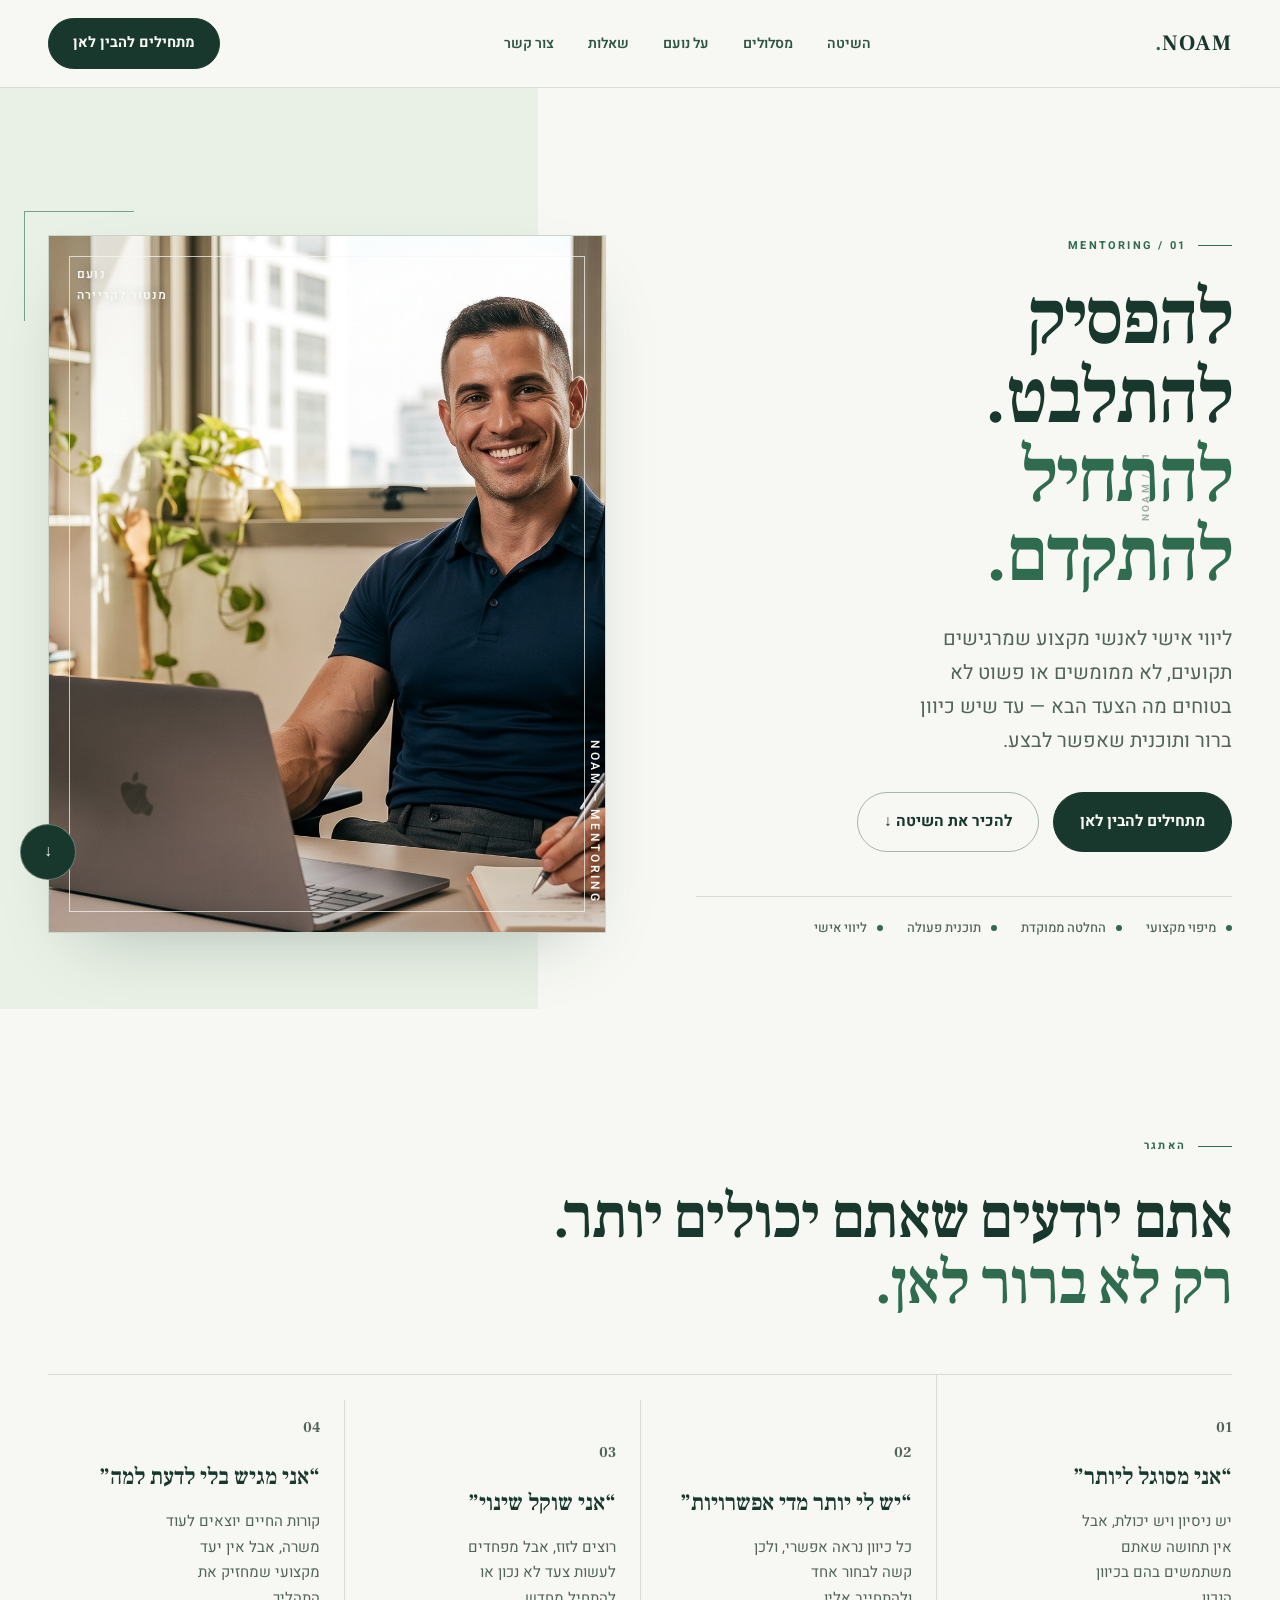
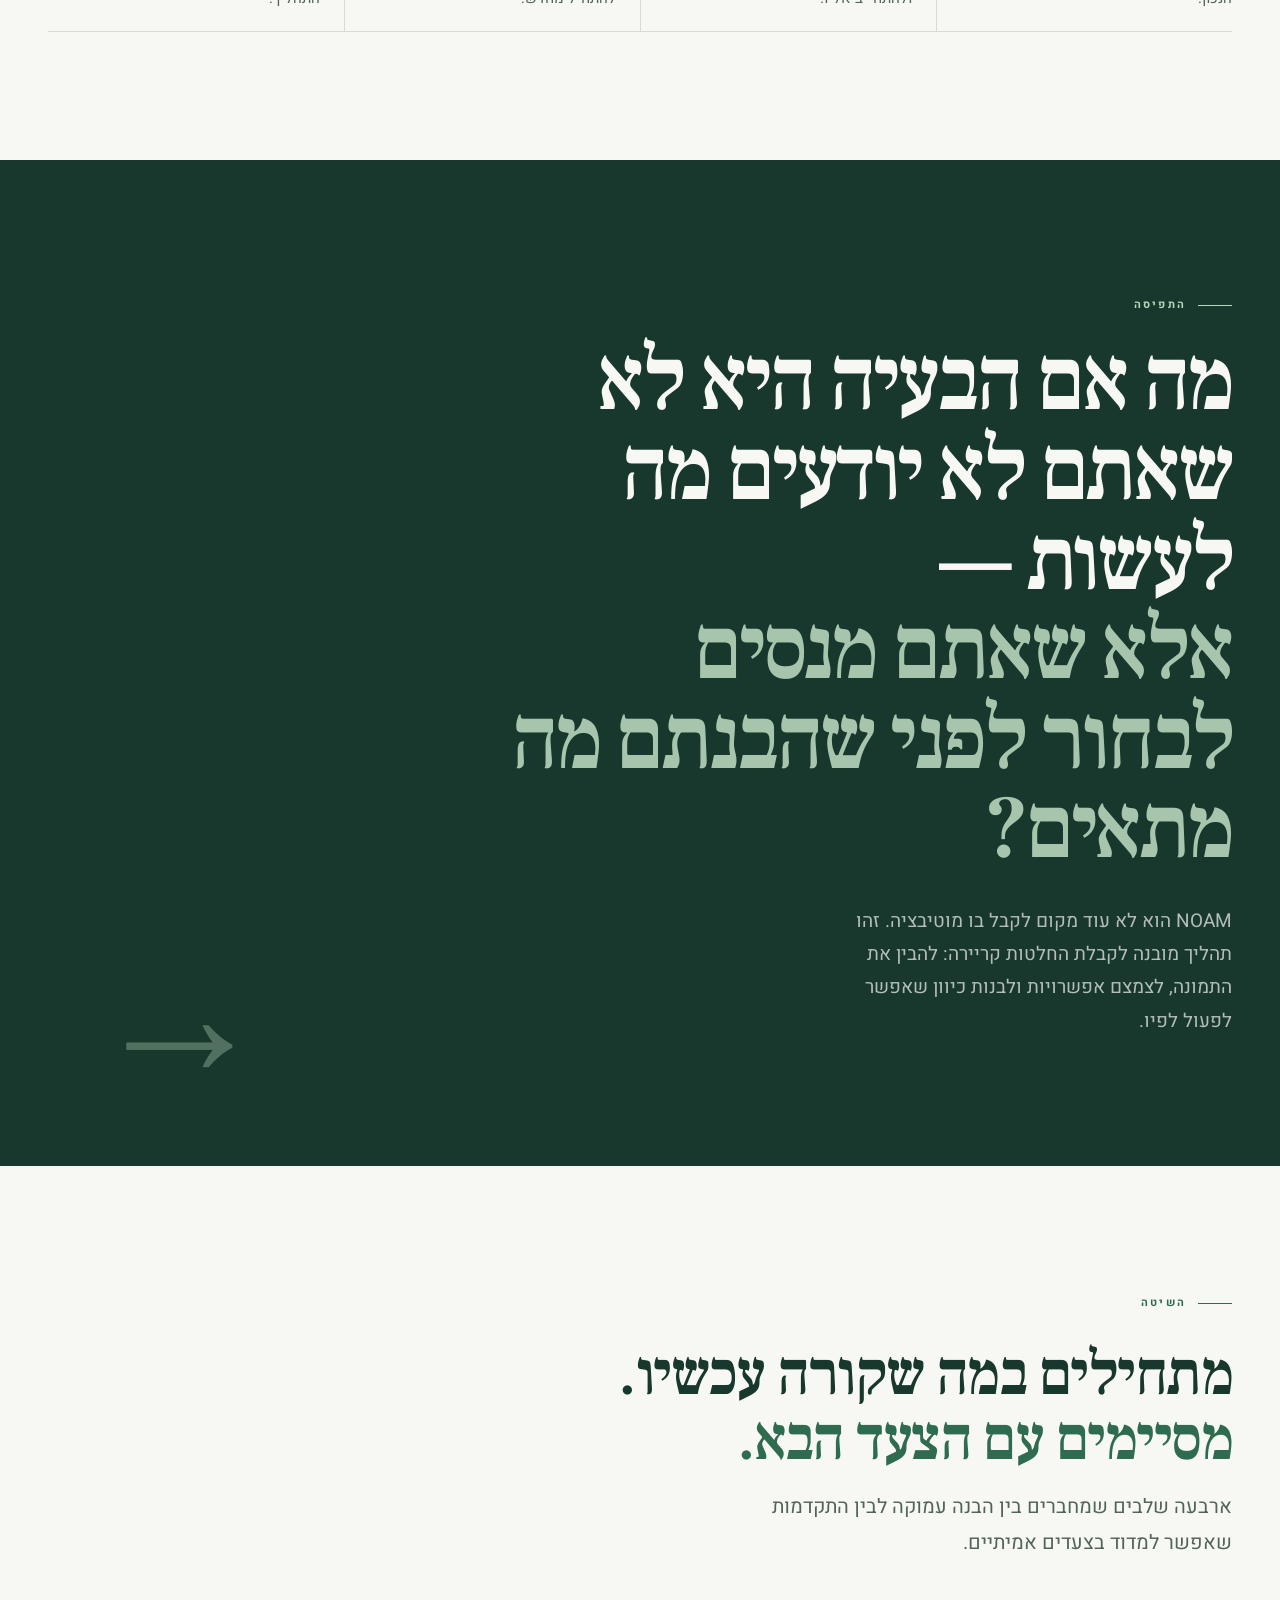
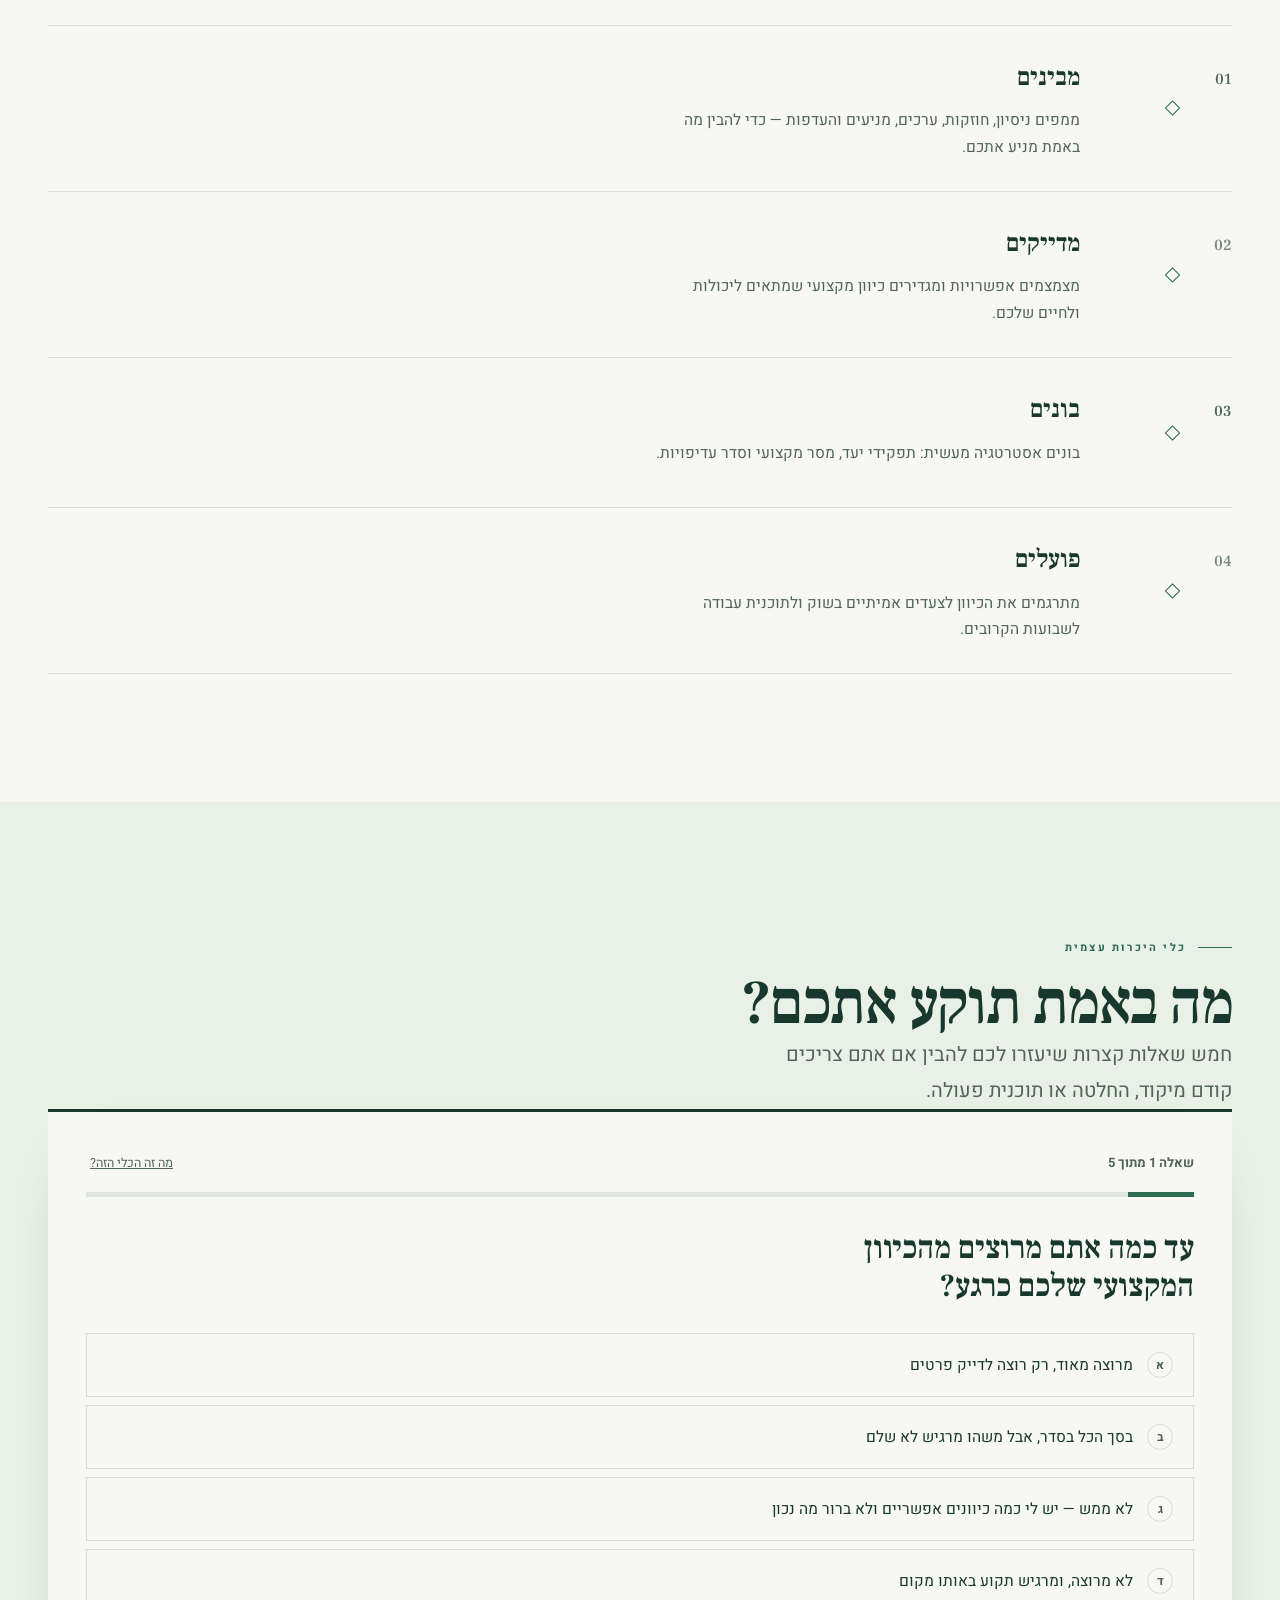
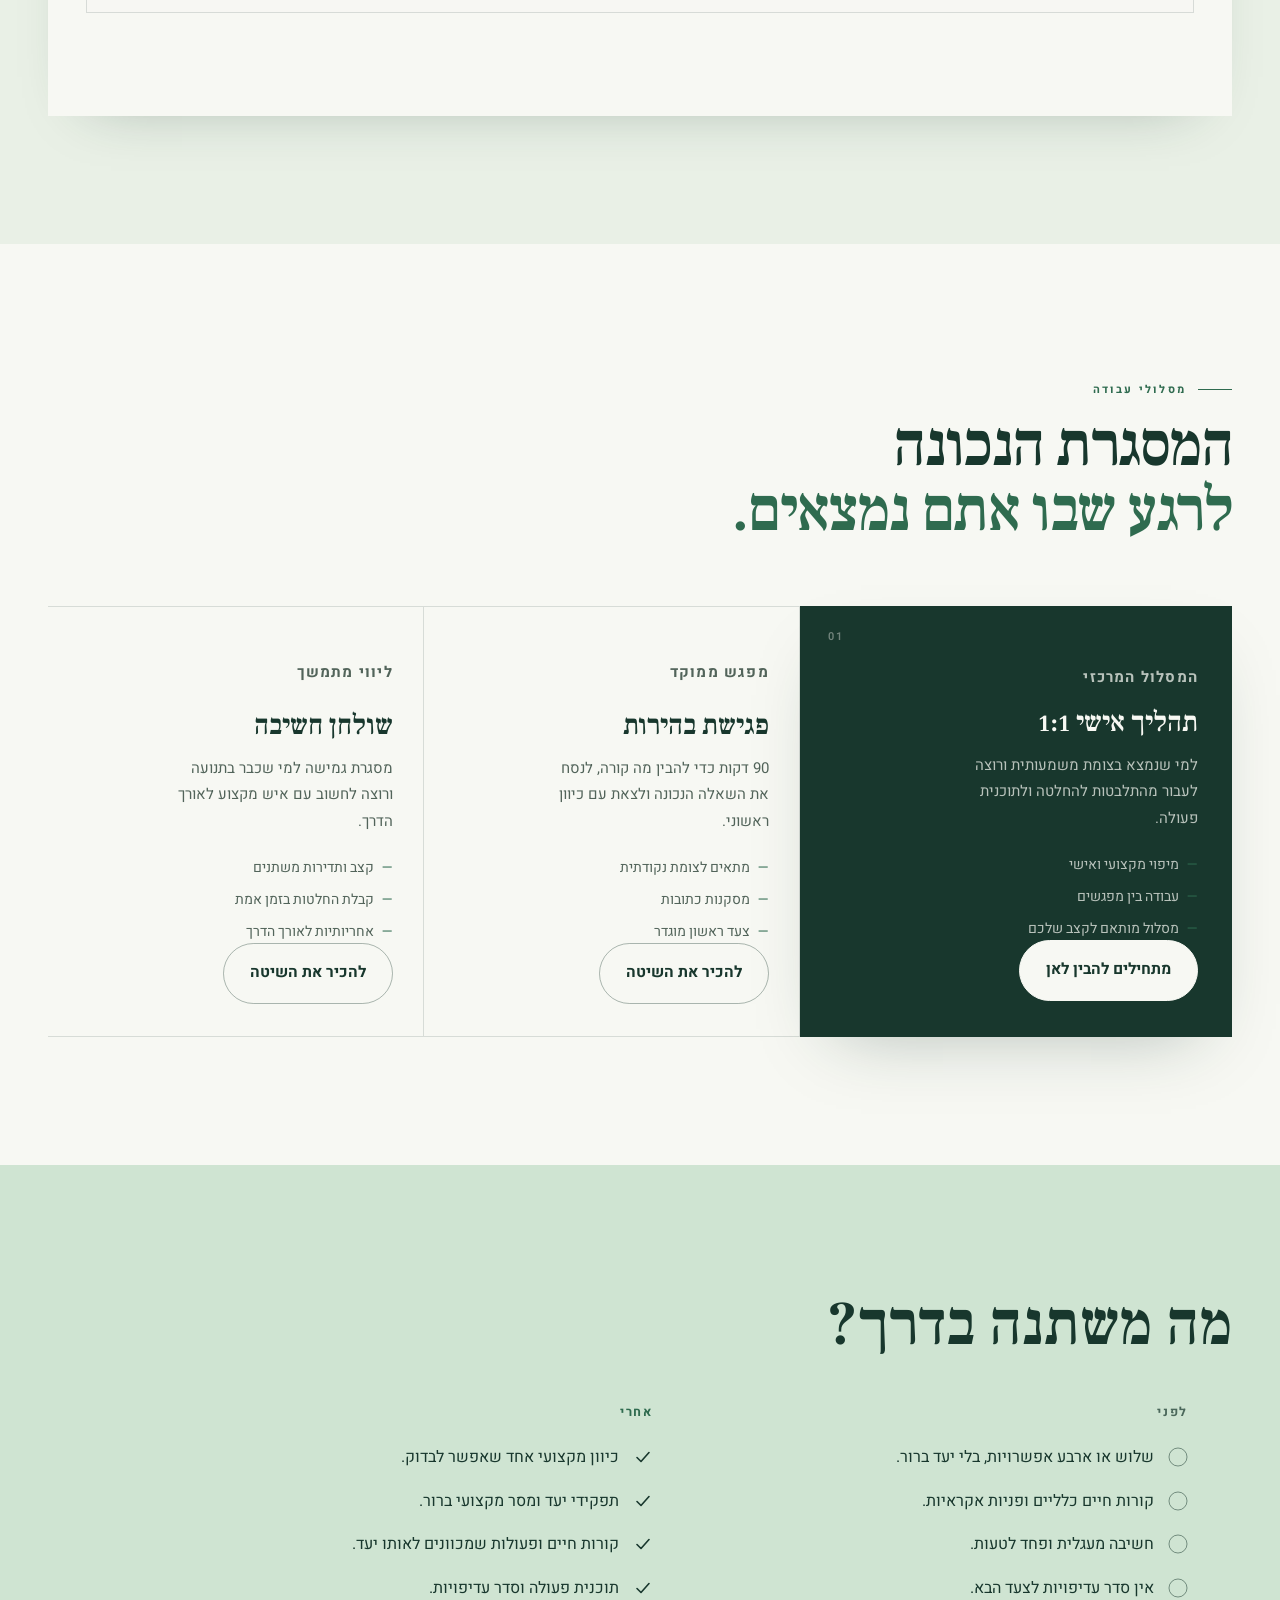
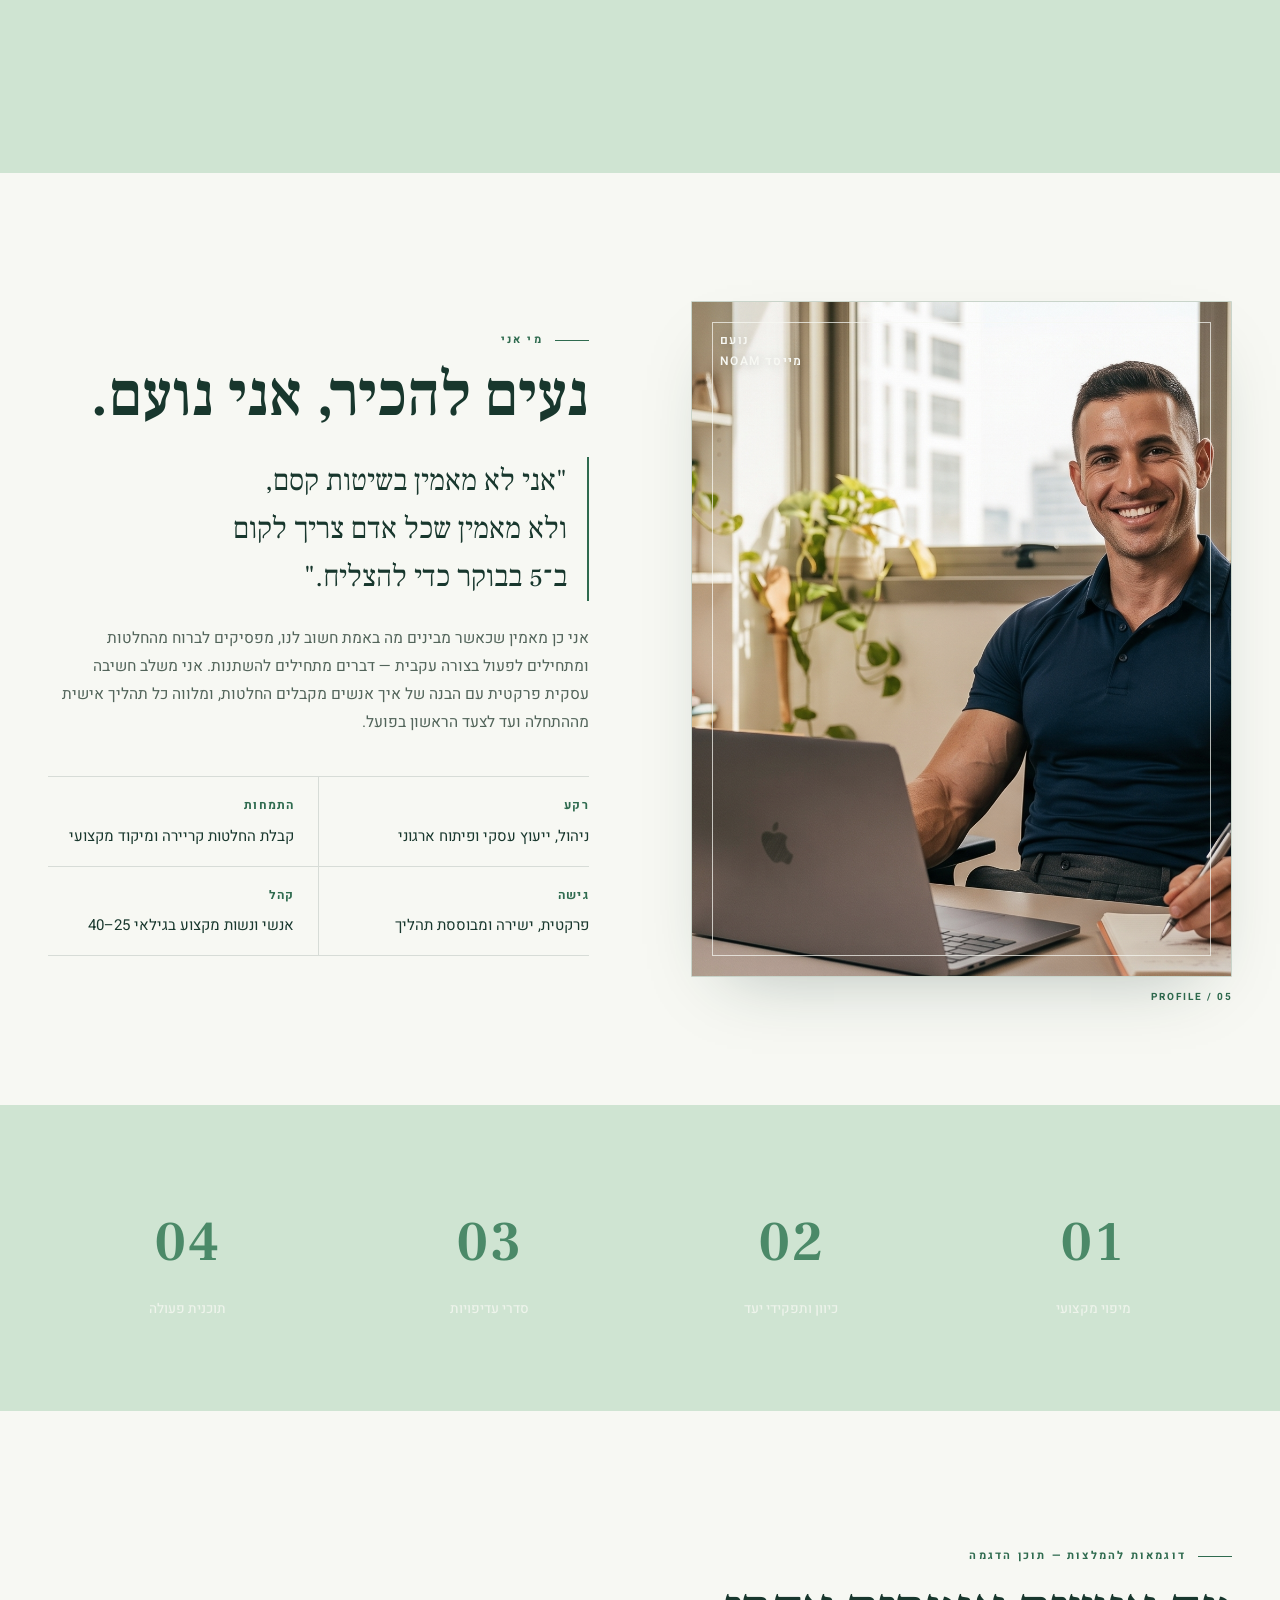
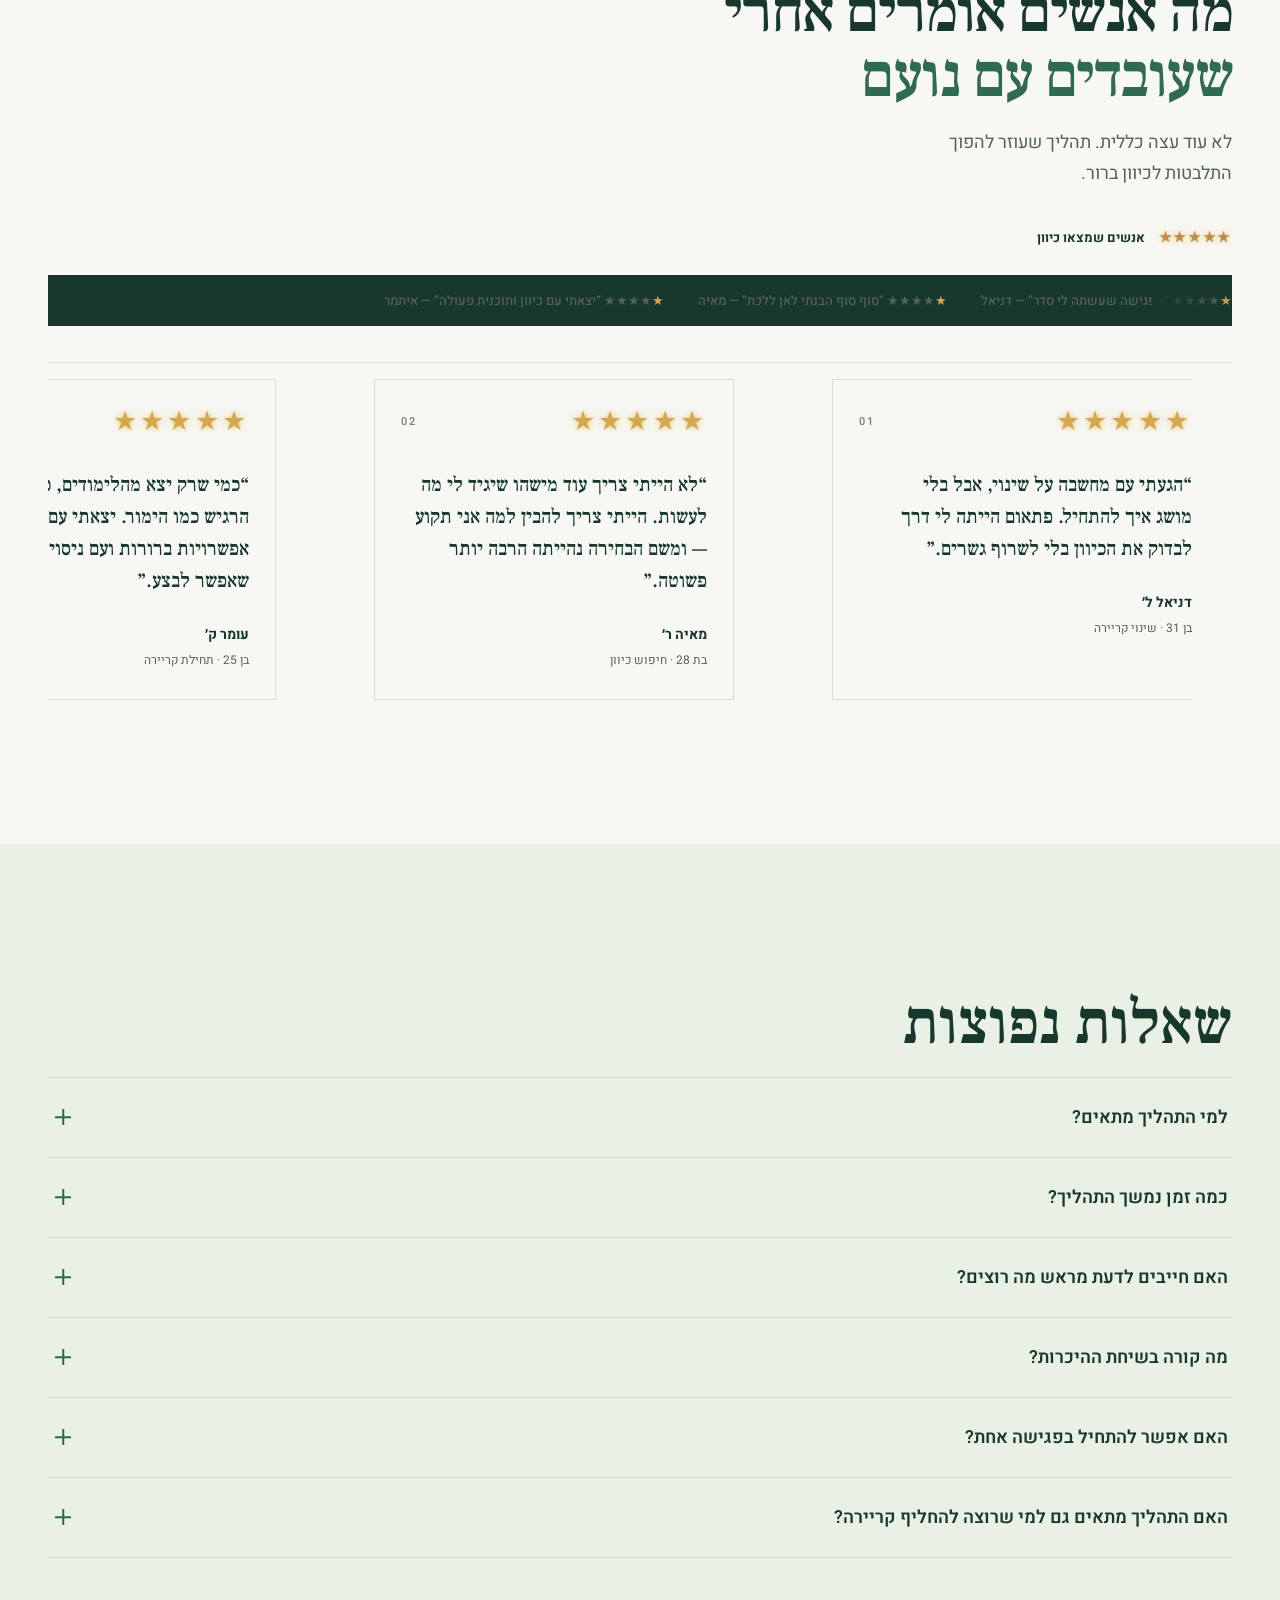
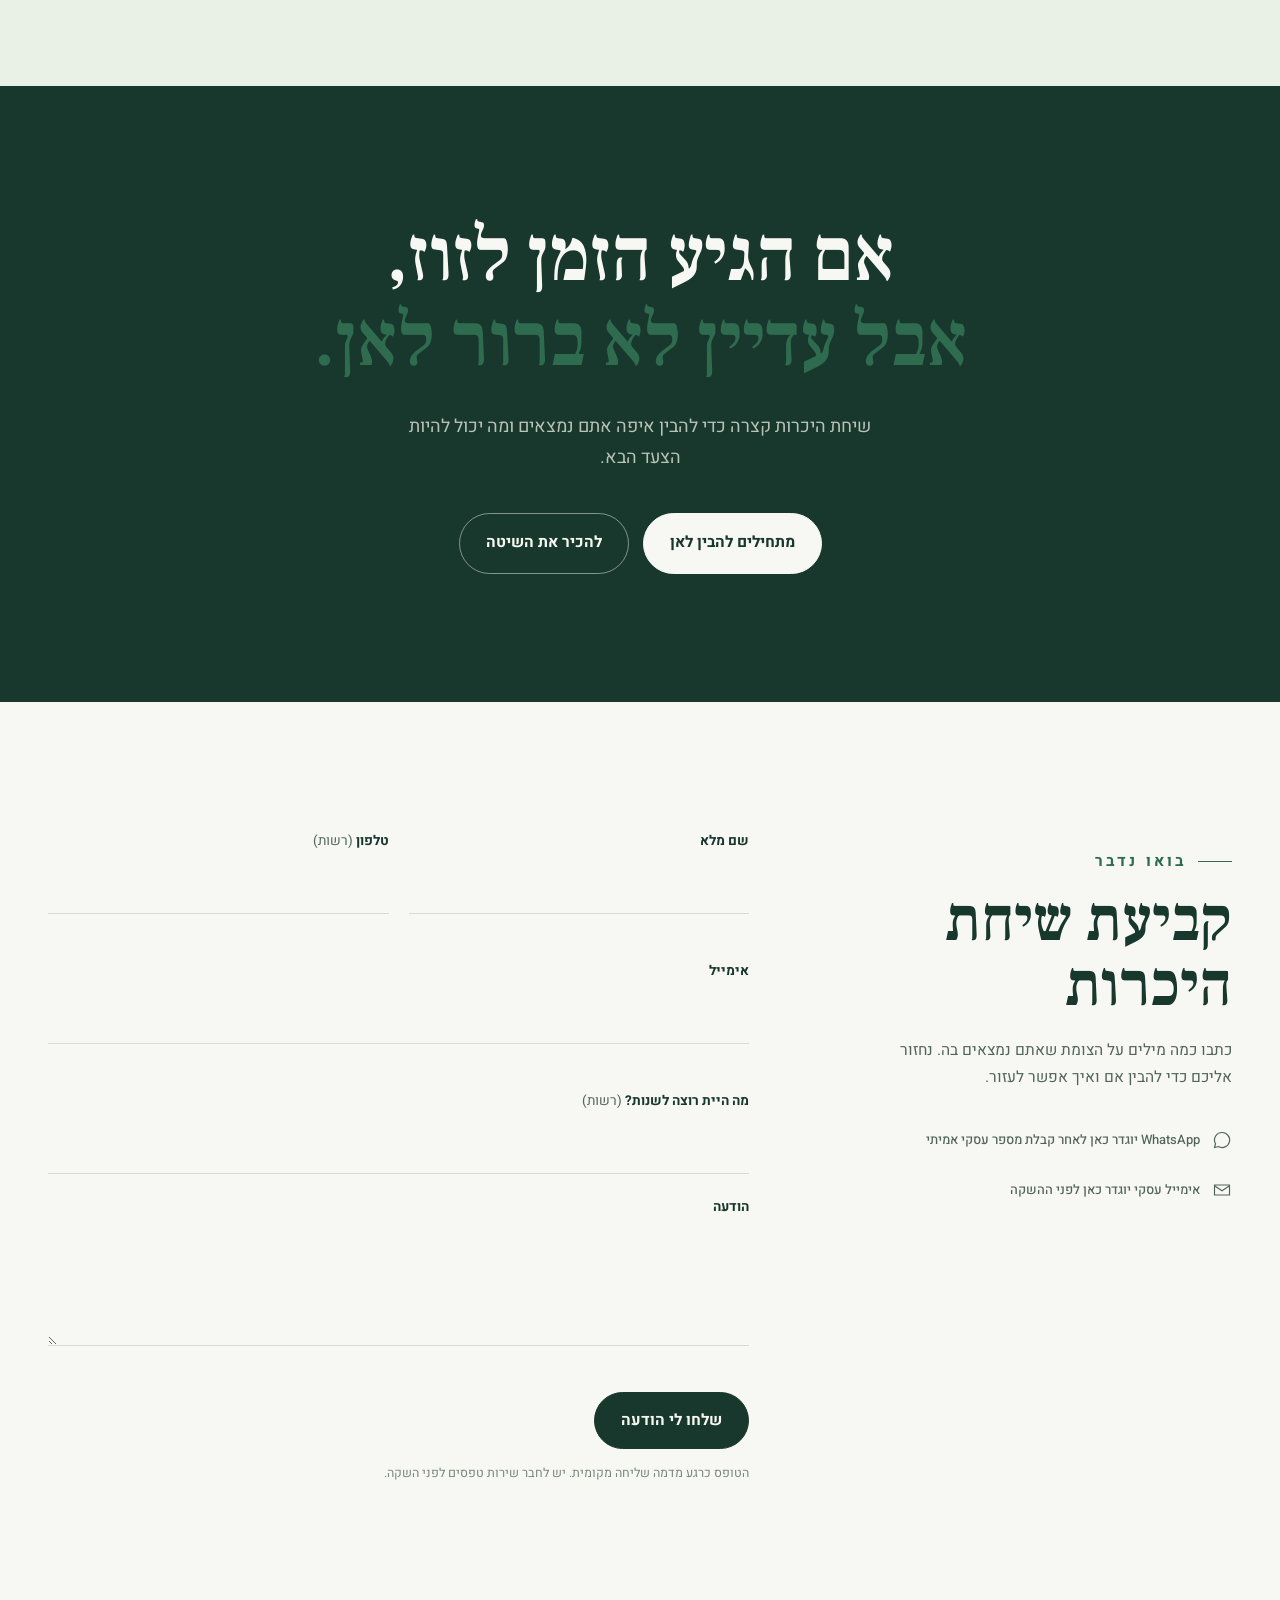
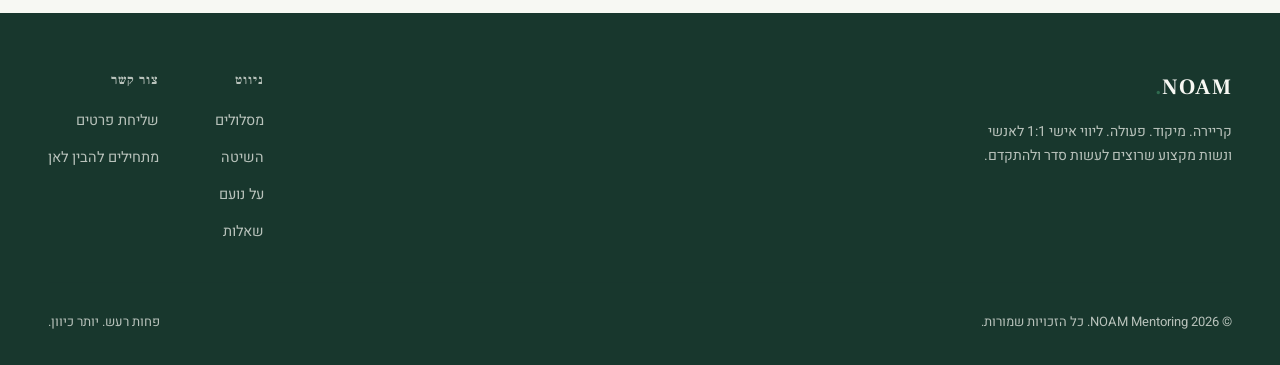
<file: index.html>
<!DOCTYPE html>
<html lang="he" dir="rtl">
<head>
<meta charset="UTF-8">
<meta name="viewport" content="width=device-width, initial-scale=1.0">
<title>NOAM | מנטורינג לקריירה עם כיוון</title>
<meta name="description" content="ליווי אישי ומעשי לאנשים שנמצאים בצומת מקצועית ורוצים להבין מה נכון להם, לקבל החלטה ולהתחיל לפעול.">
<meta property="og:title" content="NOAM | מנטורינג לקריירה עם כיוון">
<meta property="og:description" content="ליווי אישי ומעשי לקבלת החלטות קריירה, מיקוד ותוכנית פעולה.">
<meta property="og:type" content="website">
<meta property="og:locale" content="he_IL">
<link rel="canonical" href="https://noam-mentor.vercel.app/">
<link rel="preconnect" href="https://fonts.googleapis.com">
<link rel="preconnect" href="https://fonts.gstatic.com" crossorigin>
<link rel="stylesheet" href="https://fonts.googleapis.com/css2?family=Frank+Ruhl+Libre:wght@400;500;600;700;900&family=Heebo:wght@300;400;500;600;700;800&display=swap">
<script type="application/ld+json">
{"@context":"https://schema.org","@type":"ProfessionalService","name":"NOAM — מנטורינג לקריירה","description":"ליווי אישי ומעשי לקבלת החלטות קריירה, מיקוד ותוכנית פעולה.","url":"https://noam-mentor.vercel.app/","areaServed":"IL","serviceType":"Career mentoring"}
</script>
<link rel="stylesheet" href="css/styles.css">
</head>
<body>
<a class="skip-link" href="#main">דלגו לתוכן הראשי</a>

<header class="site-header" id="site-header">
  <div class="container site-header__inner">
    <a href="#top" class="logo">NOAM<span>.</span></a>
    <nav class="main-nav" aria-label="ניווט ראשי">
      <ul class="main-nav__links">
        <li><a href="method.html">השיטה</a></li>
        <li><a href="services.html">מסלולים</a></li>
        <li><a href="about.html">על נועם</a></li>
        <li><a href="faq.html">שאלות</a></li>
        <li><a href="contact.html">צור קשר</a></li>
      </ul>
    </nav>
    <div class="header-actions">
      <a href="contact.html" class="btn btn--primary">מתחילים להבין לאן</a>
      <button class="menu-toggle" id="menu-toggle" aria-expanded="false" aria-controls="mobile-menu" aria-label="פתיחת תפריט">
        <span></span><span></span><span></span>
      </button>
    </div>
  </div>
</header>

<div class="mobile-menu" id="mobile-menu">
  <nav class="mobile-menu__links" aria-label="ניווט בנייד">
    <a href="method.html">השיטה</a>
    <a href="services.html">מסלולים</a>
    <a href="about.html">על נועם</a>
    <a href="faq.html">שאלות</a>
    <a href="contact.html">צור קשר</a>
  </nav>
  <a href="contact.html" class="btn btn--primary btn--block">מתחילים להבין לאן</a>
  <p class="mobile-menu__meta">NOAM / CAREER MENTORING</p>
</div>

<main id="main">

  <!-- HERO -->
  <section class="hero" id="top">
    <div class="container hero__grid">
      <div class="hero__copy">
        <p class="eyebrow hero__eyebrow">MENTORING / 01</p>
          <h1 class="hero__title">להפסיק להתלבט. <em>להתחיל להתקדם.</em></h1>
          <p class="hero__lede">ליווי אישי לאנשי מקצוע שמרגישים תקועים, לא ממומשים או פשוט לא בטוחים מה הצעד הבא — עד שיש כיוון ברור ותוכנית שאפשר לבצע.</p>
        <div class="btn-row hero__ctas">
          <a href="contact.html" class="btn btn--primary">מתחילים להבין לאן</a>
          <a href="method.html" class="btn btn--outline">להכיר את השיטה ↓</a>
        </div>
      </div>
      <div class="hero__portrait">
        <div class="portrait">
          <span class="portrait__tag">נועם<br>מנטור לקריירה</span>
          <img class="portrait__mark" src="assets/noam-mentor.jpg" alt="נועם, מנטור לקריירה, יושב במשרד">
          <svg class="portrait__grain" aria-hidden="true">
            <filter id="grain1"><feTurbulence type="fractalNoise" baseFrequency="0.85" numOctaves="2" stitchTiles="stitch"></feTurbulence><feColorMatrix type="saturate" values="0"></feColorMatrix></filter>
            <rect width="100%" height="100%" filter="url(#grain1)" opacity=".06"></rect>
          </svg>
          <div class="portrait__frame" aria-hidden="true"></div>
          <span class="portrait__caption">NOAM — MENTORING</span>
        </div>
      </div>
      <ul class="hero__trust">
        <li>מיפוי מקצועי</li>
        <li>החלטה ממוקדת</li>
        <li>תוכנית פעולה</li>
        <li>ליווי אישי</li>
      </ul>
    </div>
  </section>

  <!-- PROBLEM -->
  <section class="section paper" aria-labelledby="problem-title">
    <div class="container">
      <div class="reveal problem__head">
        <p class="eyebrow">האתגר</p>
        <h2 class="problem__title" id="problem-title">אתם יודעים שאתם יכולים יותר.<br><em>רק לא ברור לאן.</em></h2>
        <p class="lede">הבעיה היא לא חוסר יכולת. היא ניסיון לבחור לפני שהבנתם מה באמת מתאים לכם.</p>
      </div>
      <div class="problem__grid">
        <article class="problem__card reveal">
          <p class="problem__num">01</p>
          <h3>“אני מסוגל ליותר”</h3>
          <p>יש ניסיון ויש יכולת, אבל אין תחושה שאתם משתמשים בהם בכיוון הנכון.</p>
        </article>
        <article class="problem__card reveal">
          <p class="problem__num">02</p>
          <h3>“יש לי יותר מדי אפשרויות”</h3>
          <p>כל כיוון נראה אפשרי, ולכן קשה לבחור אחד ולהתחייב אליו.</p>
        </article>
        <article class="problem__card reveal">
          <p class="problem__num">03</p>
          <h3>“אני שוקל שינוי”</h3>
          <p>רוצים לזוז, אבל מפחדים לעשות צעד לא נכון או להתחיל מחדש.</p>
        </article>
        <article class="problem__card reveal">
          <p class="problem__num">04</p>
          <h3>“אני מגיש בלי לדעת למה”</h3>
          <p>קורות החיים יוצאים לעוד משרה, אבל אין יעד מקצועי שמחזיק את התהליך.</p>
        </article>
      </div>
    </div>
  </section>

  <!-- BIG IDEA -->
  <section class="section ink big-idea" aria-labelledby="big-idea-title">
    <div class="container">
      <p class="eyebrow reveal big-idea__eyebrow">התפיסה</p>
      <h2 class="big-idea__title reveal" id="big-idea-title">מה אם הבעיה היא לא שאתם לא יודעים מה לעשות —<br><span class="dim">אלא שאתם מנסים לבחור לפני שהבנתם מה מתאים?</span></h2>
      <p class="big-idea__body reveal">NOAM הוא לא עוד מקום לקבל בו מוטיבציה. זהו תהליך מובנה לקבלת החלטות קריירה: להבין את התמונה, לצמצם אפשרויות ולבנות כיוון שאפשר לפעול לפיו.</p>
    </div>
  </section>

  <!-- METHOD -->
  <section class="section paper" id="method" aria-labelledby="method-title">
    <div class="container">
      <div class="reveal method__head">
        <p class="eyebrow">השיטה</p>
        <h2 class="method__title" id="method-title">מתחילים במה שקורה עכשיו.<br><em>מסיימים עם הצעד הבא.</em></h2>
        <p class="lede">ארבעה שלבים שמחברים בין הבנה עמוקה לבין התקדמות שאפשר למדוד בצעדים אמיתיים.</p>
      </div>
      <div class="method__list">
        <div class="method__item reveal">
          <p class="method__num">01</p>
          <div><h3>מבינים</h3><p>ממפים ניסיון, חוזקות, ערכים, מניעים והעדפות — כדי להבין מה באמת מניע אתכם.</p></div>
        </div>
        <div class="method__item reveal">
          <p class="method__num">02</p>
          <div><h3>מדייקים</h3><p>מצמצמים אפשרויות ומגדירים כיוון מקצועי שמתאים ליכולות ולחיים שלכם.</p></div>
        </div>
        <div class="method__item reveal">
          <p class="method__num">03</p>
          <div><h3>בונים</h3><p>בונים אסטרטגיה מעשית: תפקידי יעד, מסר מקצועי וסדר עדיפויות.</p></div>
        </div>
        <div class="method__item reveal">
          <p class="method__num">04</p>
          <div><h3>פועלים</h3><p>מתרגמים את הכיוון לצעדים אמיתיים בשוק ולתוכנית עבודה לשבועות הקרובים.</p></div>
        </div>
      </div>
    </div>
  </section>

  <!-- DIAGNOSTIC -->
  <section class="section paper-dim diagnostic" aria-labelledby="diag-title">
    <div class="container">
      <div class="reveal">
        <p class="eyebrow">כלי היכרות עצמית</p>
        <h2 class="method__title method__title--offset" id="diag-title">מה באמת תוקע אתכם?</h2>
        <p class="lede">חמש שאלות קצרות שיעזרו לכם להבין אם אתם צריכים קודם מיקוד, החלטה או תוכנית פעולה.</p>
      </div>

      <div class="diagnostic__panel reveal" id="diag-panel">
        <div id="diag-quiz">
          <div class="diagnostic__top">
            <span class="diagnostic__step-label" id="diag-step-label">שאלה 1 מתוך 5</span>
            <button type="button" class="diagnostic__disclaimer-btn" id="diag-info-btn" aria-expanded="false" aria-controls="diag-info">מה זה הכלי הזה?</button>
          </div>
          <p id="diag-info" class="diagnostic__result-note diagnostic__info">זהו כלי קליל להתבוננות עצמית שנועד לעורר מחשבה — לא אבחון פסיכולוגי מדעי ולא תחליף לשיחה אישית.</p>
          <div class="diagnostic__track" role="progressbar" aria-label="התקדמות בשאלון" aria-valuemin="0" aria-valuemax="100" aria-valuenow="20" id="diag-progress-wrap">
            <div class="diagnostic__progress" id="diag-progress"></div>
          </div>

          <div aria-live="polite">
            <p class="diagnostic__question" id="diag-question">עד כמה אתם מרוצים מהכיוון המקצועי שלכם כרגע?</p>
          </div>
          <div class="diagnostic__options" id="diag-options" role="group" aria-labelledby="diag-question"></div>

          <div class="diagnostic__nav">
            <button type="button" class="diagnostic__back" id="diag-back">→ שאלה קודמת</button>
            <span></span>
          </div>
        </div>

        <div class="diagnostic__result" id="diag-result">
          <p class="eyebrow diagnostic__result-eyebrow">התוצאה שלכם</p>
          <h3 class="diagnostic__result-title" id="diag-result-title">האתגר המרכזי שלכם: חוסר מיקוד</h3>
          <p class="diagnostic__result-body" id="diag-result-body">מהתשובות שלכם נראה שהבעיה אינה חוסר מוטיבציה, אלא קושי להפוך רצונות לכיוון ברור.</p>
          <p class="diagnostic__result-note">זהו כלי קליל להתבוננות עצמית ולא אבחון פסיכולוגי מדעי. לתמונה מדויקת יותר — שיחת היכרות אישית תמיד עוזרת יותר מכל שאלון.</p>
          <p class="diagnostic__result-prompt">רוצים להבין מה הצעד הבא?</p>
          <div class="diagnostic__result-actions">
            <a href="contact.html" class="btn btn--primary">מתחילים להבין לאן</a>
            <button type="button" class="diagnostic__restart" id="diag-restart">להתחיל את השאלון מחדש</button>
          </div>
        </div>
      </div>
    </div>
  </section>

  <!-- SERVICES -->
  <section class="section paper" id="services" aria-labelledby="services-title">
    <div class="container">
      <div class="reveal">
        <p class="eyebrow">מסלולי עבודה</p>
        <h2 class="method__title" id="services-title">המסגרת הנכונה<br><em>לרגע שבו אתם נמצאים.</em></h2>
      </div>
      <div class="services__grid reveal">
        <div class="service-card service-card--featured">
          <p class="service-card__duration">המסלול המרכזי</p>
          <h3>תהליך אישי 1:1</h3>
          <p>למי שנמצא בצומת משמעותית ורוצה לעבור מהתלבטות להחלטה ולתוכנית פעולה.</p>
          <ul><li>מיפוי מקצועי ואישי</li><li>עבודה בין מפגשים</li><li>מסלול מותאם לקצב שלכם</li></ul>
          <a href="contact.html" class="btn btn--primary">מתחילים להבין לאן</a>
        </div>
        <div class="service-card">
          <p class="service-card__duration">מפגש ממוקד</p>
          <h3>פגישת בהירות</h3>
          <p>90 דקות כדי להבין מה קורה, לנסח את השאלה הנכונה ולצאת עם כיוון ראשוני.</p>
          <ul><li>מתאים לצומת נקודתית</li><li>מסקנות כתובות</li><li>צעד ראשון מוגדר</li></ul>
          <a href="method.html" class="btn btn--outline">להכיר את השיטה</a>
        </div>
        <div class="service-card">
          <p class="service-card__duration">ליווי מתמשך</p>
          <h3>שולחן חשיבה</h3>
          <p>מסגרת גמישה למי שכבר בתנועה ורוצה לחשוב עם איש מקצוע לאורך הדרך.</p>
          <ul><li>קצב ותדירות משתנים</li><li>קבלת החלטות בזמן אמת</li><li>אחריותיות לאורך הדרך</li></ul>
          <a href="method.html" class="btn btn--outline">להכיר את השיטה</a>
        </div>
      </div>
    </div>
  </section>

  <!-- BEFORE / AFTER -->
  <section class="section ink" aria-labelledby="compare-title">
    <div class="container">
      <h2 class="compare__title reveal" id="compare-title">מה משתנה בדרך?</h2>
      <div class="compare__grid reveal">
        <div class="compare__col compare__col--before">
          <p class="compare__label">לפני</p>
          <ul class="compare__list">
            <li><svg class="compare__icon" viewBox="0 0 20 20" aria-hidden="true"><circle cx="10" cy="10" r="9" stroke="currentColor" stroke-opacity=".5" fill="none"></circle></svg>שלוש או ארבע אפשרויות, בלי יעד ברור.</li>
            <li><svg class="compare__icon" viewBox="0 0 20 20" aria-hidden="true"><circle cx="10" cy="10" r="9" stroke="currentColor" stroke-opacity=".5" fill="none"></circle></svg>קורות חיים כלליים ופניות אקראיות.</li>
            <li><svg class="compare__icon" viewBox="0 0 20 20" aria-hidden="true"><circle cx="10" cy="10" r="9" stroke="currentColor" stroke-opacity=".5" fill="none"></circle></svg>חשיבה מעגלית ופחד לטעות.</li>
            <li><svg class="compare__icon" viewBox="0 0 20 20" aria-hidden="true"><circle cx="10" cy="10" r="9" stroke="currentColor" stroke-opacity=".5" fill="none"></circle></svg>אין סדר עדיפויות לצעד הבא.</li>
          </ul>
        </div>
        <div class="compare__col compare__col--after">
          <p class="compare__label">אחרי</p>
          <ul class="compare__list">
            <li><svg class="compare__icon" viewBox="0 0 20 20" aria-hidden="true"><path d="M4 10.5l4 4 8-9" stroke="currentColor" stroke-width="1.6" fill="none" stroke-linecap="round" stroke-linejoin="round"></path></svg>כיוון מקצועי אחד שאפשר לבדוק.</li>
            <li><svg class="compare__icon" viewBox="0 0 20 20" aria-hidden="true"><path d="M4 10.5l4 4 8-9" stroke="currentColor" stroke-width="1.6" fill="none" stroke-linecap="round" stroke-linejoin="round"></path></svg>תפקידי יעד ומסר מקצועי ברור.</li>
            <li><svg class="compare__icon" viewBox="0 0 20 20" aria-hidden="true"><path d="M4 10.5l4 4 8-9" stroke="currentColor" stroke-width="1.6" fill="none" stroke-linecap="round" stroke-linejoin="round"></path></svg>קורות חיים ופעולות שמכוונים לאותו יעד.</li>
            <li><svg class="compare__icon" viewBox="0 0 20 20" aria-hidden="true"><path d="M4 10.5l4 4 8-9" stroke="currentColor" stroke-width="1.6" fill="none" stroke-linecap="round" stroke-linejoin="round"></path></svg>תוכנית פעולה וסדר עדיפויות.</li>
          </ul>
        </div>
      </div>
    </div>
  </section>

  <!-- ABOUT -->
  <section class="section paper" id="about" aria-labelledby="about-title">
    <div class="container about__grid">
      <div class="about__portrait reveal">
        <div class="portrait">
          <span class="portrait__tag">נועם<br>מייסד NOAM</span>
          <img class="portrait__mark" src="assets/noam-mentor.jpg" alt="נועם, מנטור לקריירה, יושב במשרד">
          <svg class="portrait__grain" aria-hidden="true">
            <filter id="grain2"><feTurbulence type="fractalNoise" baseFrequency="0.85" numOctaves="2" stitchTiles="stitch"></feTurbulence><feColorMatrix type="saturate" values="0"></feColorMatrix></filter>
            <rect width="100%" height="100%" filter="url(#grain2)" opacity=".06"></rect>
          </svg>
          <div class="portrait__frame" aria-hidden="true"></div>
        </div>
      </div>
      <div class="about__content reveal">
        <p class="eyebrow">מי אני</p>
        <h2 class="about__title" id="about-title">נעים להכיר, אני נועם.</h2>
        <p class="about__quote">"אני לא מאמין בשיטות קסם, ולא מאמין שכל אדם צריך לקום ב־5 בבוקר כדי להצליח."</p>
        <p class="about__text">אני כן מאמין שכאשר מבינים מה באמת חשוב לנו, מפסיקים לברוח מהחלטות ומתחילים לפעול בצורה עקבית — דברים מתחילים להשתנות. אני משלב חשיבה עסקית פרקטית עם הבנה של איך אנשים מקבלים החלטות, ומלווה כל תהליך אישית מההתחלה ועד לצעד הראשון בפועל.</p>
        <div class="about__facts">
          <div class="about__fact"><p class="about__fact-label">רקע</p><p class="about__fact-value">ניהול, ייעוץ עסקי ופיתוח ארגוני</p></div>
          <div class="about__fact"><p class="about__fact-label">התמחות</p><p class="about__fact-value">קבלת החלטות קריירה ומיקוד מקצועי</p></div>
          <div class="about__fact"><p class="about__fact-label">גישה</p><p class="about__fact-value">פרקטית, ישירה ומבוססת תהליך</p></div>
          <div class="about__fact"><p class="about__fact-label">קהל</p><p class="about__fact-value">אנשי ונשות מקצוע בגילאי 25–40</p></div>
        </div>
      </div>
    </div>
  </section>

  <!-- TRUST -->
  <section class="section ink section--tight" aria-label="נתוני אמון">
    <div class="container">
      <div class="trust__grid reveal">
        <div><p class="trust__num">01</p><p class="trust__label">מיפוי מקצועי</p></div>
        <div><p class="trust__num">02</p><p class="trust__label">כיוון ותפקידי יעד</p></div>
        <div><p class="trust__num">03</p><p class="trust__label">סדרי עדיפויות</p></div>
        <div><p class="trust__num">04</p><p class="trust__label">תוכנית פעולה</p></div>
      </div>
    </div>
  </section>

  <!-- TESTIMONIALS -->
  <section class="section paper" aria-labelledby="testi-title">
    <div class="container">
      <div class="reveal">
        <p class="eyebrow">דוגמאות להמלצות — תוכן הדגמה</p>
        <h2 class="method__title" id="testi-title">מה אנשים אומרים אחרי<br><em>שעובדים עם נועם</em></h2>
        <p class="testimonials__subtitle">לא עוד עצה כללית. תהליך שעוזר להפוך התלבטות לכיוון ברור.</p>
      </div>
      <div class="testimonials__trust reveal" aria-label="דירוג הדגמה">
        <span class="testimonials__stars" aria-hidden="true">★★★★★</span>
        <span>אנשים שמצאו כיוון</span>
      </div>
      <div class="testimonials__ticker" aria-label="דוגמאות קצרות לתוצאות התהליך">
        <span>★★★★★ “הפגישה שעשתה לי סדר” — דניאל</span>
        <span>★★★★★ “סוף סוף הבנתי לאן ללכת” — מאיה</span>
        <span>★★★★★ “יצאתי עם כיוון ותוכנית פעולה” — איתמר</span>
      </div>
      <div class="testimonials__grid testimonials__grid--full reveal">
        <div class="testimonials__track">
        <figure class="testimonial"><div class="testimonial__top"><span class="testimonial__stars" aria-label="חמישה כוכבים">★★★★★</span><span class="testimonial__number">01</span></div><blockquote>“הגעתי עם מחשבה על שינוי, אבל בלי מושג איך להתחיל. פתאום הייתה לי דרך לבדוק את הכיוון בלי לשרוף גשרים.”</blockquote><figcaption><strong>דניאל ל׳</strong><span>בן 31 · שינוי קריירה</span></figcaption></figure>
        <figure class="testimonial"><div class="testimonial__top"><span class="testimonial__stars" aria-label="חמישה כוכבים">★★★★★</span><span class="testimonial__number">02</span></div><blockquote>“לא הייתי צריך עוד מישהו שיגיד לי מה לעשות. הייתי צריך להבין למה אני תקוע — ומשם הבחירה נהייתה הרבה יותר פשוטה.”</blockquote><figcaption><strong>מאיה ר׳</strong><span>בת 28 · חיפוש כיוון</span></figcaption></figure>
        <figure class="testimonial"><div class="testimonial__top"><span class="testimonial__stars" aria-label="חמישה כוכבים">★★★★★</span><span class="testimonial__number">03</span></div><blockquote>“כמי שרק יצא מהלימודים, כל תפקיד הרגיש כמו הימור. יצאתי עם שתי אפשרויות ברורות ועם ניסוי ראשון שאפשר לבצע.”</blockquote><figcaption><strong>עומר ק׳</strong><span>בן 25 · תחילת קריירה</span></figcaption></figure>
        <figure class="testimonial"><div class="testimonial__top"><span class="testimonial__stars" aria-label="חמישה כוכבים">★★★★★</span><span class="testimonial__number">04</span></div><blockquote>“המעבר לניהול הלחיץ אותי. התהליך עזר לי להבין איזה מנהל אני רוצה להיות ואיזה צעדים יעזרו לי להיכנס לתפקיד נכון.”</blockquote><figcaption><strong>רוני ש׳</strong><span>בת 36 · מעבר לתפקיד ניהולי</span></figcaption></figure>
        <figure class="testimonial"><div class="testimonial__top"><span class="testimonial__stars" aria-label="חמישה כוכבים">★★★★★</span><span class="testimonial__number">05</span></div><blockquote>“אחרי הפסקה ארוכה הרגשתי שקורות החיים שלי לא מספרים את הסיפור. קודם החזרנו לי את הביטחון, אחר כך בנינו את הצעד הבא.”</blockquote><figcaption><strong>יעל מ׳</strong><span>בת 40 · כניסה מחדש לשוק העבודה</span></figcaption></figure>
        <figure class="testimonial"><div class="testimonial__top"><span class="testimonial__stars" aria-label="חמישה כוכבים">★★★★★</span><span class="testimonial__number">06</span></div><blockquote>“הייתי בין שני מסלולים טובים ולא הצלחתי לבחור. בנינו קריטריונים אמיתיים, וההחלטה הפסיקה להיות עניין של תחושת בטן.”</blockquote><figcaption><strong>איתי פ׳</strong><span>בן 34 · בחירה בין שני כיוונים</span></figcaption></figure>
        <figure class="testimonial"><div class="testimonial__top"><span class="testimonial__stars" aria-label="חמישה כוכבים">★★★★★</span><span class="testimonial__number">07</span></div><blockquote>“הבנתי שאני לא צריך להחליף הכול. הייתי צריך להגדיר טוב יותר מה אני מחפש ומה אני כבר מביא איתי.”</blockquote><figcaption><strong>נועה ג׳</strong><span>בת 30 · דיוק מקצועי</span></figcaption></figure>
        <figure class="testimonial"><div class="testimonial__top"><span class="testimonial__stars" aria-label="חמישה כוכבים">★★★★★</span><span class="testimonial__number">08</span></div><blockquote>“הדבר הכי משמעותי היה לצאת מכל מפגש עם פעולה ברורה. פחות דיבורים, יותר צעדים שאפשר לסמן.”</blockquote><figcaption><strong>אלון ב׳</strong><span>בן 38 · בניית תוכנית פעולה</span></figcaption></figure>
        <figure class="testimonial"><div class="testimonial__top"><span class="testimonial__stars" aria-label="חמישה כוכבים">★★★★★</span><span class="testimonial__number">09</span></div><blockquote>“היו לי ספקות לגבי הכיוון שלי, אבל לא רציתי לקבל החלטה מתוך לחץ. התהליך נתן לי ביטחון לבדוק לפני שאני קופץ.”</blockquote><figcaption><strong>שירה נ׳</strong><span>בת 27 · ביטחון בהחלטה</span></figcaption></figure>
        <figure class="testimonial"><div class="testimonial__top"><span class="testimonial__stars" aria-label="חמישה כוכבים">★★★★★</span><span class="testimonial__number">10</span></div><blockquote>“קיבלתי מסגרת לחשוב על מהלך משמעותי בצורה מחושבת: מה הסיכון, מה אפשר לבדוק עכשיו ומה לא חייבים להחליט היום.”</blockquote><figcaption><strong>גיל ע׳</strong><span>בן 42 · מהלך קריירה מחושב</span></figcaption></figure>
        </div>
      </div>
    </div>
  </section>

  <!-- FAQ -->
  <section class="section paper-dim" id="faq" aria-labelledby="faq-title">
    <div class="container">
      <h2 class="faq__title reveal" id="faq-title">שאלות נפוצות</h2>
      <div class="faq__list reveal" id="faq-list">
        <div class="faq__item">
          <h3><button class="faq__q" id="faq-q1" aria-expanded="false" aria-controls="faq-a1">למי התהליך מתאים?<span class="faq__plus" aria-hidden="true"></span></button></h3>
          <div class="faq__a" id="faq-a1" role="region" aria-labelledby="faq-q1"><div class="faq__a-inner"><p>לאנשי ונשות מקצוע בגילאי 25–40 בערך, שמרגישים תקועים או מתלבטים לגבי הכיוון המקצועי שלהם ורוצים תהליך מעשי — לא רק שיחה נעימה.</p></div></div>
        </div>
        <div class="faq__item">
          <h3><button class="faq__q" id="faq-q2" aria-expanded="false" aria-controls="faq-a2">כמה זמן נמשך התהליך?<span class="faq__plus" aria-hidden="true"></span></button></h3>
          <div class="faq__a" id="faq-a2" role="region" aria-labelledby="faq-q2"><div class="faq__a-inner"><p>תלוי במטרה. אפשר להתחיל בפגישת מיקוד אחת, ואפשר לעבור לתהליך מלא של 8–12 מפגשים. נגדיר יחד את המסגרת שמתאימה לכם בשיחת ההיכרות.</p></div></div>
        </div>
        <div class="faq__item">
          <h3><button class="faq__q" id="faq-q3" aria-expanded="false" aria-controls="faq-a3">האם חייבים לדעת מראש מה רוצים?<span class="faq__plus" aria-hidden="true"></span></button></h3>
          <div class="faq__a" id="faq-a3" role="region" aria-labelledby="faq-q3"><div class="faq__a-inner"><p>לא. הרבה אנשים מגיעים בדיוק כי הם לא יודעים. חלק מרכזי מהתהליך הוא להבהיר את זה יחד, בצורה מובנית.</p></div></div>
        </div>
        <div class="faq__item">
          <h3><button class="faq__q" id="faq-q4" aria-expanded="false" aria-controls="faq-a4">מה קורה בשיחת ההיכרות?<span class="faq__plus" aria-hidden="true"></span></button></h3>
          <div class="faq__a" id="faq-a4" role="region" aria-labelledby="faq-q4"><div class="faq__a-inner"><p>שיחה קצרה וממוקדת שבה נבין יחד מה המצב שלכם כרגע, מה אתם מחפשים, ואם וכיצד אפשר לעזור. בלי מכירה ובלי התחייבות.</p></div></div>
        </div>
        <div class="faq__item">
          <h3><button class="faq__q" id="faq-q5" aria-expanded="false" aria-controls="faq-a5">האם אפשר להתחיל בפגישה אחת?<span class="faq__plus" aria-hidden="true"></span></button></h3>
          <div class="faq__a" id="faq-a5" role="region" aria-labelledby="faq-q5"><div class="faq__a-inner"><p>בהחלט. פגישת המיקוד של 90 דקות בנויה כך שתצאו ממנה עם ערך ברור, גם אם תבחרו לעצור שם.</p></div></div>
        </div>
        <div class="faq__item">
          <h3><button class="faq__q" id="faq-q6" aria-expanded="false" aria-controls="faq-a6">האם התהליך מתאים גם למי שרוצה להחליף קריירה?<span class="faq__plus" aria-hidden="true"></span></button></h3>
          <div class="faq__a" id="faq-a6" role="region" aria-labelledby="faq-q6"><div class="faq__a-inner"><p>כן. חלק גדול מהתהליכים שאני מלווה עוסקים בדיוק בשאלה הזו — מה נכון לעזוב, מה נכון לבנות, ואיך עושים את זה בצורה אחראית.</p></div></div>
        </div>
      </div>
    </div>
  </section>

  <!-- FINAL CTA -->
  <section class="section ink final-cta" aria-labelledby="final-cta-title">
    <div class="container">
      <h2 class="final-cta__title reveal" id="final-cta-title">אם הגיע הזמן לזוז,<br><em>אבל עדיין לא ברור לאן.</em></h2>
      <p class="final-cta__body reveal">שיחת היכרות קצרה כדי להבין איפה אתם נמצאים ומה יכול להיות הצעד הבא.</p>
      <div class="btn-row reveal">
        <a href="contact.html" class="btn btn--primary">מתחילים להבין לאן</a>
        <a href="method.html" class="btn btn--outline">להכיר את השיטה</a>
      </div>
    </div>
  </section>

  <!-- CONTACT -->
  <section class="section paper" id="contact" aria-labelledby="contact-title">
    <div class="container contact__grid">
      <div class="contact__info reveal">
        <p class="eyebrow">בואו נדבר</p>
        <h2 class="contact__title" id="contact-title">קביעת שיחת היכרות</h2>
        <p>כתבו כמה מילים על הצומת שאתם נמצאים בה. נחזור אליכם כדי להבין אם ואיך אפשר לעזור.</p>
        <div class="contact__channels">
          <span class="contact__channel contact__channel--placeholder">
            <svg width="20" height="20" viewBox="0 0 24 24" aria-hidden="true" fill="none"><path d="M12 3a9 9 0 00-7.8 13.5L3 21l4.7-1.2A9 9 0 1012 3z" stroke="currentColor" stroke-width="1.4"></path></svg>
            WhatsApp יוגדר כאן לאחר קבלת מספר עסקי אמיתי
          </span>
          <span class="contact__channel contact__channel--placeholder">
            <svg width="20" height="20" viewBox="0 0 24 24" aria-hidden="true" fill="none"><path d="M3 6h18v12H3z" stroke="currentColor" stroke-width="1.4"></path><path d="M3 7l9 6 9-6" stroke="currentColor" stroke-width="1.4"></path></svg>
            אימייל עסקי יוגדר כאן לפני ההשקה
          </span>
        </div>
      </div>
      <div class="contact__form reveal" id="contact-form-wrap">
        <form id="contact-form" novalidate>
          <div class="field-row">
            <div class="field">
              <label for="f-name">שם מלא</label>
              <input type="text" id="f-name" name="name" required autocomplete="name">
              <span class="contact__error" id="err-name"></span>
            </div>
            <div class="field">
              <label for="f-phone">טלפון <span class="opt">(רשות)</span></label>
                <input type="tel" id="f-phone" name="phone" autocomplete="tel" inputmode="tel">
              <span class="contact__error" id="err-phone"></span>
            </div>
          </div>
          <div class="field">
            <label for="f-email">אימייל</label>
            <input type="email" id="f-email" name="email" required autocomplete="email">
            <span class="contact__error" id="err-email"></span>
          </div>
          <div class="field">
            <label for="f-change">מה היית רוצה לשנות? <span class="opt">(רשות)</span></label>
            <input type="text" id="f-change" name="change" autocomplete="off">
          </div>
          <div class="field">
            <label for="f-message">הודעה</label>
            <textarea id="f-message" name="message" required></textarea>
            <span class="contact__error" id="err-message"></span>
          </div>
          <button type="submit" class="btn btn--primary btn--block">שלחו לי הודעה</button>
          <p class="contact__note">הטופס כרגע מדמה שליחה מקומית. יש לחבר שירות טפסים לפני השקה.</p>
        </form>
        <div class="contact__success" id="contact-success" role="status" tabindex="-1">
          <h3>קיבלתי. אחזור אליכם בהקדם.</h3>
          <p>תודה שפניתם — בדרך כלל אני חוזר תוך יום עסקים אחד.</p>
        </div>
      </div>
    </div>
  </section>

</main>

<footer class="site-footer ink">
  <div class="container">
    <div class="footer__top">
      <div class="footer__brand">
        <a href="#top" class="logo">NOAM<span>.</span></a>
        <p>קריירה. מיקוד. פעולה. ליווי אישי 1:1 לאנשי ונשות מקצוע שרוצים לעשות סדר ולהתקדם.</p>
      </div>
      <div class="footer__cols">
        <div class="footer__col">
          <h4>ניווט</h4>
          <ul>
            <li><a href="services.html">מסלולים</a></li>
            <li><a href="method.html">השיטה</a></li>
            <li><a href="about.html">על נועם</a></li>
            <li><a href="faq.html">שאלות</a></li>
          </ul>
        </div>
        <div class="footer__col">
          <h4>צור קשר</h4>
          <ul>
            <li><a href="contact.html">שליחת פרטים</a></li>
            <li><a href="contact.html">מתחילים להבין לאן</a></li>
          </ul>
        </div>
      </div>
    </div>
    <div class="footer__bottom">
      <p>© 2026 NOAM Mentoring. כל הזכויות שמורות.</p>
      <p>פחות רעש. יותר כיוון.</p>
    </div>
  </div>
</footer>

<a href="contact.html" class="wa-float" aria-label="מעבר לטופס יצירת קשר">
  <span aria-hidden="true">↓</span>
</a>
<script src="js/script.js" defer></script>
</body>
</html>
</file>
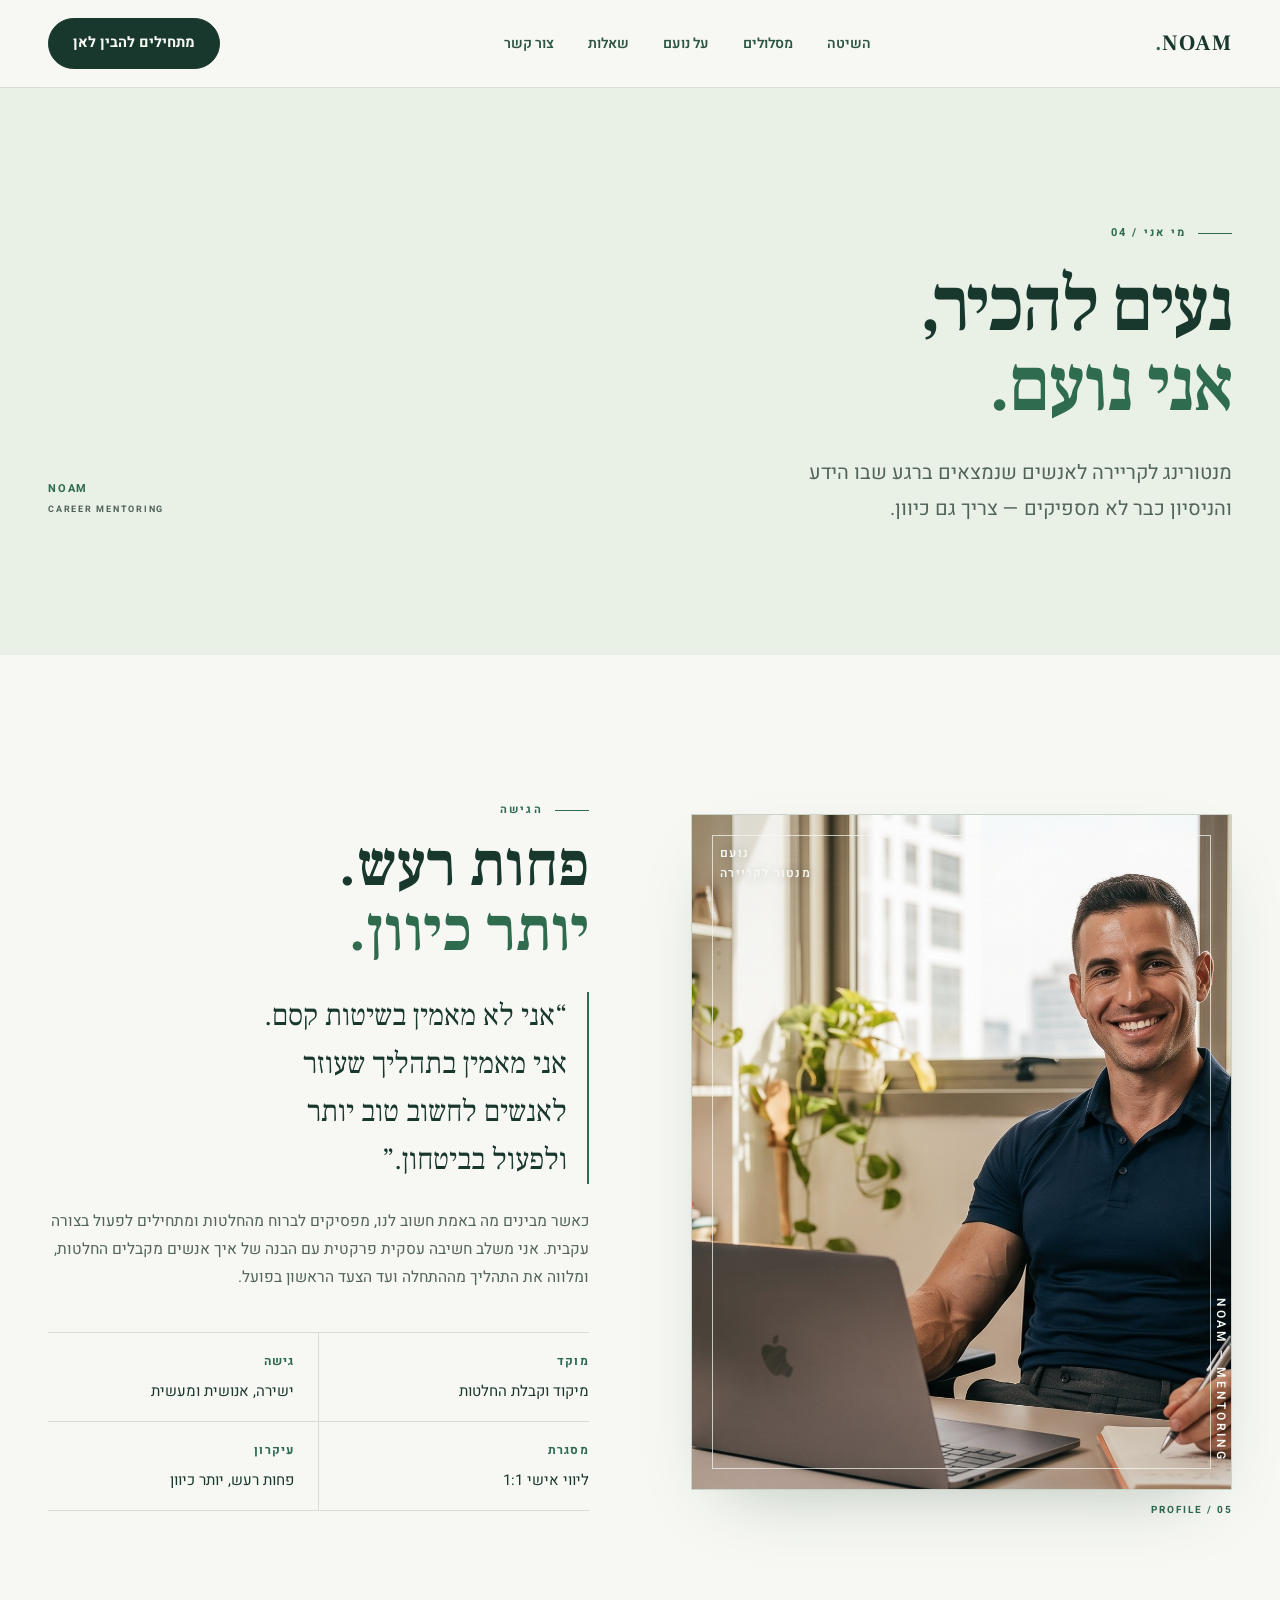
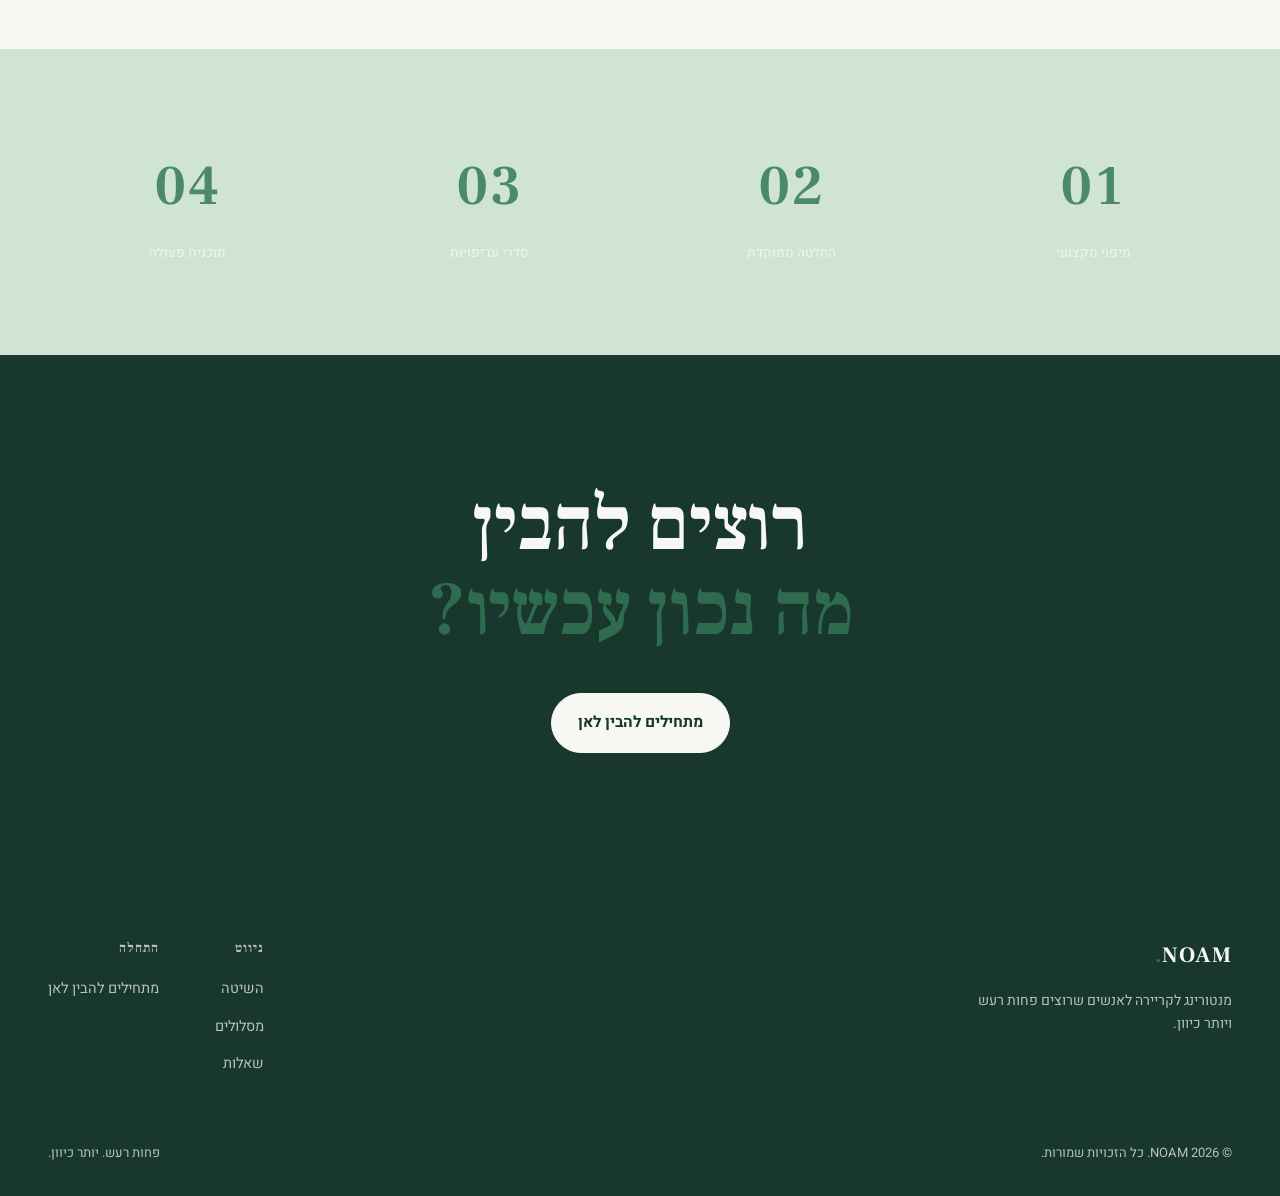
<file: about.html>
<!doctype html>
<html lang="he" dir="rtl">
<head><meta charset="UTF-8"><meta name="viewport" content="width=device-width, initial-scale=1"><title>על נועם | NOAM מנטורינג לקריירה</title><meta name="description" content="הגישה של NOAM למיקוד, קבלת החלטות ותנועה מקצועית."><link rel="canonical" href="https://noam-mentor.vercel.app/about.html"><link rel="preconnect" href="https://fonts.googleapis.com"><link rel="preconnect" href="https://fonts.gstatic.com" crossorigin><link rel="stylesheet" href="https://fonts.googleapis.com/css2?family=Frank+Ruhl+Libre:wght@400;500;600;700;900&family=Heebo:wght@300;400;500;600;700;800&display=swap"><link rel="stylesheet" href="css/styles.css"></head>
<body><a class="skip-link" href="#main">דלגו לתוכן הראשי</a><header class="site-header" id="site-header"><div class="container site-header__inner"><a href="index.html" class="logo">NOAM<span>.</span></a><nav class="main-nav" aria-label="ניווט ראשי"><ul class="main-nav__links"><li><a href="method.html">השיטה</a></li><li><a href="services.html">מסלולים</a></li><li><a href="about.html" aria-current="page">על נועם</a></li><li><a href="faq.html">שאלות</a></li><li><a href="contact.html">צור קשר</a></li></ul></nav><div class="header-actions"><a href="contact.html" class="btn btn--primary">מתחילים להבין לאן</a><button class="menu-toggle" id="menu-toggle" type="button" aria-expanded="false" aria-controls="mobile-menu" aria-label="פתיחת תפריט"><span></span><span></span><span></span></button></div></div></header><div class="mobile-menu" id="mobile-menu" aria-hidden="true"><nav class="mobile-menu__links" aria-label="ניווט בנייד"><a href="method.html">השיטה</a><a href="services.html">מסלולים</a><a href="about.html">על נועם</a><a href="faq.html">שאלות</a><a href="contact.html">צור קשר</a></nav><a href="contact.html" class="btn btn--primary btn--block">מתחילים להבין לאן</a><p class="mobile-menu__meta">NOAM / CAREER MENTORING</p></div>
<main id="main"><section class="page-hero section paper"><div class="container page-hero__grid"><div class="reveal"><p class="eyebrow">מי אני / 04</p><h1>נעים להכיר,<br><em>אני נועם.</em></h1><p class="lede">מנטורינג לקריירה לאנשים שנמצאים ברגע שבו הידע והניסיון כבר לא מספיקים — צריך גם כיוון.</p></div><div class="page-hero__index">NOAM<br><span>CAREER MENTORING</span></div></div></section><section class="section about paper"><div class="container about__grid"><div class="about__portrait reveal"><div class="portrait"><span class="portrait__tag">נועם<br>מנטור לקריירה</span><img class="portrait__mark" src="assets/noam-mentor.jpg" alt="נועם, מנטור לקריירה, יושב במשרד"><div class="portrait__frame" aria-hidden="true"></div><span class="portrait__caption">NOAM — MENTORING</span></div></div><div class="about__content reveal"><p class="eyebrow">הגישה</p><h2 class="about__title">פחות רעש.<br><em>יותר כיוון.</em></h2><p class="about__quote">“אני לא מאמין בשיטות קסם. אני מאמין בתהליך שעוזר לאנשים לחשוב טוב יותר ולפעול בביטחון.”</p><p class="about__text">כאשר מבינים מה באמת חשוב לנו, מפסיקים לברוח מהחלטות ומתחילים לפעול בצורה עקבית. אני משלב חשיבה עסקית פרקטית עם הבנה של איך אנשים מקבלים החלטות, ומלווה את התהליך מההתחלה ועד הצעד הראשון בפועל.</p><div class="about__facts"><div class="about__fact"><p class="about__fact-label">מוקד</p><p class="about__fact-value">מיקוד וקבלת החלטות</p></div><div class="about__fact"><p class="about__fact-label">גישה</p><p class="about__fact-value">ישירה, אנושית ומעשית</p></div><div class="about__fact"><p class="about__fact-label">מסגרת</p><p class="about__fact-value">ליווי אישי 1:1</p></div><div class="about__fact"><p class="about__fact-label">עיקרון</p><p class="about__fact-value">פחות רעש, יותר כיוון</p></div></div></div></div></section><section class="section ink section--tight"><div class="container"><div class="trust__grid reveal"><div><p class="trust__num">01</p><p class="trust__label">מיפוי מקצועי</p></div><div><p class="trust__num">02</p><p class="trust__label">החלטה ממוקדת</p></div><div><p class="trust__num">03</p><p class="trust__label">סדרי עדיפויות</p></div><div><p class="trust__num">04</p><p class="trust__label">תוכנית פעולה</p></div></div></div></section><section class="section ink final-cta"><div class="container"><h2 class="final-cta__title reveal">רוצים להבין<br><em>מה נכון עכשיו?</em></h2><div class="btn-row reveal"><a href="contact.html" class="btn btn--primary">מתחילים להבין לאן</a></div></div></section></main><footer class="site-footer ink"><div class="container"><div class="footer__top"><div class="footer__brand"><a href="index.html" class="logo">NOAM<span>.</span></a><p>מנטורינג לקריירה לאנשים שרוצים פחות רעש ויותר כיוון.</p></div><div class="footer__cols"><div class="footer__col"><h4>ניווט</h4><ul><li><a href="method.html">השיטה</a></li><li><a href="services.html">מסלולים</a></li><li><a href="faq.html">שאלות</a></li></ul></div><div class="footer__col"><h4>התחלה</h4><ul><li><a href="contact.html">מתחילים להבין לאן</a></li></ul></div></div></div><div class="footer__bottom"><p>© 2026 NOAM. כל הזכויות שמורות.</p><p>פחות רעש. יותר כיוון.</p></div></div></footer><script src="js/script.js" defer></script></body></html>
</file>
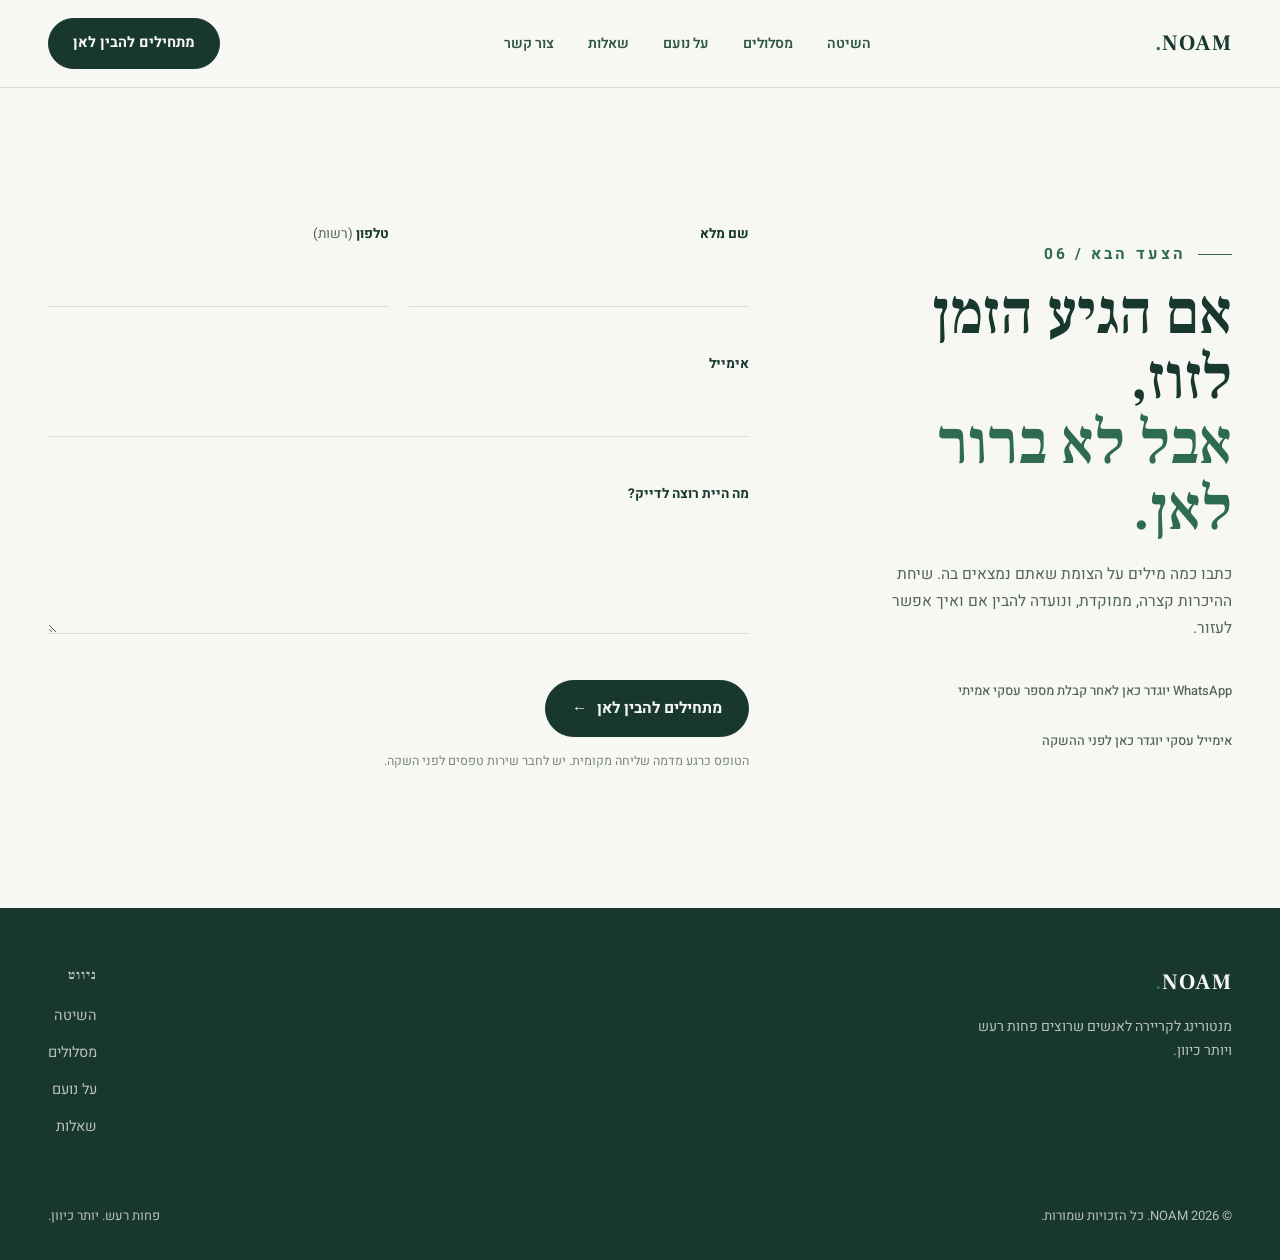
<file: contact.html>
<!doctype html>
<html lang="he" dir="rtl">
<head><meta charset="UTF-8"><meta name="viewport" content="width=device-width, initial-scale=1"><title>מתחילים להבין לאן | NOAM</title><meta name="description" content="השאירו פרטים כדי להתחיל שיחה על הצומת המקצועית שלכם."><link rel="canonical" href="https://noam-mentor.vercel.app/contact.html"><link rel="preconnect" href="https://fonts.googleapis.com"><link rel="preconnect" href="https://fonts.gstatic.com" crossorigin><link rel="stylesheet" href="https://fonts.googleapis.com/css2?family=Frank+Ruhl+Libre:wght@400;500;600;700;900&family=Heebo:wght@300;400;500;600;700;800&display=swap"><link rel="stylesheet" href="css/styles.css"></head>
<body><a class="skip-link" href="#main">דלגו לתוכן הראשי</a><header class="site-header" id="site-header"><div class="container site-header__inner"><a href="index.html" class="logo">NOAM<span>.</span></a><nav class="main-nav" aria-label="ניווט ראשי"><ul class="main-nav__links"><li><a href="method.html">השיטה</a></li><li><a href="services.html">מסלולים</a></li><li><a href="about.html">על נועם</a></li><li><a href="faq.html">שאלות</a></li><li><a href="contact.html" aria-current="page">צור קשר</a></li></ul></nav><div class="header-actions"><a href="contact.html" class="btn btn--primary">מתחילים להבין לאן</a><button class="menu-toggle" id="menu-toggle" type="button" aria-expanded="false" aria-controls="mobile-menu" aria-label="פתיחת תפריט"><span></span><span></span><span></span></button></div></div></header><div class="mobile-menu" id="mobile-menu" aria-hidden="true"><nav class="mobile-menu__links" aria-label="ניווט בנייד"><a href="method.html">השיטה</a><a href="services.html">מסלולים</a><a href="about.html">על נועם</a><a href="faq.html">שאלות</a><a href="contact.html">צור קשר</a></nav><a href="contact.html" class="btn btn--primary btn--block">מתחילים להבין לאן</a><p class="mobile-menu__meta">NOAM / CAREER MENTORING</p></div>
<main id="main"><section class="section contact-page paper"><div class="container contact__grid"><div class="contact__info reveal"><p class="eyebrow">הצעד הבא / 06</p><h1 class="contact__title">אם הגיע הזמן לזוז,<br><em>אבל לא ברור לאן.</em></h1><p>כתבו כמה מילים על הצומת שאתם נמצאים בה. שיחת ההיכרות קצרה, ממוקדת, ונועדה להבין אם ואיך אפשר לעזור.</p><div class="contact__channels"><span class="contact__channel contact__channel--placeholder">WhatsApp יוגדר כאן לאחר קבלת מספר עסקי אמיתי</span><span class="contact__channel contact__channel--placeholder">אימייל עסקי יוגדר כאן לפני ההשקה</span></div></div><div class="contact__form reveal" id="contact-form-wrap"><form id="contact-form" novalidate><div class="field-row"><div class="field"><label for="f-name">שם מלא</label><input type="text" id="f-name" name="name" required autocomplete="name"><span class="contact__error" id="err-name"></span></div><div class="field"><label for="f-phone">טלפון <span class="opt">(רשות)</span></label><input type="tel" id="f-phone" name="phone" autocomplete="tel" inputmode="tel"><span class="contact__error" id="err-phone"></span></div></div><div class="field"><label for="f-email">אימייל</label><input type="email" id="f-email" name="email" required autocomplete="email"><span class="contact__error" id="err-email"></span></div><div class="field"><label for="f-message">מה היית רוצה לדייק?</label><textarea id="f-message" name="message" required></textarea><span class="contact__error" id="err-message"></span></div><button type="submit" class="btn btn--primary btn--block">מתחילים להבין לאן <span aria-hidden="true">←</span></button><p class="contact__note">הטופס כרגע מדמה שליחה מקומית. יש לחבר שירות טפסים לפני השקה.</p></form><div class="contact__success" id="contact-success" role="status" tabindex="-1"><h3>הפרטים התקבלו בטופס המקומי.</h3><p>לחיבור אמיתי נדרש להגדיר שירות שליחת טפסים ופרטי קשר.</p></div></div></div></section></main><footer class="site-footer ink"><div class="container"><div class="footer__top"><div class="footer__brand"><a href="index.html" class="logo">NOAM<span>.</span></a><p>מנטורינג לקריירה לאנשים שרוצים פחות רעש ויותר כיוון.</p></div><div class="footer__cols"><div class="footer__col"><h4>ניווט</h4><ul><li><a href="method.html">השיטה</a></li><li><a href="services.html">מסלולים</a></li><li><a href="about.html">על נועם</a></li><li><a href="faq.html">שאלות</a></li></ul></div></div></div><div class="footer__bottom"><p>© 2026 NOAM. כל הזכויות שמורות.</p><p>פחות רעש. יותר כיוון.</p></div></div></footer><script src="js/script.js" defer></script></body></html>
</file>
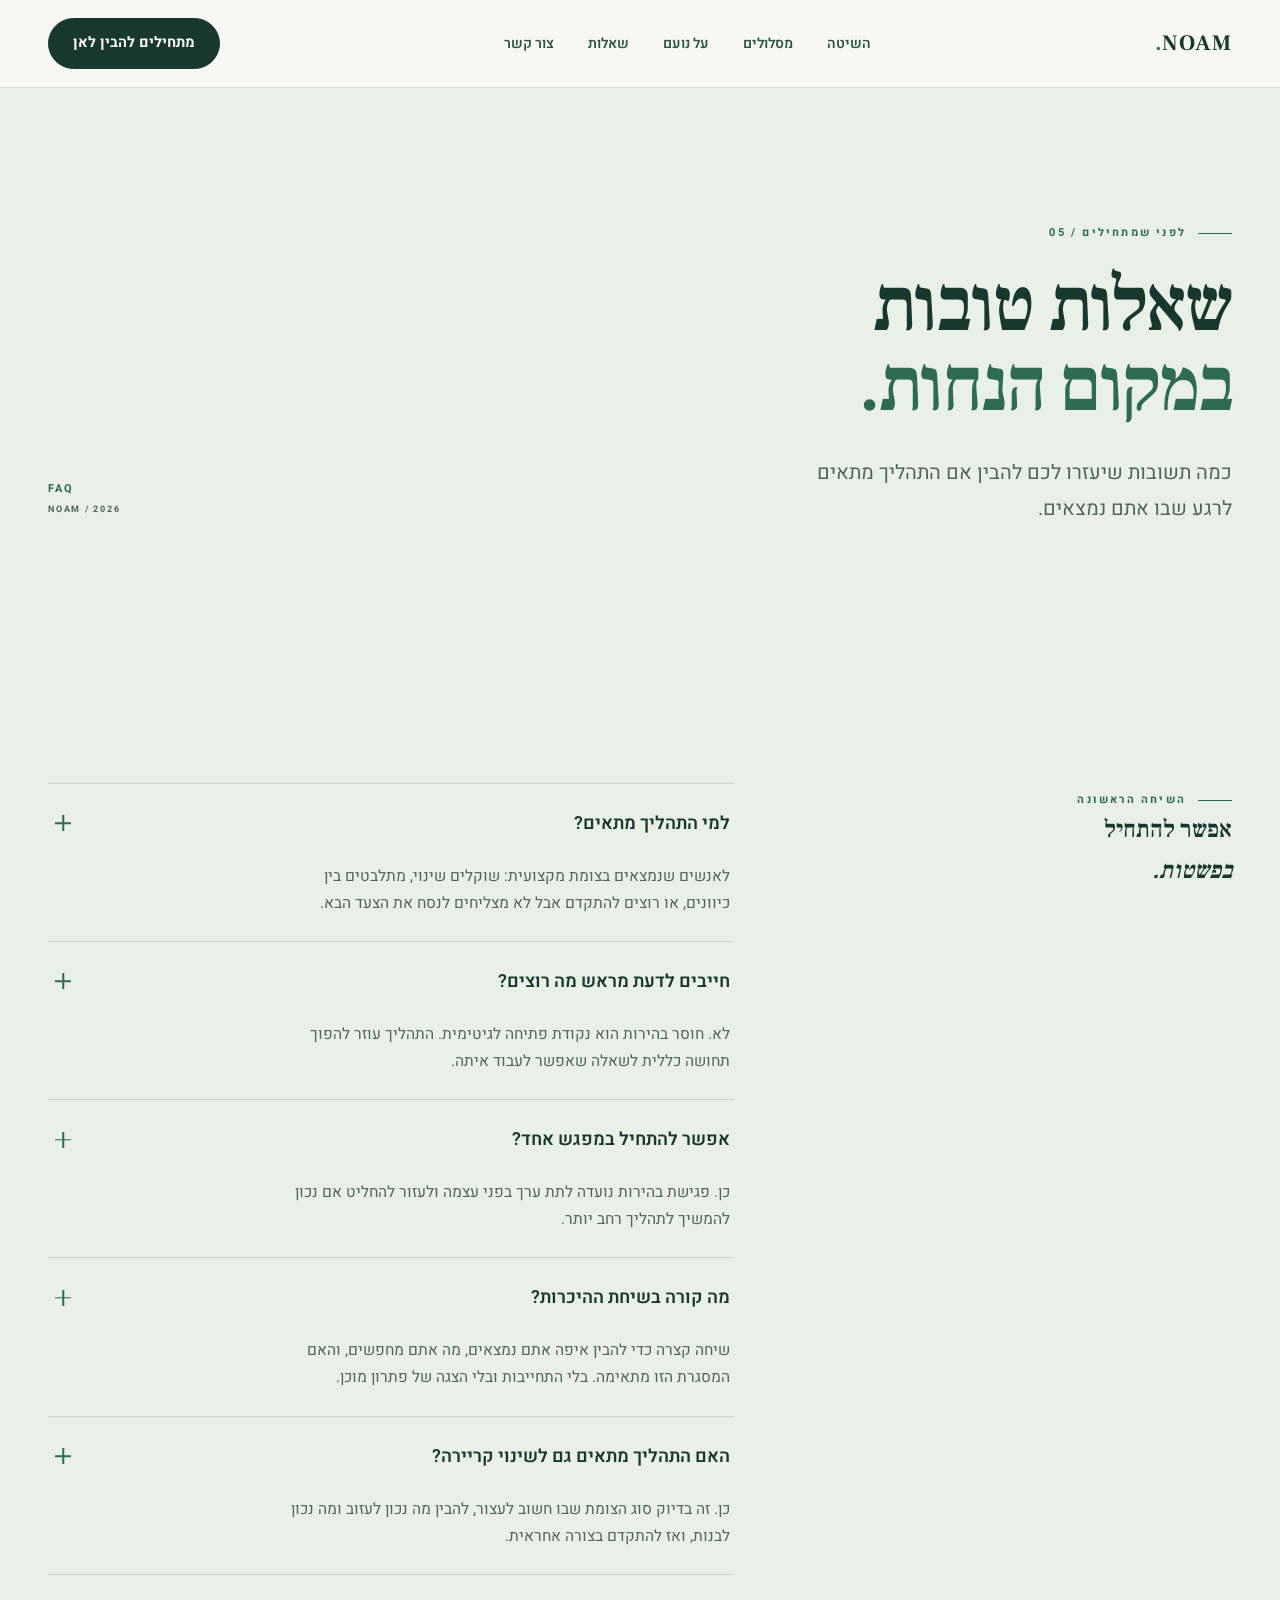
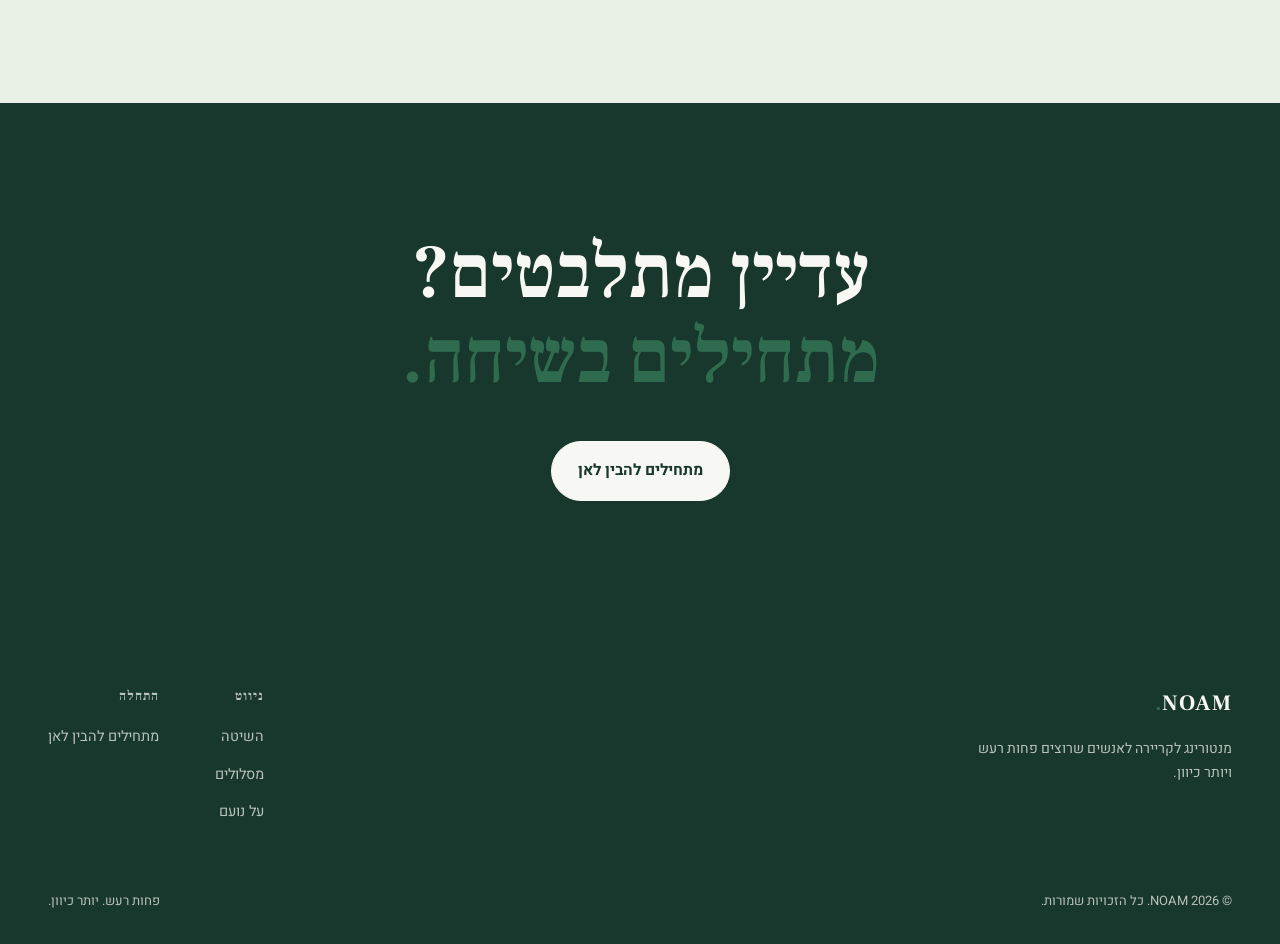
<file: faq.html>
<!doctype html>
<html lang="he" dir="rtl">
<head><meta charset="UTF-8"><meta name="viewport" content="width=device-width, initial-scale=1"><title>שאלות נפוצות | NOAM מנטורינג לקריירה</title><meta name="description" content="תשובות לשאלות נפוצות על תהליך המנטורינג לקריירה של NOAM."><link rel="canonical" href="https://noam-mentor.vercel.app/faq.html"><link rel="preconnect" href="https://fonts.googleapis.com"><link rel="preconnect" href="https://fonts.gstatic.com" crossorigin><link rel="stylesheet" href="https://fonts.googleapis.com/css2?family=Frank+Ruhl+Libre:wght@400;500;600;700;900&family=Heebo:wght@300;400;500;600;700;800&display=swap"><link rel="stylesheet" href="css/styles.css"></head>
<body><a class="skip-link" href="#main">דלגו לתוכן הראשי</a><header class="site-header" id="site-header"><div class="container site-header__inner"><a href="index.html" class="logo">NOAM<span>.</span></a><nav class="main-nav" aria-label="ניווט ראשי"><ul class="main-nav__links"><li><a href="method.html">השיטה</a></li><li><a href="services.html">מסלולים</a></li><li><a href="about.html">על נועם</a></li><li><a href="faq.html" aria-current="page">שאלות</a></li><li><a href="contact.html">צור קשר</a></li></ul></nav><div class="header-actions"><a href="contact.html" class="btn btn--primary">מתחילים להבין לאן</a><button class="menu-toggle" id="menu-toggle" type="button" aria-expanded="false" aria-controls="mobile-menu" aria-label="פתיחת תפריט"><span></span><span></span><span></span></button></div></div></header><div class="mobile-menu" id="mobile-menu" aria-hidden="true"><nav class="mobile-menu__links" aria-label="ניווט בנייד"><a href="method.html">השיטה</a><a href="services.html">מסלולים</a><a href="about.html">על נועם</a><a href="faq.html">שאלות</a><a href="contact.html">צור קשר</a></nav><a href="contact.html" class="btn btn--primary btn--block">מתחילים להבין לאן</a><p class="mobile-menu__meta">NOAM / CAREER MENTORING</p></div>
<main id="main"><section class="page-hero section paper"><div class="container page-hero__grid"><div class="reveal"><p class="eyebrow">לפני שמתחילים / 05</p><h1>שאלות טובות<br><em>במקום הנחות.</em></h1><p class="lede">כמה תשובות שיעזרו לכם להבין אם התהליך מתאים לרגע שבו אתם נמצאים.</p></div><div class="page-hero__index">FAQ<br><span>NOAM / 2026</span></div></div></section><section class="section faq paper-dim"><div class="container faq__grid"><div class="section-intro reveal"><p class="eyebrow">השיחה הראשונה</p><h2>אפשר להתחיל<br><em>בפשטות.</em></h2></div><div class="faq__list reveal" id="faq-list"><div class="faq__item"><h3><button class="faq__q" aria-expanded="false" aria-controls="faq-a1">למי התהליך מתאים?<span class="faq__plus" aria-hidden="true"></span></button></h3><div class="faq__a" id="faq-a1"><p>לאנשים שנמצאים בצומת מקצועית: שוקלים שינוי, מתלבטים בין כיוונים, או רוצים להתקדם אבל לא מצליחים לנסח את הצעד הבא.</p></div></div><div class="faq__item"><h3><button class="faq__q" aria-expanded="false" aria-controls="faq-a2">חייבים לדעת מראש מה רוצים?<span class="faq__plus" aria-hidden="true"></span></button></h3><div class="faq__a" id="faq-a2"><p>לא. חוסר בהירות הוא נקודת פתיחה לגיטימית. התהליך עוזר להפוך תחושה כללית לשאלה שאפשר לעבוד איתה.</p></div></div><div class="faq__item"><h3><button class="faq__q" aria-expanded="false" aria-controls="faq-a3">אפשר להתחיל במפגש אחד?<span class="faq__plus" aria-hidden="true"></span></button></h3><div class="faq__a" id="faq-a3"><p>כן. פגישת בהירות נועדה לתת ערך בפני עצמה ולעזור להחליט אם נכון להמשיך לתהליך רחב יותר.</p></div></div><div class="faq__item"><h3><button class="faq__q" aria-expanded="false" aria-controls="faq-a4">מה קורה בשיחת ההיכרות?<span class="faq__plus" aria-hidden="true"></span></button></h3><div class="faq__a" id="faq-a4"><p>שיחה קצרה כדי להבין איפה אתם נמצאים, מה אתם מחפשים, והאם המסגרת הזו מתאימה. בלי התחייבות ובלי הצגה של פתרון מוכן.</p></div></div><div class="faq__item"><h3><button class="faq__q" aria-expanded="false" aria-controls="faq-a5">האם התהליך מתאים גם לשינוי קריירה?<span class="faq__plus" aria-hidden="true"></span></button></h3><div class="faq__a" id="faq-a5"><p>כן. זה בדיוק סוג הצומת שבו חשוב לעצור, להבין מה נכון לעזוב ומה נכון לבנות, ואז להתקדם בצורה אחראית.</p></div></div></div></div></section><section class="section ink final-cta"><div class="container"><h2 class="final-cta__title reveal">עדיין מתלבטים?<br><em>מתחילים בשיחה.</em></h2><div class="btn-row reveal"><a href="contact.html" class="btn btn--primary">מתחילים להבין לאן</a></div></div></section></main><footer class="site-footer ink"><div class="container"><div class="footer__top"><div class="footer__brand"><a href="index.html" class="logo">NOAM<span>.</span></a><p>מנטורינג לקריירה לאנשים שרוצים פחות רעש ויותר כיוון.</p></div><div class="footer__cols"><div class="footer__col"><h4>ניווט</h4><ul><li><a href="method.html">השיטה</a></li><li><a href="services.html">מסלולים</a></li><li><a href="about.html">על נועם</a></li></ul></div><div class="footer__col"><h4>התחלה</h4><ul><li><a href="contact.html">מתחילים להבין לאן</a></li></ul></div></div></div><div class="footer__bottom"><p>© 2026 NOAM. כל הזכויות שמורות.</p><p>פחות רעש. יותר כיוון.</p></div></div></footer><script src="js/script.js" defer></script></body></html>
</file>
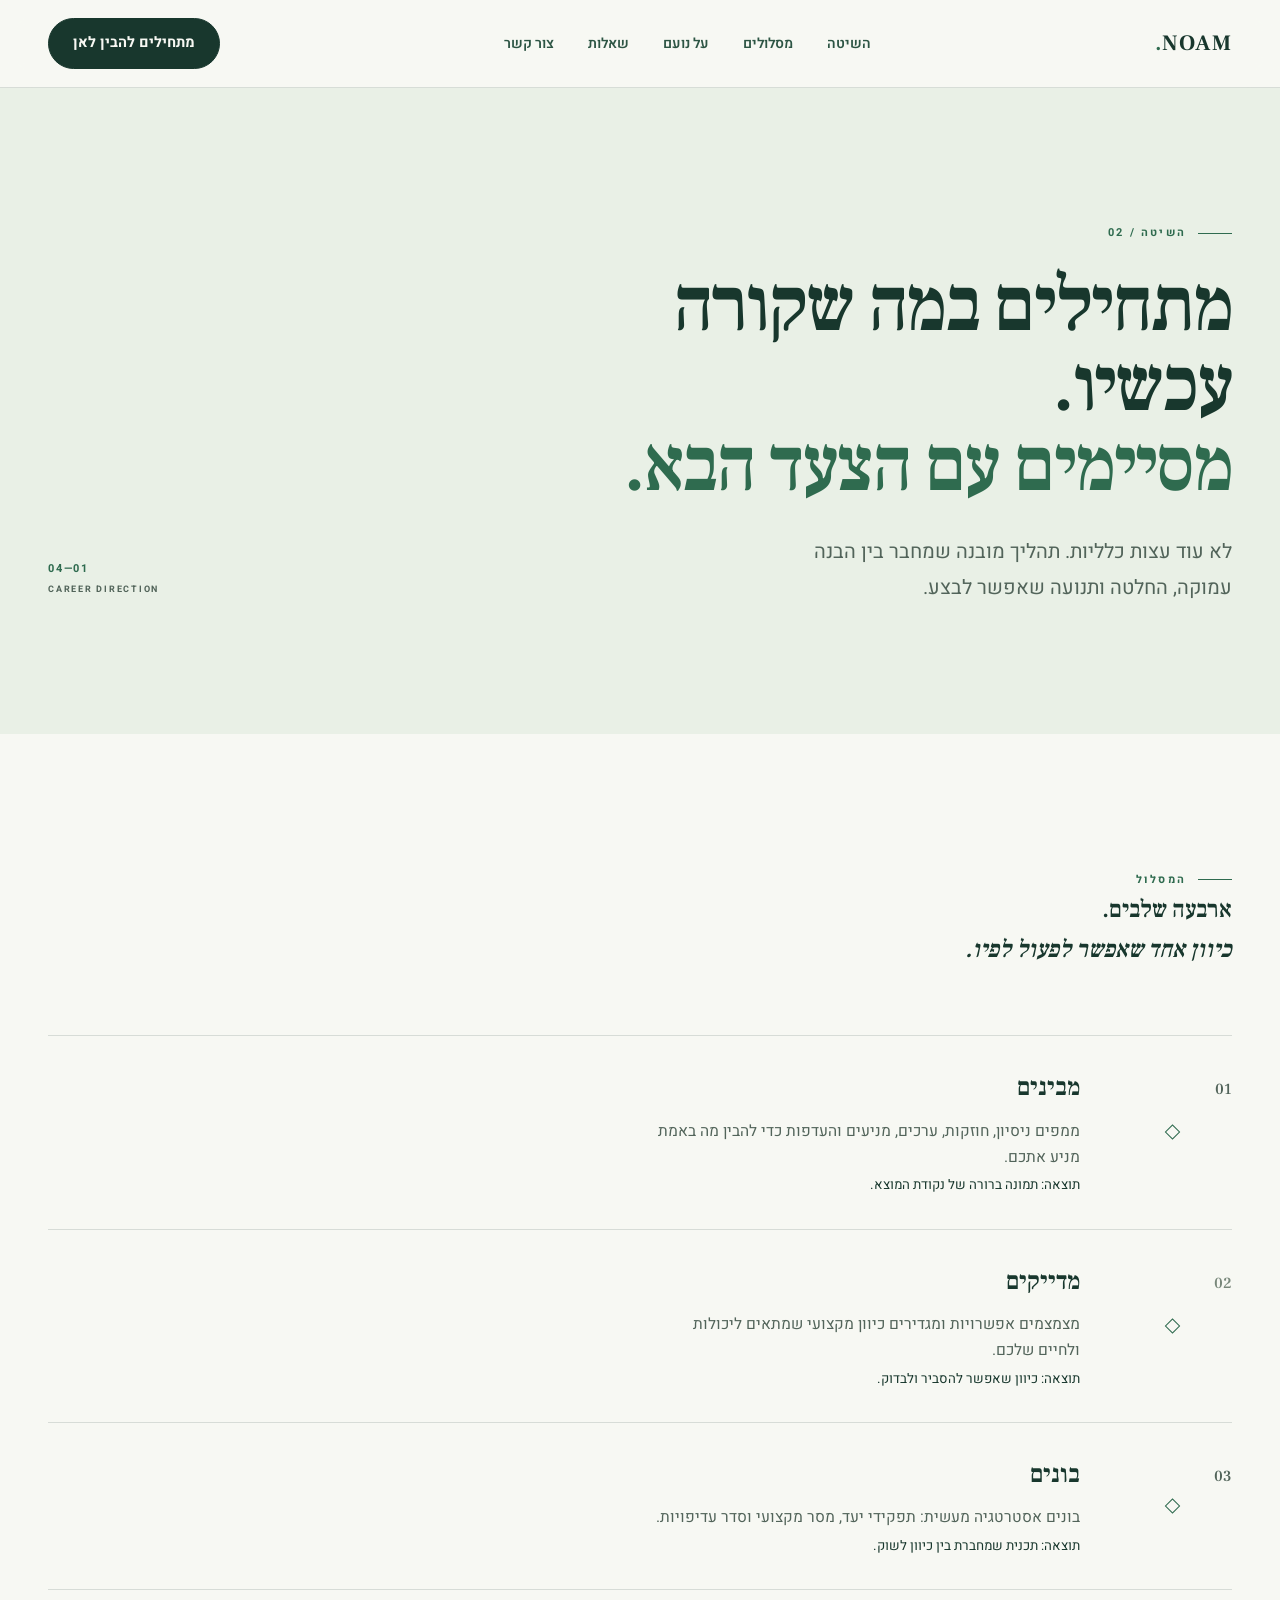
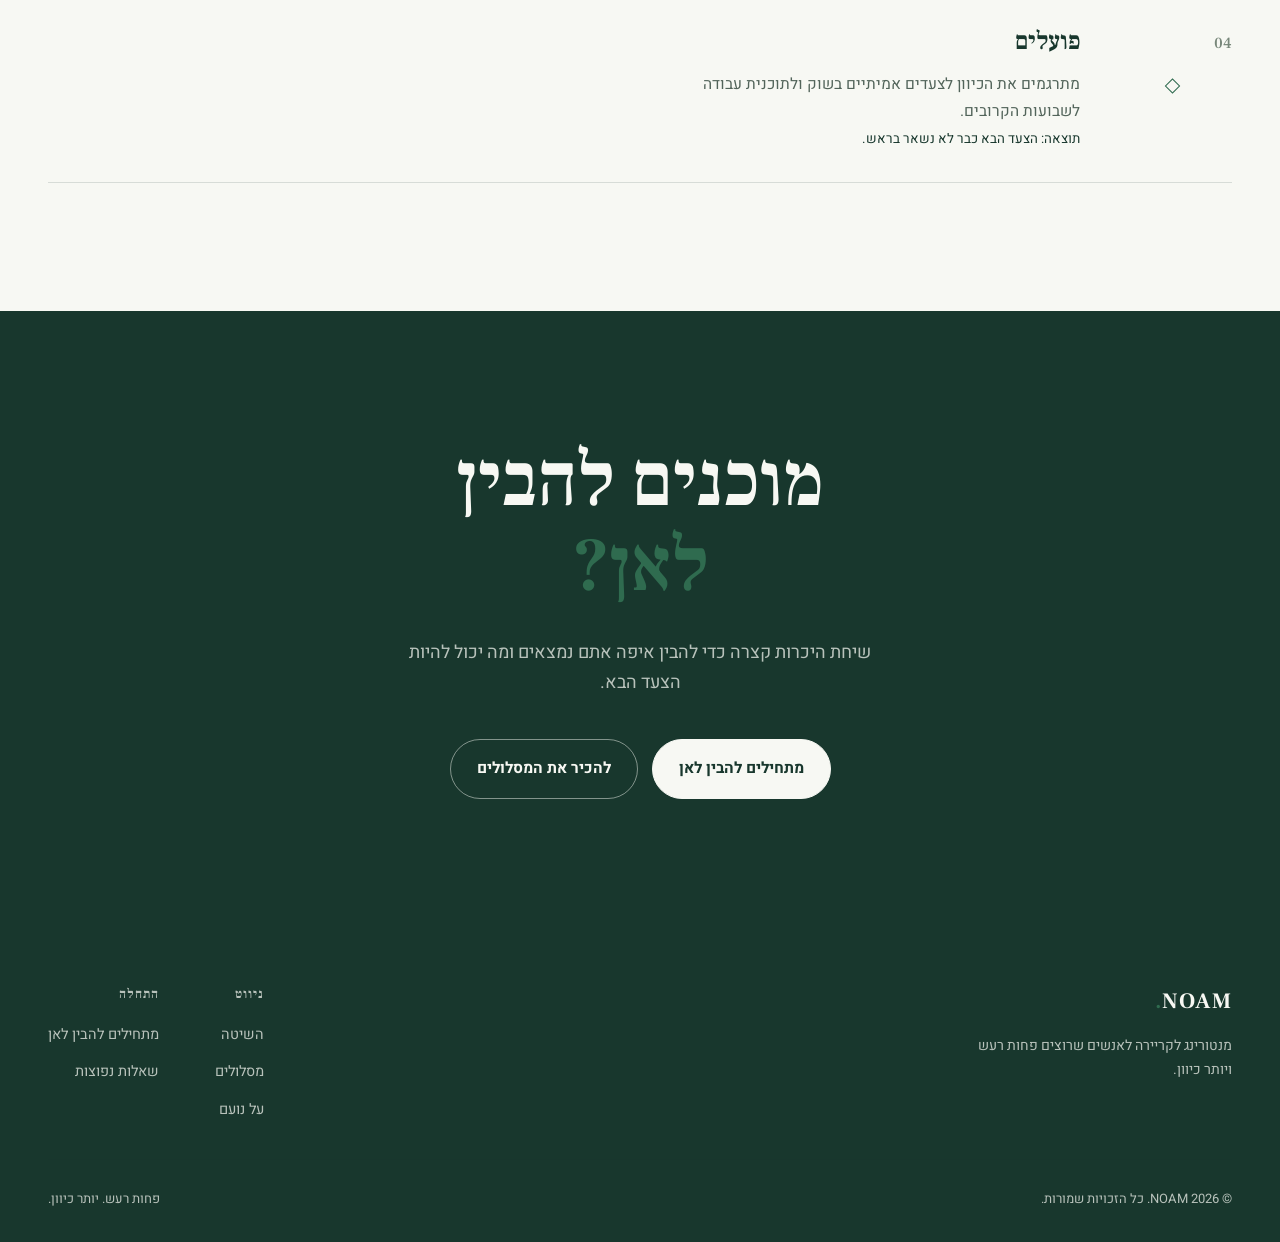
<file: method.html>
<!doctype html>
<html lang="he" dir="rtl">
<head>
<meta charset="UTF-8"><meta name="viewport" content="width=device-width, initial-scale=1">
<title>השיטה | NOAM מנטורינג לקריירה</title>
<meta name="description" content="ארבעה שלבים לקבלת החלטת קריירה: להבין, לדייק, לבנות ולפעול.">
<link rel="canonical" href="https://noam-mentor.vercel.app/method.html">
<link rel="preconnect" href="https://fonts.googleapis.com"><link rel="preconnect" href="https://fonts.gstatic.com" crossorigin>
<link rel="stylesheet" href="https://fonts.googleapis.com/css2?family=Frank+Ruhl+Libre:wght@400;500;600;700;900&family=Heebo:wght@300;400;500;600;700;800&display=swap"><link rel="stylesheet" href="css/styles.css">
</head>
<body><a class="skip-link" href="#main">דלגו לתוכן הראשי</a>
<header class="site-header" id="site-header"><div class="container site-header__inner"><a href="index.html" class="logo">NOAM<span>.</span></a><nav class="main-nav" aria-label="ניווט ראשי"><ul class="main-nav__links"><li><a href="method.html" aria-current="page">השיטה</a></li><li><a href="services.html">מסלולים</a></li><li><a href="about.html">על נועם</a></li><li><a href="faq.html">שאלות</a></li><li><a href="contact.html">צור קשר</a></li></ul></nav><div class="header-actions"><a href="contact.html" class="btn btn--primary">מתחילים להבין לאן</a><button class="menu-toggle" id="menu-toggle" type="button" aria-expanded="false" aria-controls="mobile-menu" aria-label="פתיחת תפריט"><span></span><span></span><span></span></button></div></div></header>
<div class="mobile-menu" id="mobile-menu" aria-hidden="true"><nav class="mobile-menu__links" aria-label="ניווט בנייד"><a href="method.html">השיטה</a><a href="services.html">מסלולים</a><a href="about.html">על נועם</a><a href="faq.html">שאלות</a><a href="contact.html">צור קשר</a></nav><a href="contact.html" class="btn btn--primary btn--block">מתחילים להבין לאן</a><p class="mobile-menu__meta">NOAM / CAREER MENTORING</p></div>
<main id="main"><section class="page-hero section paper"><div class="container page-hero__grid"><div class="reveal"><p class="eyebrow">השיטה / 02</p><h1>מתחילים במה שקורה עכשיו.<br><em>מסיימים עם הצעד הבא.</em></h1><p class="lede">לא עוד עצות כלליות. תהליך מובנה שמחבר בין הבנה עמוקה, החלטה ותנועה שאפשר לבצע.</p></div><div class="page-hero__index">01—04<br><span>CAREER DIRECTION</span></div></div></section>
<section class="section method paper" aria-labelledby="method-title"><div class="container"><div class="section-intro section-intro--wide reveal"><p class="eyebrow">המסלול</p><h2 id="method-title">ארבעה שלבים.<br><em>כיוון אחד שאפשר לפעול לפיו.</em></h2></div><div class="method__list"><div class="method__item reveal"><p class="method__num">01</p><div><h3>מבינים</h3><p>ממפים ניסיון, חוזקות, ערכים, מניעים והעדפות כדי להבין מה באמת מניע אתכם.</p><small>תוצאה: תמונה ברורה של נקודת המוצא.</small></div></div><div class="method__item reveal"><p class="method__num">02</p><div><h3>מדייקים</h3><p>מצמצמים אפשרויות ומגדירים כיוון מקצועי שמתאים ליכולות ולחיים שלכם.</p><small>תוצאה: כיוון שאפשר להסביר ולבדוק.</small></div></div><div class="method__item reveal"><p class="method__num">03</p><div><h3>בונים</h3><p>בונים אסטרטגיה מעשית: תפקידי יעד, מסר מקצועי וסדר עדיפויות.</p><small>תוצאה: תכנית שמחברת בין כיוון לשוק.</small></div></div><div class="method__item reveal"><p class="method__num">04</p><div><h3>פועלים</h3><p>מתרגמים את הכיוון לצעדים אמיתיים בשוק ולתוכנית עבודה לשבועות הקרובים.</p><small>תוצאה: הצעד הבא כבר לא נשאר בראש.</small></div></div></div></div></section>
<section class="section ink final-cta"><div class="container"><h2 class="final-cta__title reveal">מוכנים להבין<br><em>לאן?</em></h2><p class="final-cta__body reveal">שיחת היכרות קצרה כדי להבין איפה אתם נמצאים ומה יכול להיות הצעד הבא.</p><div class="btn-row reveal"><a href="contact.html" class="btn btn--primary">מתחילים להבין לאן</a><a href="services.html" class="btn btn--outline">להכיר את המסלולים</a></div></div></section></main>
<footer class="site-footer ink"><div class="container"><div class="footer__top"><div class="footer__brand"><a href="index.html" class="logo">NOAM<span>.</span></a><p>מנטורינג לקריירה לאנשים שרוצים פחות רעש ויותר כיוון.</p></div><div class="footer__cols"><div class="footer__col"><h4>ניווט</h4><ul><li><a href="method.html">השיטה</a></li><li><a href="services.html">מסלולים</a></li><li><a href="about.html">על נועם</a></li></ul></div><div class="footer__col"><h4>התחלה</h4><ul><li><a href="contact.html">מתחילים להבין לאן</a></li><li><a href="faq.html">שאלות נפוצות</a></li></ul></div></div></div><div class="footer__bottom"><p>© 2026 NOAM. כל הזכויות שמורות.</p><p>פחות רעש. יותר כיוון.</p></div></div></footer><script src="js/script.js" defer></script></body></html>
</file>
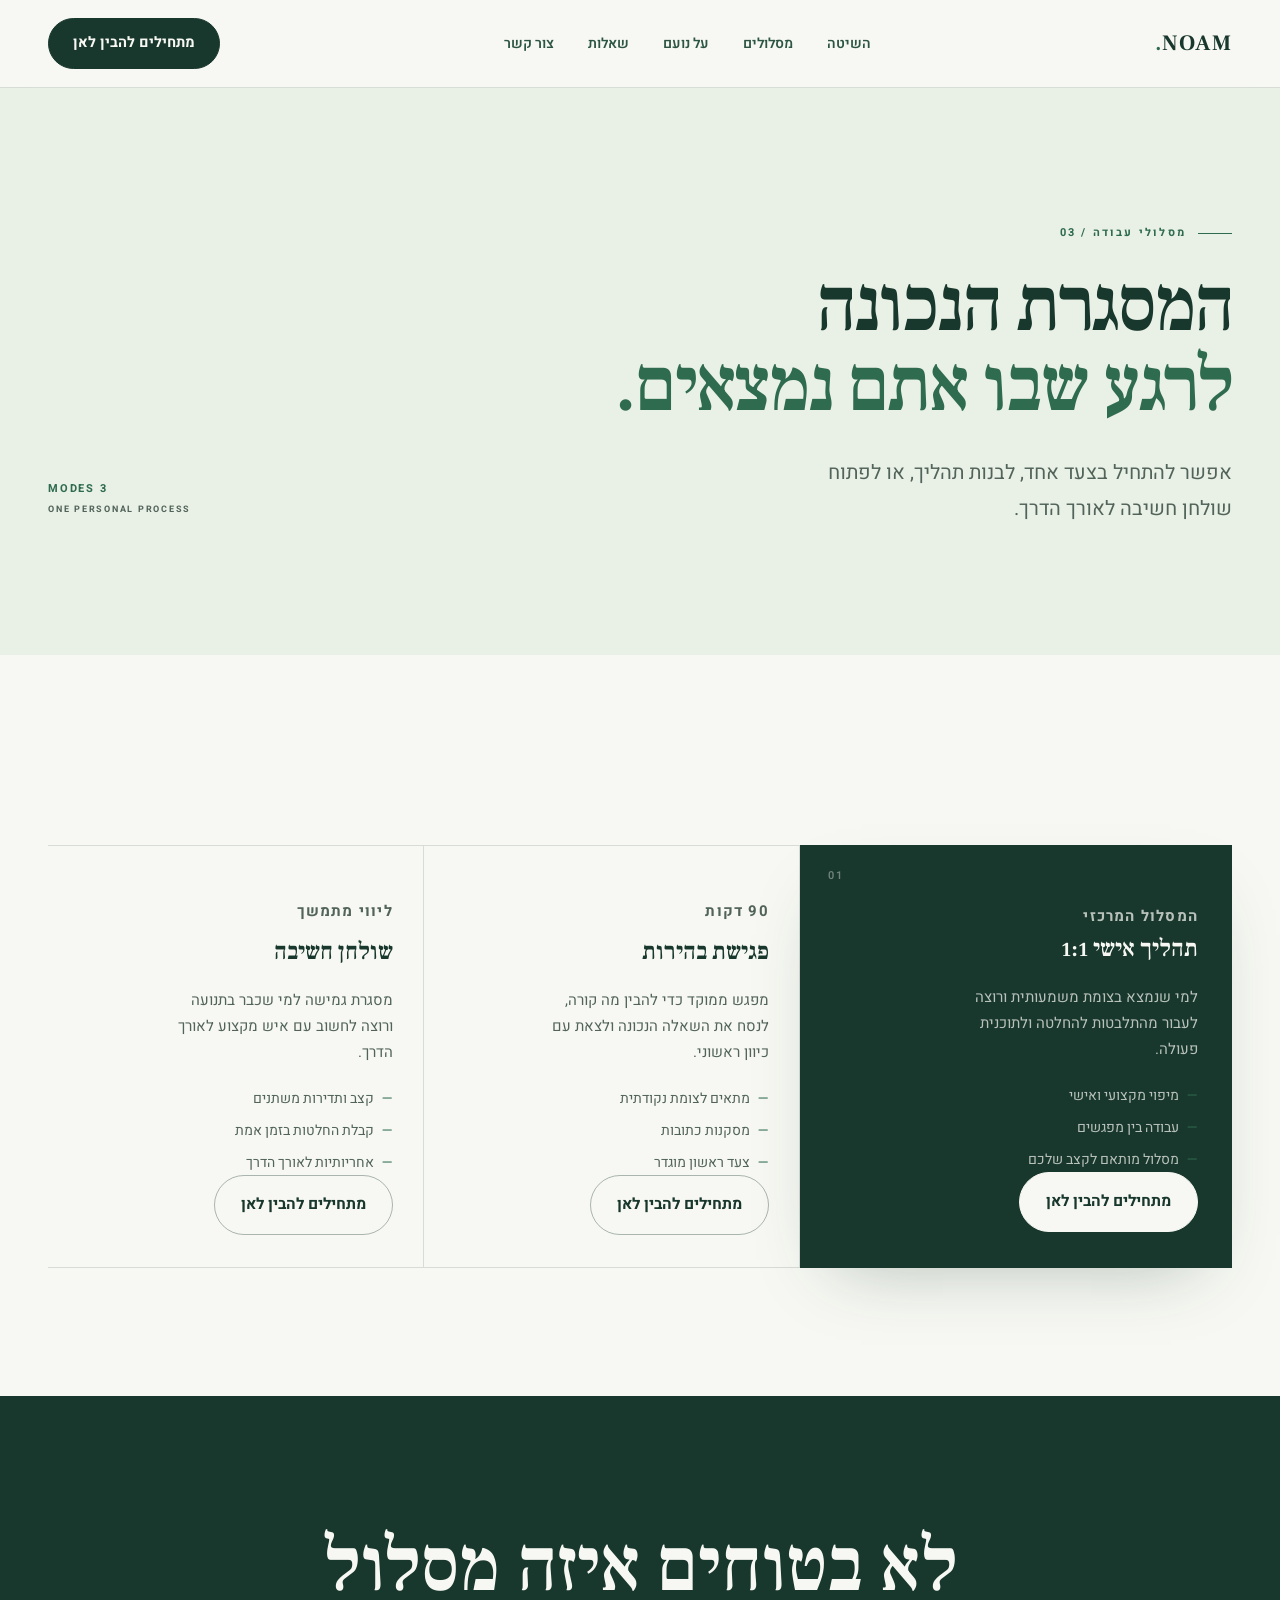
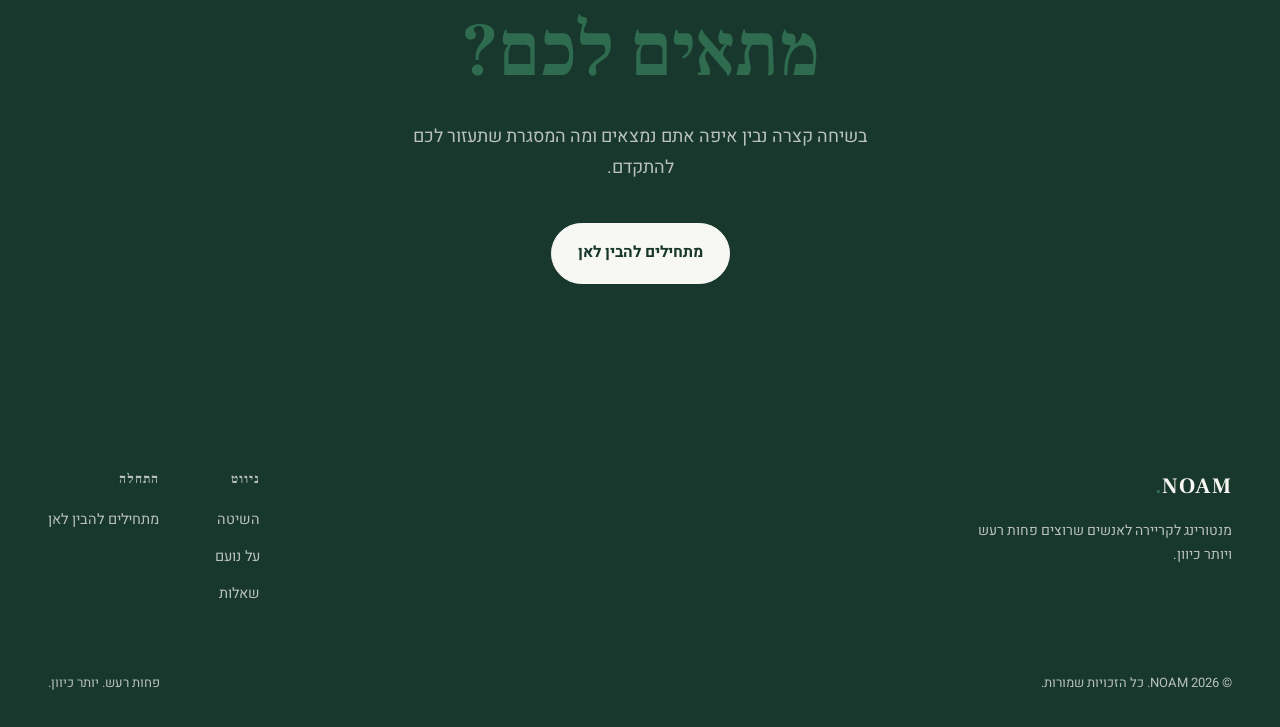
<file: services.html>
<!doctype html>
<html lang="he" dir="rtl">
<head><meta charset="UTF-8"><meta name="viewport" content="width=device-width, initial-scale=1"><title>מסלולים | NOAM מנטורינג לקריירה</title><meta name="description" content="מסלולי עבודה אישיים לקבלת החלטות קריירה, מיקוד ותוכנית פעולה."><link rel="canonical" href="https://noam-mentor.vercel.app/services.html"><link rel="preconnect" href="https://fonts.googleapis.com"><link rel="preconnect" href="https://fonts.gstatic.com" crossorigin><link rel="stylesheet" href="https://fonts.googleapis.com/css2?family=Frank+Ruhl+Libre:wght@400;500;600;700;900&family=Heebo:wght@300;400;500;600;700;800&display=swap"><link rel="stylesheet" href="css/styles.css"></head>
<body><a class="skip-link" href="#main">דלגו לתוכן הראשי</a><header class="site-header" id="site-header"><div class="container site-header__inner"><a href="index.html" class="logo">NOAM<span>.</span></a><nav class="main-nav" aria-label="ניווט ראשי"><ul class="main-nav__links"><li><a href="method.html">השיטה</a></li><li><a href="services.html" aria-current="page">מסלולים</a></li><li><a href="about.html">על נועם</a></li><li><a href="faq.html">שאלות</a></li><li><a href="contact.html">צור קשר</a></li></ul></nav><div class="header-actions"><a href="contact.html" class="btn btn--primary">מתחילים להבין לאן</a><button class="menu-toggle" id="menu-toggle" type="button" aria-expanded="false" aria-controls="mobile-menu" aria-label="פתיחת תפריט"><span></span><span></span><span></span></button></div></div></header><div class="mobile-menu" id="mobile-menu" aria-hidden="true"><nav class="mobile-menu__links" aria-label="ניווט בנייד"><a href="method.html">השיטה</a><a href="services.html">מסלולים</a><a href="about.html">על נועם</a><a href="faq.html">שאלות</a><a href="contact.html">צור קשר</a></nav><a href="contact.html" class="btn btn--primary btn--block">מתחילים להבין לאן</a><p class="mobile-menu__meta">NOAM / CAREER MENTORING</p></div>
<main id="main"><section class="page-hero section paper"><div class="container page-hero__grid"><div class="reveal"><p class="eyebrow">מסלולי עבודה / 03</p><h1>המסגרת הנכונה<br><em>לרגע שבו אתם נמצאים.</em></h1><p class="lede">אפשר להתחיל בצעד אחד, לבנות תהליך, או לפתוח שולחן חשיבה לאורך הדרך.</p></div><div class="page-hero__index">3 MODES<br><span>ONE PERSONAL PROCESS</span></div></div></section><section class="section services paper"><div class="container"><div class="services__grid"><article class="service-card service-card--featured reveal"><p class="service-card__duration">המסלול המרכזי</p><h2>תהליך אישי 1:1</h2><p>למי שנמצא בצומת משמעותית ורוצה לעבור מהתלבטות להחלטה ולתוכנית פעולה.</p><ul><li>מיפוי מקצועי ואישי</li><li>עבודה בין מפגשים</li><li>מסלול מותאם לקצב שלכם</li></ul><a href="contact.html" class="btn btn--primary">מתחילים להבין לאן</a></article><article class="service-card reveal"><p class="service-card__duration">90 דקות</p><h2>פגישת בהירות</h2><p>מפגש ממוקד כדי להבין מה קורה, לנסח את השאלה הנכונה ולצאת עם כיוון ראשוני.</p><ul><li>מתאים לצומת נקודתית</li><li>מסקנות כתובות</li><li>צעד ראשון מוגדר</li></ul><a href="contact.html" class="btn btn--outline">מתחילים להבין לאן</a></article><article class="service-card reveal"><p class="service-card__duration">ליווי מתמשך</p><h2>שולחן חשיבה</h2><p>מסגרת גמישה למי שכבר בתנועה ורוצה לחשוב עם איש מקצוע לאורך הדרך.</p><ul><li>קצב ותדירות משתנים</li><li>קבלת החלטות בזמן אמת</li><li>אחריותיות לאורך הדרך</li></ul><a href="contact.html" class="btn btn--outline">מתחילים להבין לאן</a></article></div></div></section><section class="section ink final-cta"><div class="container"><h2 class="final-cta__title reveal">לא בטוחים איזה מסלול<br><em>מתאים לכם?</em></h2><p class="final-cta__body reveal">בשיחה קצרה נבין איפה אתם נמצאים ומה המסגרת שתעזור לכם להתקדם.</p><div class="btn-row reveal"><a href="contact.html" class="btn btn--primary">מתחילים להבין לאן</a></div></div></section></main><footer class="site-footer ink"><div class="container"><div class="footer__top"><div class="footer__brand"><a href="index.html" class="logo">NOAM<span>.</span></a><p>מנטורינג לקריירה לאנשים שרוצים פחות רעש ויותר כיוון.</p></div><div class="footer__cols"><div class="footer__col"><h4>ניווט</h4><ul><li><a href="method.html">השיטה</a></li><li><a href="about.html">על נועם</a></li><li><a href="faq.html">שאלות</a></li></ul></div><div class="footer__col"><h4>התחלה</h4><ul><li><a href="contact.html">מתחילים להבין לאן</a></li></ul></div></div></div><div class="footer__bottom"><p>© 2026 NOAM. כל הזכויות שמורות.</p><p>פחות רעש. יותר כיוון.</p></div></div></footer><script src="js/script.js" defer></script></body></html>
</file>
<file: css/styles.css>
/* ============ TOKENS ============ */
  :root{
    --ink:#274337;
    --ink-soft:#365747;
    --paper:#f6f2e9;
    --paper-dim:#efe9db;
    --cobalt:#456f58;
    --cobalt-bright:#628f70;
    --stone:#9a9282;
    --stone-dark:#6b6555;
    --line-on-paper: rgba(22,21,15,.13);
    --line-on-ink: rgba(39,67,55,.18);
    --paper-70: rgba(246,242,233,.72);
    --ink-70: rgba(39,67,55,.72);
    --shadow-ink: 0 24px 60px -30px rgba(39,67,55,.28);
    --ease: cubic-bezier(.22,.61,.36,1);
    --dur-s: 220ms;
    --dur-m: 380ms;
    --dur-l: 620ms;
    --radius-s: 2px;
    --font-display: 'Frank Ruhl Libre', 'Noto Serif Hebrew', Georgia, serif;
    --font-body: 'Heebo', 'Noto Sans Hebrew', Arial, sans-serif;
    color-scheme: light;
  }
  @media (prefers-reduced-motion: reduce){
    :root{ --dur-s:1ms; --dur-m:1ms; --dur-l:1ms; }
    html{ scroll-behavior:auto !important; }
  }

  *,*::before,*::after{ box-sizing:border-box; }
  html{ scroll-behavior:smooth; direction:rtl; }
  body{
    margin:0;
    background:var(--paper);
    color:var(--ink);
    font-family:var(--font-body);
    font-size:16px;
    line-height:1.6;
    -webkit-font-smoothing:antialiased;
    text-rendering:optimizeLegibility;
    overflow-x:hidden;
    direction:rtl;
    text-align:right;
  }
  img,svg{ max-width:100%; display:block; }
  a{ color:inherit; }
  button{ font-family:inherit; }
  ul{ margin:0; padding:0; list-style:none; }
  h1,h2,h3,h4,p{ margin:0; }
  h1,h2,h3,h4{ font-family:var(--font-display); font-weight:600; }

  :focus-visible{ outline:2px solid var(--cobalt); outline-offset:3px; border-radius:1px; }
  .ink :focus-visible{ outline-color: var(--paper); }

  .visually-hidden{
    position:absolute; width:1px; height:1px; padding:0; margin:-1px;
    overflow:hidden; clip:rect(0,0,0,0); white-space:nowrap; border:0;
  }
  .skip-link{
    position:fixed; inset-inline-start:12px; top:-60px; z-index:200;
    background:var(--ink); color:var(--paper); padding:12px 20px;
    border-radius:var(--radius-s); transition: top var(--dur-s) var(--ease);
    font-size:14px; font-weight:600;
  }
  .skip-link:focus{ top:12px; }

  /* ============ LAYOUT PRIMITIVES ============ */
  .container{ width:100%; max-width:1240px; margin-inline:auto; padding-inline:20px; }
  @media (min-width:640px){ .container{ padding-inline:32px; } }
  @media (min-width:1024px){ .container{ padding-inline:48px; } }
  @media (min-width:1440px){ .container{ padding-inline:64px; } }

  .section{ padding-block:clamp(64px, 9vw, 128px); position:relative; }
  .section--tight{ padding-block:clamp(48px, 6vw, 88px); }
  .ink{ background:#cfe4d2; color:var(--ink); }
  .paper{ background:var(--paper); color:var(--ink); }
  .paper-dim{ background:var(--paper-dim); color:var(--ink); }

  .hairline{ border:0; border-top:1px solid var(--line-on-paper); }
  .ink .hairline{ border-top-color:var(--line-on-ink); }

  .eyebrow{
    display:inline-flex; align-items:center; gap:12px;
    font-size:12.5px; font-weight:700; letter-spacing:.16em; text-transform:uppercase;
    color:var(--cobalt-bright);
  }
  .paper .eyebrow, .paper-dim .eyebrow{ color:var(--cobalt); }
  .eyebrow::before{ content:''; width:26px; height:1px; background:currentColor; flex:none; }

  .lede{ font-size:clamp(17px,1.9vw,20px); line-height:1.65; color:var(--stone-dark); max-width:42ch; }
  .ink .lede{ color:var(--ink-70); }

  /* Buttons */
  .btn{
    display:inline-flex; align-items:center; justify-content:center; gap:10px;
    font-family:var(--font-body); font-weight:700; font-size:15.5px;
    padding:16px 30px; border-radius:2px; border:1px solid transparent;
    cursor:pointer; text-decoration:none; white-space:normal; text-align:center;
    transition: background var(--dur-s) var(--ease), color var(--dur-s) var(--ease), border-color var(--dur-s) var(--ease), transform var(--dur-s) var(--ease);
    min-height:52px; max-width:100%;
  }
  .btn:active{ transform:translateY(1px); }
  .btn--primary{ background:var(--cobalt); color:var(--paper); border-color:var(--cobalt); }
  .btn--primary:hover{ background:var(--cobalt-bright); border-color:var(--cobalt-bright); }
  .btn--outline{ background:transparent; color:var(--ink); border-color:var(--ink); }
  .btn--outline:hover{ background:var(--ink); color:var(--paper); }
  .ink .btn--outline{ color:var(--ink); border-color:var(--ink); }
  .ink .btn--outline:hover{ background:var(--ink); color:var(--paper); }
  .btn--ghost{ background:transparent; color:var(--cobalt-bright); padding-inline:4px; min-height:0; }
  .ink .btn--ghost{ color:var(--ink); }
  .btn--ghost::after{ content:'←'; transition:transform var(--dur-s) var(--ease); }
  .btn--ghost:hover::after{ transform:translateX(-4px); }
  .btn--block{ width:100%; }
  @media (min-width:640px){ .btn--block{ width:auto; } }

  .btn-row{ display:flex; flex-wrap:wrap; gap:14px; align-items:center; }

  /* ============ HEADER ============ */
  .site-header{
    position:sticky; top:0; z-index:100;
    background:var(--paper-70); -webkit-backdrop-filter:blur(14px) saturate(1.4); backdrop-filter:blur(14px) saturate(1.4);
    border-bottom:1px solid var(--line-on-paper);
    transition: padding var(--dur-m) var(--ease);
  }
  .site-header__inner{
    display:flex; align-items:center; justify-content:space-between;
    padding-block:20px; transition: padding var(--dur-m) var(--ease);
  }
  .site-header.is-compact .site-header__inner{ padding-block:12px; }
  .logo{
    font-family:var(--font-display); font-weight:700; font-size:22px;
    letter-spacing:.04em; text-decoration:none; color:var(--ink);
  }
  .logo span{ color:var(--cobalt); }
  .main-nav{ display:none; }
  @media (min-width:1024px){
    .main-nav{ display:flex; align-items:center; gap:40px; }
    .main-nav__links{ display:flex; gap:32px; }
    .main-nav__links a{
      text-decoration:none; font-size:15px; font-weight:600; color:var(--ink);
      position:relative; padding-block:4px;
    }
    .main-nav__links a::after{
      content:''; position:absolute; inset-inline-start:0; bottom:0; height:1px; width:0;
      background:var(--cobalt); transition:width var(--dur-s) var(--ease);
    }
    .main-nav__links a:hover::after, .main-nav__links a:focus-visible::after{ width:100%; }
  }
  .header-actions{ display:flex; align-items:center; gap:16px; }
  .header-actions .btn{ display:none; }
  @media (min-width:1024px){ .header-actions .btn{ display:inline-flex; padding:12px 24px; min-height:44px; font-size:14.5px; } }

  .menu-toggle{
    display:flex; flex-direction:column; justify-content:center; align-items:center; gap:5px;
    width:46px; height:46px; background:transparent; border:1px solid var(--line-on-paper);
    border-radius:2px; cursor:pointer;
  }
  @media (min-width:1024px){ .menu-toggle{ display:none; } }
  .menu-toggle span{ width:20px; height:1.5px; background:var(--ink); transition:transform var(--dur-s) var(--ease), opacity var(--dur-s) var(--ease); }
  .menu-toggle[aria-expanded="true"] span:nth-child(1){ transform:translateY(6.5px) rotate(45deg); }
  .menu-toggle[aria-expanded="true"] span:nth-child(2){ opacity:0; }
  .menu-toggle[aria-expanded="true"] span:nth-child(3){ transform:translateY(-6.5px) rotate(-45deg); }

  .mobile-menu{
    position:fixed; inset:0; z-index:99; background:#cfe4d2; color:var(--ink);
    display:flex; flex-direction:column; justify-content:center;
    padding:100px 28px 48px; opacity:0; visibility:hidden; pointer-events:none;
    transition: opacity var(--dur-m) var(--ease), visibility var(--dur-m);
  }
  .mobile-menu.is-open{ opacity:1; visibility:visible; pointer-events:auto; }
  @media (min-width:1024px){ .mobile-menu{ display:none; } }
  .mobile-menu__links{ display:flex; flex-direction:column; gap:6px; }
  .mobile-menu__links a{
    text-decoration:none; color:var(--ink); font-family:var(--font-display);
    font-size:clamp(30px,9vw,40px); font-weight:600; padding-block:12px;
    border-bottom:1px solid var(--line-on-paper);
  }
  .mobile-menu .btn{ margin-top:32px; }
  .mobile-menu__meta{ margin-top:auto; padding-top:32px; color:var(--ink-70); font-size:14px; }

  /* ============ REVEAL ============ */
  .reveal{ opacity:1; transform:none; }
  html.js-anim .reveal{ opacity:0; transform:translateY(22px); transition: opacity var(--dur-l) var(--ease), transform var(--dur-l) var(--ease); }
  html.js-anim .reveal.is-visible{ opacity:1; transform:none; }

  /* ============ HERO ============ */
  .hero{ background:#b9d5be; color:var(--ink); position:relative; overflow:hidden; padding-block:120px 64px; }
  @media (min-width:1024px){ .hero{ padding-block:0; min-height:92vh; display:flex; align-items:center; } }
  .hero__grid{
    display:grid; gap:40px;
    grid-template-columns:1fr;
    grid-template-areas:"copy" "portrait" "trust";
  }
  .hero__copy{ grid-area:copy; }
  .hero__portrait{ grid-area:portrait; }
  .hero__trust{ grid-area:trust; }
  @media (min-width:1024px){
    .hero__grid{
      grid-template-columns:1.05fr 1fr;
      grid-template-areas:"copy portrait" "trust portrait";
      column-gap:64px; row-gap:0; align-items:start;
    }
    .hero__portrait{ align-self:center; }
  }
  .hero__eyebrow{ color:var(--cobalt); }
  .hero__title{
    margin-top:22px; font-size:clamp(38px,7.4vw,68px); line-height:1.06; font-weight:600; letter-spacing:-.01em;
  }
  .hero__title em{ font-style:normal; color:var(--cobalt); }
  .hero__lede{ margin-top:24px; font-size:clamp(17px,2vw,19px); color:var(--ink-70); max-width:46ch; line-height:1.7; }
  .hero__ctas{ margin-top:36px; }
  .hero__trust{
    margin-top:48px; display:flex; flex-wrap:wrap; gap:20px 32px; padding-top:28px; border-top:1px solid var(--line-on-ink);
  }
  .hero__trust li{ display:flex; align-items:center; gap:10px; font-size:14px; color:var(--ink-70); font-weight:500; }
  .hero__trust li::before{ content:''; width:6px; height:6px; border-radius:50%; background:var(--cobalt); flex:none; }

  /* Portrait plate (abstract, non-photographic) */
  .portrait{
    position:relative; aspect-ratio:4/5; width:100%; max-width:500px; margin-inline:auto;
    background:linear-gradient(145deg, #dcebd9 0%, #a8c8af 100%);
    overflow:hidden; border-radius:1px;
  }
  .portrait::before{
    content:'נ'; position:absolute; inset-inline-end:-4%; top:-14%; font-family:var(--font-display);
    font-size:min(60vw,420px); color:var(--paper); opacity:.05; line-height:1; pointer-events:none; font-weight:700;
  }
  .portrait__mark{ position:absolute; inset:0; width:100%; height:100%; object-fit:cover; object-position:60% center; transform:scale(1.18); }
  .portrait__frame{
    position:absolute; inset:16px; border:1px solid rgba(74,114,168,.5); pointer-events:none;
  }
  .portrait__caption{
    position:absolute; inset-inline-start:28px; bottom:28px; writing-mode:vertical-rl;
    font-size:12px; letter-spacing:.16em; color:var(--ink-70); font-weight:600;
  }
  .portrait__tag{
    position:absolute; top:28px; inset-inline-end:28px; font-size:12px; letter-spacing:.1em;
    color:var(--ink-70); font-weight:600; text-align:end;
  }
  .portrait__grain{
    position:absolute; inset:0; opacity:.5; mix-blend-mode:overlay; pointer-events:none;
  }

  /* ============ PROBLEM ============ */
  .problem__head{ display:flex; flex-direction:column; gap:16px; max-width:640px; }
  .problem__title{ font-size:clamp(28px,4.6vw,44px); margin-top:14px; }
  .problem__grid{
    margin-top:56px; display:grid; grid-template-columns:1fr; gap:0;
    border-top:1px solid var(--line-on-paper);
  }
  @media (min-width:768px){ .problem__grid{ grid-template-columns:repeat(2,1fr); } }
  @media (min-width:1024px){ .problem__grid{ grid-template-columns:repeat(4,1fr); } }
  .problem__card{
    padding:36px 8px 32px; border-bottom:1px solid var(--line-on-paper);
    border-inline-end:1px solid var(--line-on-paper);
  }
  @media (min-width:768px){
    .problem__card:nth-child(2n){ border-inline-end:none; }
  }
  @media (min-width:1024px){
    .problem__card{ border-inline-end:1px solid var(--line-on-paper); padding-inline:28px; }
    .problem__card:nth-child(2n){ border-inline-end:1px solid var(--line-on-paper); }
    .problem__card:last-child{ border-inline-end:none; }
  }
  .problem__num{ font-family:var(--font-display); font-size:14px; color:var(--cobalt); font-weight:700; }
  .problem__card h3{ margin-top:18px; font-size:20px; font-weight:600; }
  .problem__card p{ margin-top:12px; color:var(--stone-dark); font-size:15px; line-height:1.7; }

  /* ============ BIG IDEA ============ */
  .big-idea{ text-align:center; }
  .big-idea__title{
    font-size:clamp(34px,7.6vw,88px); line-height:1.08; font-weight:600;
    max-width:16ch; margin-inline:auto;
  }
  .big-idea__title .dim{ color:var(--stone); }
  .big-idea__body{ margin:36px auto 0; max-width:52ch; font-size:clamp(16px,1.8vw,19px); color:var(--paper-70); line-height:1.75; }

  /* ============ METHOD ============ */
  .method__head{ display:flex; flex-direction:column; gap:16px; max-width:640px; }
  .method__title{ font-size:clamp(28px,4.6vw,44px); margin-top:14px; }
  .method__list{ margin-top:56px; display:flex; flex-direction:column; }
  .method__item{
    display:grid; grid-template-columns:auto 1fr; gap:20px 24px; align-items:start;
    padding-block:32px; border-top:1px solid var(--line-on-paper);
  }
  .method__list .method__item:last-child{ border-bottom:1px solid var(--line-on-paper); }
  @media (min-width:768px){
    .method__item{ grid-template-columns:120px 1fr; gap:32px; padding-block:40px; }
  }
  .method__num{ font-family:var(--font-display); font-size:clamp(34px,5vw,54px); color:var(--cobalt); font-weight:500; line-height:1; }
  .method__item h3{ font-size:clamp(19px,2.4vw,24px); font-weight:600; }
  .method__item p{ margin-top:10px; color:var(--stone-dark); font-size:15.5px; max-width:56ch; line-height:1.7; }

  /* ============ DIAGNOSTIC ============ */
  .diagnostic{ }
  .diagnostic__panel{
    margin-top:48px; background:var(--paper); border:1px solid var(--line-on-paper);
    padding:28px 20px; position:relative;
  }
  @media (min-width:640px){ .diagnostic__panel{ padding:44px 40px; } }
  .diagnostic__top{ display:flex; align-items:center; justify-content:space-between; gap:16px; flex-wrap:wrap; }
  .diagnostic__step-label{ font-size:13px; font-weight:700; color:var(--stone-dark); font-variant-numeric:tabular-nums; }
  .diagnostic__disclaimer-btn{ font-size:12.5px; color:var(--stone-dark); text-decoration:underline; background:none; border:0; cursor:pointer; padding:4px; }
  .diagnostic__track{ margin-top:16px; height:3px; background:var(--line-on-paper); position:relative; overflow:hidden; }
  .diagnostic__progress{ position:absolute; inset-inline-start:0; top:0; bottom:0; width:20%; background:var(--cobalt); transition:width var(--dur-m) var(--ease); }
  .diagnostic__question{ margin-top:32px; font-size:clamp(20px,3vw,26px); font-weight:600; font-family:var(--font-display); min-height:2.4em; }
  .diagnostic__options{ margin-top:28px; display:flex; flex-direction:column; gap:12px; }
  .diagnostic__option{
    text-align:start; padding:18px 20px; border:1px solid var(--line-on-paper); background:transparent;
    font-family:var(--font-body); font-size:15.5px; color:var(--ink); cursor:pointer; border-radius:2px;
    display:flex; align-items:center; gap:14px; transition: border-color var(--dur-s) var(--ease), background var(--dur-s) var(--ease);
    min-height:52px;
  }
  .diagnostic__option:hover{ border-color:var(--cobalt); background:var(--paper-dim); }
  .diagnostic__option:focus-visible{ border-color:var(--cobalt); }
  .diagnostic__option-letter{
    flex:none; width:26px; height:26px; border:1px solid var(--line-on-paper); border-radius:50%;
    display:flex; align-items:center; justify-content:center; font-size:12px; font-weight:700; color:var(--stone-dark);
  }
  .diagnostic__nav{ margin-top:28px; display:flex; justify-content:space-between; align-items:center; }
  .diagnostic__back{ background:none; border:0; color:var(--stone-dark); font-size:14px; font-weight:600; cursor:pointer; padding:8px; visibility:hidden; }
  .diagnostic__back.is-visible{ visibility:visible; }
  .diagnostic__result{ display:none; }
  .diagnostic__result.is-active{ display:block; }
  .diagnostic__result-eyebrow{ color:var(--cobalt); }
  .diagnostic__result-title{ margin-top:16px; font-size:clamp(24px,4vw,34px); }
  .diagnostic__result-body{ margin-top:16px; font-size:16.5px; color:var(--stone-dark); line-height:1.75; max-width:58ch; }
  .diagnostic__result-note{ margin-top:20px; font-size:13px; color:var(--stone); border-inline-start:2px solid var(--line-on-paper); padding-inline-start:14px; max-width:58ch; line-height:1.6; }
  .diagnostic__result-prompt{ margin-top:28px; font-size:17px; font-weight:600; }
  .diagnostic__result-actions{ margin-top:14px; display:flex; flex-wrap:wrap; gap:14px; align-items:center; }
  .diagnostic__restart{ background:none; border:0; color:var(--stone-dark); font-size:14px; font-weight:600; cursor:pointer; text-decoration:underline; padding:8px; }
  .diagnostic__q-live{ position:relative; }

  /* ============ SERVICES ============ */
  .services__grid{ margin-top:56px; display:grid; grid-template-columns:1fr; gap:1px; background:var(--line-on-paper); }
  @media (min-width:900px){ .services__grid{ grid-template-columns:repeat(3,1fr); } }
  .service-card{ background:var(--paper); padding:36px 28px 32px; display:flex; flex-direction:column; }
  .service-card__duration{ font-size:13px; font-weight:700; letter-spacing:.08em; color:var(--cobalt); text-transform:uppercase; }
  .service-card h3{ margin-top:16px; font-size:24px; font-weight:600; }
  .service-card p{ margin-top:14px; color:var(--stone-dark); font-size:15px; line-height:1.75; flex:1; }
  .service-card .btn{ margin-top:24px; align-self:flex-start; }

  /* ============ BEFORE/AFTER ============ */
  .compare__title{ font-size:clamp(28px,4.6vw,44px); text-align:center; }
  .compare__grid{ margin-top:52px; display:grid; grid-template-columns:1fr; gap:1px; background:var(--line-on-ink); }
  @media (min-width:768px){ .compare__grid{ grid-template-columns:1fr 1fr; } }
  .compare__col{ padding:32px 24px; }
  @media (min-width:768px){ .compare__col{ padding:44px; } }
  .compare__col--before{ background:#b9d5be; color:var(--ink); }
  .compare__col--after{ background:#cfe4d2; color:var(--ink); }
  .compare__label{ font-size:12.5px; font-weight:700; letter-spacing:.14em; text-transform:uppercase; color:var(--ink-70); }
  .compare__col--after .compare__label{ color:var(--cobalt); }
  .compare__list{ margin-top:22px; display:flex; flex-direction:column; gap:18px; }
  .compare__list li{ display:flex; gap:14px; align-items:flex-start; font-size:16px; color:var(--ink); line-height:1.6; }
  .compare__col--after li{ color:var(--ink); }
  .compare__icon{ flex:none; width:20px; height:20px; margin-top:2px; }

  /* ============ ABOUT ============ */
  .about__grid{ display:flex; flex-direction:column; gap:40px; }
  @media (min-width:1024px){ .about__grid{ flex-direction:row; gap:72px; align-items:flex-start; } }
  .about__portrait{ flex:0 0 38%; }
  .about__portrait .portrait{ max-width:none; aspect-ratio:4/5; }
  .about__content{ flex:1; }
  .about__title{ font-size:clamp(28px,4.6vw,42px); margin-top:14px; }
  .about__quote{
    margin-top:28px; font-size:clamp(18px,2.2vw,22px); font-family:var(--font-display);
    line-height:1.6; color:var(--ink); border-inline-start:2px solid var(--cobalt); padding-inline-start:20px;
  }
  .about__text{ margin-top:24px; color:var(--stone-dark); font-size:15.5px; line-height:1.8; max-width:60ch; }
  .about__facts{ margin-top:36px; display:grid; grid-template-columns:1fr; gap:0; border-top:1px solid var(--line-on-paper); }
  @media (min-width:560px){ .about__facts{ grid-template-columns:1fr 1fr; } }
  .about__fact{ padding:18px 0; border-bottom:1px solid var(--line-on-paper); }
  @media (min-width:560px){ .about__fact:nth-child(odd){ padding-inline-end:24px; border-inline-end:1px solid var(--line-on-paper); } .about__fact:nth-child(even){ padding-inline-start:24px; } }
  .about__fact-label{ font-size:12px; font-weight:700; letter-spacing:.1em; text-transform:uppercase; color:var(--cobalt); }
  .about__fact-value{ margin-top:8px; font-size:15px; color:var(--ink); line-height:1.6; }

  /* ============ TRUST ============ */
  .trust__grid{ display:grid; grid-template-columns:repeat(3,1fr); gap:24px; text-align:center; }
  .trust__num{ font-family:var(--font-display); font-size:clamp(32px,6vw,56px); color:var(--cobalt-bright); font-weight:600; font-variant-numeric:tabular-nums; }
  .trust__label{ margin-top:8px; font-size:13.5px; color:var(--paper-70); font-weight:500; }

  /* ============ TESTIMONIALS ============ */
  .testimonials__grid{ margin-top:52px; display:grid; grid-template-columns:1fr; gap:1px; background:var(--line-on-paper); }
  @media (min-width:900px){ .testimonials__grid{ grid-template-columns:repeat(3,1fr); } }
  .testimonial{ background:var(--paper); padding:32px 26px; display:flex; flex-direction:column; }
  .testimonial__mark{ font-family:var(--font-display); font-size:40px; color:var(--cobalt); line-height:1; }
  .testimonial p{ margin-top:14px; font-size:15.5px; line-height:1.75; color:var(--ink); flex:1; }
  .testimonial footer{ margin-top:20px; font-size:14px; color:var(--stone-dark); font-weight:600; }

  /* ============ FAQ ============ */
  .faq__title{ font-size:clamp(28px,4.6vw,44px); }
  .faq__list{ margin-top:44px; border-top:1px solid var(--line-on-paper); }
  .faq__item{ border-bottom:1px solid var(--line-on-paper); }
  .faq__q{
    width:100%; display:flex; align-items:center; justify-content:space-between; gap:20px;
    padding:22px 4px; background:none; border:0; cursor:pointer; text-align:start;
    font-family:var(--font-body); font-size:clamp(16px,2vw,18.5px); font-weight:600; color:var(--ink);
  }
  .faq__plus{ flex:none; width:22px; height:22px; position:relative; }
  .faq__plus::before,.faq__plus::after{ content:''; position:absolute; background:var(--cobalt); top:50%; left:50%; transform:translate(-50%,-50%); transition:transform var(--dur-s) var(--ease), opacity var(--dur-s) var(--ease); }
  .faq__plus::before{ width:16px; height:1.5px; }
  .faq__plus::after{ width:1.5px; height:16px; }
  .faq__q[aria-expanded="true"] .faq__plus::after{ transform:translate(-50%,-50%) rotate(90deg); opacity:0; }
  .faq__a{ display:grid; grid-template-rows:0fr; transition:grid-template-rows var(--dur-m) var(--ease); }
  .faq__a.is-open{ grid-template-rows:1fr; }
  .faq__a-inner{ overflow:hidden; }
  .faq__a p{ padding:0 4px 24px; max-width:64ch; color:var(--stone-dark); font-size:15.5px; line-height:1.75; }

  /* ============ FINAL CTA ============ */
  .final-cta{ text-align:center; }
  .final-cta__title{ font-size:clamp(32px,6.4vw,64px); line-height:1.12; max-width:20ch; margin-inline:auto; }
  .final-cta__body{ margin:28px auto 0; max-width:48ch; font-size:clamp(16px,1.8vw,18px); color:var(--paper-70); }
  .final-cta .btn-row{ justify-content:center; margin-top:40px; }

  /* ============ CONTACT ============ */
  .contact__grid{ display:flex; flex-direction:column; gap:48px; }
  @media (min-width:1024px){ .contact__grid{ flex-direction:row; gap:80px; } }
  .contact__info{ flex:0 0 34%; }
  .contact__title{ font-size:clamp(28px,4.6vw,40px); margin-top:14px; }
  .contact__info p{ margin-top:18px; color:var(--stone-dark); font-size:15.5px; line-height:1.75; max-width:40ch; }
  .contact__channels{ margin-top:32px; display:flex; flex-direction:column; gap:16px; }
  .contact__channel{ display:flex; align-items:center; gap:12px; text-decoration:none; color:var(--ink); font-weight:600; font-size:15px; padding-block:6px; }
  .contact__channel svg{ flex:none; }
  .contact__form{ flex:1; }
  .field{ display:flex; flex-direction:column; gap:8px; margin-bottom:22px; }
  .field label{ font-size:13.5px; font-weight:700; color:var(--ink); }
  .field .opt{ font-weight:400; color:var(--stone-dark); }
  .field input, .field textarea{
    font-family:var(--font-body); font-size:16px; padding:14px 16px; border:1px solid var(--line-on-paper);
    background:var(--paper); color:var(--ink); border-radius:2px; transition:border-color var(--dur-s) var(--ease);
    min-height:50px;
  }
  .field textarea{ min-height:120px; resize:vertical; }
  .field input:focus, .field textarea:focus{ border-color:var(--cobalt); }
  .field input:invalid[data-touched="true"]{ border-color:#8a3b3b; }
  .field-row{ display:grid; grid-template-columns:1fr; gap:0 20px; }
  @media (min-width:560px){ .field-row{ grid-template-columns:1fr 1fr; } }
  .contact__error{ font-size:12.5px; color:#8a3b3b; min-height:16px; }
  .contact__success{
    display:none; padding:28px; border:1px solid var(--cobalt); background:var(--paper-dim);
    text-align:center;
  }
  .contact__success.is-active{ display:block; }
  .contact__success h3{ font-size:20px; }
  .contact__success p{ margin-top:8px; color:var(--stone-dark); font-size:15px; }
  .contact__form.is-sent form{ display:none; }
  .contact__note{ margin-top:14px; font-size:12.5px; color:var(--stone); }

  /* ============ FOOTER ============ */
  .site-footer{ padding-block:56px 32px; }
  .footer__top{ display:flex; flex-direction:column; gap:36px; padding-bottom:36px; border-bottom:1px solid var(--line-on-ink); }
  @media (min-width:768px){ .footer__top{ flex-direction:row; justify-content:space-between; } }
    .footer__brand .logo{ color:var(--ink); }
    .footer__brand p{ margin-top:14px; color:var(--ink-70); font-size:14px; max-width:34ch; line-height:1.7; }
  .footer__cols{ display:flex; gap:56px; flex-wrap:wrap; }
    .footer__col h4{ font-size:13px; font-weight:700; letter-spacing:.08em; text-transform:uppercase; color:var(--ink-70); }
  .footer__col ul{ margin-top:16px; display:flex; flex-direction:column; gap:10px; }
    .footer__col a{ text-decoration:none; color:var(--ink-70); font-size:14.5px; }
    .footer__col a:hover{ color:var(--ink); }
    .footer__bottom{ margin-top:28px; display:flex; flex-direction:column; gap:12px; font-size:13px; color:var(--ink-70); }
  @media (min-width:768px){ .footer__bottom{ flex-direction:row; justify-content:space-between; } }

  /* WhatsApp float */
  .wa-float{
    position:fixed; inset-inline-end:20px; bottom:20px; z-index:80;
    width:56px; height:56px; border-radius:50%; background:var(--cobalt); color:var(--paper);
    display:flex; align-items:center; justify-content:center; text-decoration:none;
    box-shadow:var(--shadow-ink); transition:transform var(--dur-s) var(--ease), background var(--dur-s) var(--ease);
  }
  .wa-float:hover{ background:var(--cobalt-bright); transform:translateY(-3px); }

  /* ============ PREMIUM EDITORIAL OVERRIDES ============ */
  :root{
    --ink:#18372d;
    --ink-soft:#2d5544;
    --paper:#f7f8f3;
    --paper-dim:#e9f0e6;
    --cobalt:#2f6b4f;
    --cobalt-bright:#4b8968;
    --stone:#78877a;
    --stone-dark:#52645a;
    --line-on-paper:rgba(24,55,45,.14);
    --line-on-ink:rgba(24,55,45,.14);
    --paper-70:rgba(247,248,243,.76);
    --ink-70:rgba(24,55,45,.72);
    --shadow-ink:0 28px 70px -36px rgba(24,55,45,.34);
    --radius-s:0;
  }
  body{ background:var(--paper); color:var(--ink); line-height:1.7; }
  .container{ max-width:1280px; }
  .section{ padding-block:clamp(78px,10vw,148px); }
  .section--tight{ padding-block:clamp(56px,7vw,92px); }
  .eyebrow{ color:var(--cobalt); font-size:11px; letter-spacing:.2em; }
  .eyebrow::before{ width:34px; background:currentColor; }
  .lede{ color:var(--stone-dark); line-height:1.8; }
  h1,h2,h3,h4{ letter-spacing:0; }
  .site-header{ background:rgba(247,248,243,.84); border-bottom-color:var(--line-on-paper); }
  .site-header__inner{ padding-block:18px; }
  .main-nav__links{ gap:34px; }
  .main-nav__links a{ font-size:14px; color:var(--ink-soft); }
  .btn{ border-radius:999px; padding-inline:26px; box-shadow:none; }
  .btn--small{ min-height:42px; padding-block:10px; padding-inline:21px; font-size:14px; }
  .btn--primary{ background:var(--ink); border-color:var(--ink); color:var(--paper); }
  .btn--primary:hover{ background:var(--cobalt); border-color:var(--cobalt); transform:translateY(-2px); }
  .btn--outline{ border-color:rgba(24,55,45,.35); }
  .btn--outline:hover{ background:var(--ink); color:var(--paper); transform:translateY(-2px); }

  .hero{ min-height:min(860px,92vh); padding-block:clamp(88px,11vw,150px) 70px; background:var(--paper); color:var(--ink); }
  .hero::after{ content:''; position:absolute; inset-inline-end:0; top:0; width:42%; height:100%; background:var(--paper-dim); z-index:0; }
  .hero__grid{ position:relative; z-index:1; grid-template-areas:'copy portrait' 'trust portrait'; grid-template-columns:1fr 1.04fr; column-gap:clamp(48px,7vw,112px); align-items:center; }
  .hero__copy{ max-width:590px; }
  .hero__title{ margin-top:24px; font-size:clamp(44px,6vw,78px); line-height:1.03; letter-spacing:-.025em; }
  .hero__title em,.method__title em,.final-cta__title em{ color:var(--cobalt); font-style:normal; }
  .hero__lede{ max-width:38ch; margin-top:26px; font-size:clamp(17px,1.7vw,20px); color:var(--stone-dark); }
  .hero__ctas{ margin-top:34px; }
  .hero__trust{ gap:14px 24px; margin-top:44px; padding-top:20px; border-top-color:var(--line-on-paper); }
  .hero__trust li{ font-size:13px; color:var(--stone-dark); }
  .hero__trust li::before{ background:var(--cobalt); }
  .portrait{ max-width:590px; aspect-ratio:4/5; background:var(--paper-dim); box-shadow:var(--shadow-ink); }
  .portrait::before{ color:var(--ink); }
  .portrait__mark{ object-position:60% center; transform:scale(1.22); }
  .portrait__overlay{ position:absolute; inset:0; background:linear-gradient(180deg,rgba(24,55,45,.02),rgba(24,55,45,.2)); z-index:1; pointer-events:none; }
  .portrait__frame{ inset:20px; border-color:rgba(247,248,243,.72); z-index:2; }
  .portrait__tag,.portrait__caption{ color:var(--paper); z-index:3; text-shadow:0 1px 12px rgba(0,0,0,.25); }
  .portrait__index{ position:absolute; inset-inline-start:26px; top:25px; z-index:3; color:var(--paper); font:600 11px var(--font-body); letter-spacing:.16em; }
  .visual-note{ margin-top:17px; color:var(--stone-dark); font:500 13px/1.6 var(--font-body); }

  .problem{ background:var(--paper); }
  .problem__head{ max-width:100%; }
  .problem__title{ font-size:clamp(34px,5vw,62px); line-height:1.06; letter-spacing:-.02em; }
  .problem__title em,.problem__head h2 em{ color:var(--cobalt); font-style:normal; }
  .problem__grid{ display:grid; grid-template-columns:minmax(0,1.25fr) minmax(260px,.75fr); gap:clamp(40px,10vw,150px); align-items:end; border:0; }
  .problem__copy{ max-width:34ch; color:var(--stone-dark); font-size:17px; line-height:1.85; }
  .problem__copy p+p{ margin-top:18px; }
  .signals{ margin-top:76px; display:grid; grid-template-columns:repeat(3,1fr); gap:0; border-top:1px solid var(--line-on-paper); }
  .signal{ padding:24px 24px 0; border-inline-start:1px solid var(--line-on-paper); }
  .signal:first-child{ padding-inline-start:0; border-inline-start:0; }
  .signal span{ color:var(--cobalt); font:600 13px var(--font-body); letter-spacing:.12em; }
  .signal h3{ margin-top:22px; font-size:21px; }
  .signal p{ margin-top:9px; color:var(--stone-dark); font-size:14px; line-height:1.7; }
  .big-idea{ background:var(--ink); color:var(--paper); text-align:right; }
  .big-idea .eyebrow{ color:#b8d6bd; }
  .big-idea__eyebrow{ justify-content:flex-start; }
  .big-idea__title{ margin-top:22px !important; max-width:14ch; margin-inline:0; font-size:clamp(42px,7vw,92px); line-height:1; letter-spacing:-.035em; }
  .big-idea__title .dim{ color:#a7c5ad; }
  .big-idea__body{ margin:30px 0 0; color:rgba(247,248,243,.7); max-width:45ch; }

  .method{ background:var(--paper); }
  .method__head{ max-width:720px; }
  .method__title{ font-size:clamp(34px,5vw,62px); line-height:1.05; letter-spacing:-.025em; }
  .method__title--offset{ margin-top:14px; }
  .diagnostic__info{ display:none; margin-top:14px; }
  .method__list{ margin-top:64px; }
  .method__item{ grid-template-columns:120px 1fr; min-height:150px; padding-block:30px; }
  .method__num{ color:var(--cobalt); font-size:54px; }
  .method__item h3{ font-size:25px; }
  .method__item p{ max-width:48ch; }

  .diagnostic{ background:var(--paper-dim); }
  .diagnostic__panel{ margin-top:0; border:0; box-shadow:0 24px 60px -42px rgba(24,55,45,.4); padding:38px; }
  .diagnostic__layout{ display:grid; grid-template-columns:.7fr 1.3fr; gap:clamp(36px,8vw,120px); align-items:start; }
  .diagnostic__question{ font-size:clamp(23px,3vw,32px); line-height:1.2; }
  .diagnostic__option{ border-radius:999px; padding-inline:20px; transition:transform var(--dur-s) var(--ease), border-color var(--dur-s) var(--ease), background var(--dur-s) var(--ease); }
  .diagnostic__option:hover{ transform:translateX(-4px); }

  .services{ background:var(--paper); }
  .services__grid{ margin-top:62px; grid-template-columns:1.15fr 1fr 1fr; gap:1px; background:var(--line-on-paper); }
  .service-card{ padding:38px 30px 32px; min-height:390px; }
  .service-card--featured{ background:var(--ink); color:var(--paper); }
  .service-card--featured p,.service-card--featured li{ color:rgba(247,248,243,.72); }
  .service-card h3{ font-size:28px; }
  .service-card p{ max-width:28ch; }
  .service-card ul{ margin-top:22px; display:grid; gap:8px; font-size:14px; color:var(--stone-dark); }
  .service-card li::before{ content:'—'; margin-inline-end:8px; color:var(--cobalt); }
  .service-card .btn{ margin-top:auto; align-self:flex-start; }
  .service-card--featured .btn{ background:var(--paper); color:var(--ink); border-color:var(--paper); }

  .compare{ background:var(--paper-dim); }
  .compare__grid{ margin-top:0; grid-template-columns:.8fr 1.2fr; gap:clamp(36px,8vw,120px); background:none; align-items:start; }
  .compare__title{ text-align:right; font-size:clamp(34px,5vw,62px); line-height:1.05; }
  .compare__steps{ display:grid; grid-template-columns:1fr 1fr; gap:0; border-top:1px solid var(--line-on-paper); }
  .compare__steps>div{ padding:24px; border-inline-start:1px solid var(--line-on-paper); }
  .compare__steps>div:first-child{ border-inline-start:0; }
  .compare__steps span{ color:var(--cobalt); font-size:12px; font-weight:800; letter-spacing:.16em; }
  .compare__steps p{ margin-top:42px; font:600 20px/1.5 var(--font-display); }
  .compare__col--before,.compare__col--after{ background:transparent; }

  .about{ background:var(--paper); }
  .about__grid{ display:grid; grid-template-columns:1fr 1fr; gap:clamp(40px,8vw,120px); align-items:center; }
  .about__portrait{ width:100%; }
  .about__portrait .portrait{ aspect-ratio:4/5; }
  .about__title{ font-size:clamp(35px,5vw,62px); line-height:1.05; }
  .about__title em{ color:var(--cobalt); font-style:normal; }
  .about__quote{ border-inline-start-color:var(--cobalt); font-size:clamp(21px,2.6vw,30px); }
  .about__facts{ margin-top:40px; }

  .trust__grid{ grid-template-columns:repeat(4,1fr); }
  .testimonials__grid{ grid-template-columns:repeat(3,1fr); }
  .testimonial{ padding:34px 28px; }
  .testimonial__mark{ font:600 15px var(--font-body); color:var(--cobalt); letter-spacing:.12em; }
  .testimonial p{ font:600 22px/1.45 var(--font-display); }

  .faq{ background:var(--paper-dim); }
  .faq__title{ font-size:clamp(34px,5vw,62px); }
  .faq__q{ min-height:70px; font-size:18px; }

  .final-cta{ background:var(--ink); color:var(--paper); }
  .final-cta__title{ font-size:clamp(38px,6vw,76px); }
  .final-cta__body{ color:rgba(247,248,243,.72); }
  .final-cta .btn--primary{ background:var(--paper); color:var(--ink); border-color:var(--paper); }
  .final-cta .btn--outline{ color:var(--paper); border-color:rgba(247,248,243,.48); }

  .contact__title{ font-size:clamp(35px,5vw,62px); line-height:1.05; }
  .contact__channel--placeholder{ color:var(--stone-dark); font-size:13px; font-weight:500; }
  .field input,.field textarea{ background:transparent; border-width:0 0 1px; border-radius:0; padding-inline:0; }
  .field input:focus,.field textarea:focus{ box-shadow:none; border-color:var(--cobalt); }
  .contact__success{ border:1px solid var(--cobalt); background:var(--paper-dim); }
  .site-footer{ background:var(--ink); color:var(--paper); }
  .site-footer .logo,.site-footer .footer__brand p,.site-footer .footer__col h4,.site-footer .footer__col a,.site-footer .footer__bottom{ color:rgba(247,248,243,.72); }
  .site-footer .logo{ color:var(--paper); }
  .site-footer .footer__col a:hover{ color:var(--paper); }
  .wa-float{ background:var(--ink); border:1px solid rgba(247,248,243,.35); }

  @media (max-width:1023px){
    .hero__grid{ grid-template-areas:'copy' 'portrait' 'trust'; grid-template-columns:1fr; }
    .hero::after{ width:100%; height:42%; top:auto; bottom:0; }
    .hero__copy{ max-width:680px; }
    .hero__visual{ max-width:620px; width:100%; }
    .diagnostic__layout,.compare__grid{ grid-template-columns:1fr; gap:42px; }
    .about__grid{ grid-template-columns:1fr; }
    .about__portrait{ max-width:620px; }
  }
  @media (max-width:767px){
    .container{ padding-inline:20px; }
    .hero{ min-height:0; padding-block:80px 60px; }
    .hero__title{ max-width:100%; font-size:clamp(36px,10.5vw,56px); line-height:1.08; }
    .hero__actions{ display:flex; flex-direction:column; align-items:flex-start; gap:18px; }
    .hero__actions .btn{ width:100%; }
    .portrait{ aspect-ratio:4/5; }
    .signals,.services__grid,.testimonials__grid{ grid-template-columns:1fr; }
    .signal{ padding:22px 0; border-inline-start:0; border-bottom:1px solid var(--line-on-paper); }
    .signal:first-child{ padding-top:22px; }
    .big-idea__title{ font-size:clamp(43px,12vw,70px); }
    .method__item{ grid-template-columns:62px 1fr; gap:16px; min-height:0; }
    .method__num{ font-size:38px; }
    .diagnostic__panel{ padding:24px 18px; }
    .services__grid{ gap:1px; }
    .service-card{ min-height:0; padding:30px 22px; }
    .compare__steps{ grid-template-columns:1fr; }
    .compare__steps>div{ border-inline-start:0; border-bottom:1px solid var(--line-on-paper); }
    .compare__steps p{ margin-top:22px; }
    .trust__grid{ grid-template-columns:repeat(2,1fr); gap:24px 12px; }
    .trust__num{ font-size:30px; }
    .footer__top{ gap:28px; }
  }

  /* ============ MOVING TESTIMONIAL STRIP ============ */
  .testimonials__trust{ gap:18px; }
  .testimonials__stars,.testimonial__stars{
    display:inline-block;
    color:#d6a84c;
    font-size:clamp(19px,2.2vw,27px);
    letter-spacing:.14em;
    line-height:1;
    text-shadow:0 0 5px rgba(214,168,76,.55), 0 0 15px rgba(214,168,76,.2);
  }
  .testimonials__ticker{ position:relative; gap:42px; border-block:0; margin-top:34px; padding-block:18px; background:var(--ink); color:rgba(247,248,243,.8); }
  .testimonials__ticker::before,.testimonials__ticker::after{ content:''; position:absolute; top:0; bottom:0; width:80px; z-index:2; pointer-events:none; }
  .testimonials__ticker::before{ inset-inline-start:0; background:linear-gradient(90deg,var(--ink),transparent); }
  .testimonials__ticker::after{ inset-inline-end:0; background:linear-gradient(270deg,var(--ink),transparent); }
  .testimonials__ticker span{ font-size:13px; }
  .testimonials__ticker span::first-letter{ color:#d6a84c; }
  .testimonials__grid--full{
    display:flex;
    flex-wrap:nowrap;
    gap:18px;
    overflow:hidden;
    margin-inline:calc(50% - 50vw);
    padding-inline:5vw;
    border:0;
    direction:rtl;
    -webkit-mask-image:linear-gradient(90deg,transparent 0,black 5%,black 95%,transparent 100%); mask-image:linear-gradient(90deg,transparent 0,black 5%,black 95%,transparent 100%);
  }
  .testimonials__grid--full .testimonial,
  .testimonials__grid--full .testimonial + .testimonial,
  .testimonials__grid--full .testimonial:nth-child(3n+1),
  .testimonials__grid--full .testimonial:nth-child(2n+1){
    flex:0 0 min(360px,31vw);
    min-height:285px;
    padding:28px 26px;
    border:1px solid var(--line-on-paper);
    background:var(--paper);
  }
  .testimonials__grid--full .testimonial:hover{ transform:translateY(-5px); }
  .testimonials__grid--full .testimonial blockquote{ font-size:20px; }
  @media (min-width:768px){
    .testimonials__grid--full{ animation:testimonials-loop 48s linear infinite; }
    .testimonials__grid--full:hover{ animation-play-state:paused; }
  }
  @keyframes testimonials-loop{ from{ transform:translateX(0); } to{ transform:translateX(39%); } }
  @media (max-width:767px){
    .testimonials__ticker{ margin-inline:-20px; padding-inline:20px; }
    .testimonials__grid--full{ margin-inline:-20px; padding-inline:20px; gap:14px; -webkit-mask-image:linear-gradient(90deg,transparent 0,black 7%,black 93%,transparent 100%); mask-image:linear-gradient(90deg,transparent 0,black 7%,black 93%,transparent 100%); }
    .testimonials__grid--full .testimonial,
    .testimonials__grid--full .testimonial + .testimonial,
    .testimonials__grid--full .testimonial:nth-child(3n+1),
    .testimonials__grid--full .testimonial:nth-child(2n+1){ flex-basis:min(315px,82vw); min-height:300px; }
  }
  @media (prefers-reduced-motion:reduce){
    .testimonials__grid--full{ animation:none; overflow-x:auto; scroll-snap-type:x proximity; }
    .testimonials__grid--full .testimonial{ scroll-snap-align:start; }
  }

  /* Final strip correction: animate the track, keep the viewport still. */
  .testimonials__grid--full{ display:block; overflow:hidden; width:100%; max-width:100%; margin-inline:0; padding-inline:0; -webkit-mask-image:none; mask-image:none; }
  .testimonials__track{ display:flex; flex-wrap:nowrap; gap:18px; width:max-content; direction:rtl; }
  .testimonials__grid--full .testimonial,
  .testimonials__grid--full .testimonial + .testimonial,
  .testimonials__grid--full .testimonial:nth-child(3n+1),
  .testimonials__grid--full .testimonial:nth-child(2n+1){ flex:0 0 min(360px,31vw); }
  .testimonials__track .testimonial__stars{ font-size:clamp(19px,2.2vw,27px); color:#d6a84c; text-shadow:0 0 5px rgba(214,168,76,.55),0 0 15px rgba(214,168,76,.2); }
  @media (min-width:768px){
    .testimonials__track{ animation:testimonials-track-loop 48s linear infinite; }
    .testimonials__grid--full:hover .testimonials__track{ animation-play-state:paused; }
  }
  @keyframes testimonials-track-loop{ from{ transform:translateX(0); } to{ transform:translateX(39%); } }
  @media (max-width:767px){
    .testimonials__grid--full{ margin-inline:-20px; width:calc(100% + 40px); max-width:none; padding-inline:20px; overflow-x:auto; }
    .testimonials__track{ gap:14px; }
    .testimonials__grid--full .testimonial,
    .testimonials__grid--full .testimonial + .testimonial,
    .testimonials__grid--full .testimonial:nth-child(3n+1),
    .testimonials__grid--full .testimonial:nth-child(2n+1){ flex-basis:min(315px,82vw); }
  }
  @media (prefers-reduced-motion:reduce){
    .testimonials__track{ animation:none; }
    .testimonials__grid--full{ overflow-x:auto; scroll-snap-type:x proximity; }
    .testimonials__grid--full .testimonial{ scroll-snap-align:start; }
  }

  /* ============ TESTIMONIAL SYSTEM ============ */
  .testimonials__subtitle{ margin-top:18px; max-width:34ch; color:var(--stone-dark); font-size:18px; line-height:1.7; }
  .testimonials__trust{ display:flex; align-items:center; gap:14px; margin-top:38px; color:var(--ink); font-size:13px; font-weight:700; }
  .testimonials__stars,.testimonial__stars{ color:#bd8d45; letter-spacing:.12em; font-family:var(--font-body); }
  .testimonials__stars{ font-size:14px; }
  .testimonials__ticker{ display:flex; gap:34px; overflow:hidden; margin-top:26px; padding-block:15px; border-block:1px solid var(--line-on-paper); color:var(--stone-dark); font:500 12px var(--font-body); white-space:nowrap; }
  .testimonials__ticker span{ flex:none; }
  .testimonials__grid--full{ margin-top:36px; grid-template-columns:repeat(3,1fr); border-top:0; }
  .testimonials__grid--full .testimonial{ min-height:270px; padding:26px 26px 28px 0; border-top:1px solid var(--line-on-paper); border-bottom:1px solid var(--line-on-paper); transition:background var(--dur-m) var(--ease), transform var(--dur-m) var(--ease); }
  .testimonials__grid--full .testimonial + .testimonial{ padding-inline-start:26px; }
  .testimonials__grid--full .testimonial:nth-child(3n+1){ padding-inline-start:0; border-inline-start:0; }
  .testimonials__grid--full .testimonial:hover{ background:var(--paper-dim); transform:translateY(-3px); }
  .testimonial__top{ display:flex; align-items:center; justify-content:space-between; gap:16px; }
  .testimonial__stars{ font-size:12px; }
  .testimonial__number{ color:var(--stone); font:600 11px var(--font-body); letter-spacing:.15em; }
  .testimonials__grid--full blockquote{ margin:34px 0 0; max-width:27ch; color:var(--ink); font:500 19px/1.6 var(--font-display); }
  .testimonials__grid--full figcaption{ display:flex; flex-direction:column; gap:3px; margin-top:26px; font-style:normal; }
  .testimonials__grid--full figcaption strong{ font-size:14px; }
  .testimonials__grid--full figcaption span{ color:var(--stone-dark); font-size:12px; }
  @media (max-width:1023px){
    .testimonials__grid--full{ grid-template-columns:repeat(2,1fr); }
    .testimonials__grid--full .testimonial:nth-child(3n+1){ padding-inline-start:26px; border-inline-start:1px solid var(--line-on-paper); }
    .testimonials__grid--full .testimonial:nth-child(2n+1){ padding-inline-start:0; border-inline-start:0; }
  }
  @media (max-width:767px){
    .testimonials__ticker{ margin-inline:-20px; padding-inline:20px; gap:26px; }
    .testimonials__grid--full{ grid-template-columns:1fr; margin-top:28px; }
    .testimonials__grid--full .testimonial,.testimonials__grid--full .testimonial + .testimonial,.testimonials__grid--full .testimonial:nth-child(3n+1),.testimonials__grid--full .testimonial:nth-child(2n+1){ min-height:0; padding:26px 0; border-inline-start:0; }
    .testimonials__grid--full blockquote{ margin-top:24px; max-width:31ch; font-size:20px; }
  }

  /* ============ INTERNAL PAGE SHELL ============ */
  .inner-hero{ padding-block:clamp(100px,14vw,190px) clamp(70px,9vw,120px); background:var(--paper-dim); border-bottom:1px solid var(--line-on-paper); }
  .inner-hero h1,.page-hero h1{ margin-top:24px; max-width:14ch; font:600 clamp(42px,6vw,78px)/1.04 var(--font-display); letter-spacing:-.025em; }
  .inner-hero h1 em,.page-hero h1 em{ color:var(--cobalt); font-style:normal; }
  .inner-hero .lede,.page-hero .lede{ margin-top:28px; max-width:39ch; }
  .inner-page .method__item h2{ font:600 clamp(24px,3vw,34px)/1.2 var(--font-display); }
  .inner-page .method__item small{ display:block; margin-top:16px; color:var(--cobalt); font-size:13px; font-weight:700; }
  .inner-page .method__list{ max-width:900px; }
  .inner-cta{ margin-top:56px; }
  .page-hero__grid{ display:grid; grid-template-columns:1fr auto; gap:48px; align-items:end; }
  .page-hero{ background:var(--paper-dim); }
  .page-hero__index{ padding-bottom:8px; color:var(--cobalt); font:700 11px/1.8 var(--font-body); letter-spacing:.16em; text-align:end; }
  .page-hero__index span{ color:var(--stone-dark); font-size:9px; }
  .contact-page{ min-height:calc(100vh - 80px); display:flex; align-items:center; }
  .contact-page .contact__title em{ color:var(--cobalt); font-style:normal; }
  .inner-page .site-footer{ margin-top:0; }
  .inner-page .footer__grid{ display:grid; grid-template-columns:1fr auto auto; gap:40px; align-items:end; }
  .inner-page .footer__grid p{ margin-top:12px; color:rgba(247,248,243,.7); font-size:14px; }
  .inner-page .footer__grid nav{ display:flex; gap:24px; flex-wrap:wrap; }
  .inner-page .footer__grid nav a{ color:rgba(247,248,243,.76); text-decoration:none; font-size:14px; }
  .inner-page .footer__legal{ margin-top:0 !important; white-space:nowrap; }
  @media (max-width:767px){
    .page-hero__grid{ grid-template-columns:1fr; gap:30px; }
    .page-hero__index{ text-align:start; }
    .inner-hero h1,.page-hero h1{ font-size:clamp(39px,11vw,58px); }
    .inner-page .footer__grid{ grid-template-columns:1fr; gap:24px; }
    .inner-page .footer__grid nav{ gap:14px 20px; }
    .inner-page .footer__legal{ white-space:normal; }
  }
  @media (prefers-reduced-motion:reduce){
    *,*::before,*::after{ animation-duration:1ms !important; transition-duration:1ms !important; scroll-behavior:auto !important; }
  }

  /* ============ FINAL ART DIRECTION ============ */
  .hero{ isolation:isolate; }
  .hero::before{ content:'NOAM / 01'; position:absolute; inset-inline-start:clamp(20px,5vw,72px); top:50%; transform:rotate(-90deg) translateX(50%); transform-origin:left center; color:rgba(24,55,45,.38); font:700 10px var(--font-body); letter-spacing:.22em; z-index:1; }
  .hero__copy{ position:relative; }
  .hero__copy::after{ content:''; position:absolute; inset-inline-start:-54px; top:8px; width:1px; height:86px; background:var(--cobalt); opacity:.5; }
  .hero__title{ max-width:8.5ch; }
  .hero__lede{ max-width:31ch; }
  .hero__portrait{ position:relative; }
  .hero__portrait::before{ content:''; position:absolute; inset-inline-end:-24px; top:-24px; width:110px; height:110px; border-top:1px solid var(--cobalt); border-inline-end:1px solid var(--cobalt); opacity:.6; }
  .portrait{ border:1px solid rgba(24,55,45,.15); }
  .portrait__mark{ transition:transform 900ms var(--ease), filter 900ms var(--ease); filter:saturate(.88) contrast(1.03); }
  .portrait:hover .portrait__mark{ transform:scale(1.27); filter:saturate(1) contrast(1.05); }
  .portrait__overlay{ background:linear-gradient(180deg,rgba(24,55,45,.01) 45%,rgba(24,55,45,.34) 100%); }
  .portrait__caption{ letter-spacing:.22em; }

  .problem__grid{ grid-template-columns:repeat(4,1fr); gap:0; margin-top:56px; border-top:1px solid var(--line-on-paper); }
  .problem__card{ min-height:220px; padding:28px 24px 20px; border-bottom:1px solid var(--line-on-paper); border-inline-end:1px solid var(--line-on-paper); transition:background var(--dur-m) var(--ease), transform var(--dur-m) var(--ease); }
  .problem__card:first-child{ padding-inline-start:0; }
  .problem__card:last-child{ border-inline-end:0; }
  .problem__card:hover{ background:var(--paper-dim); transform:translateY(-4px); }
  .problem__card h3{ font-size:23px; }
  .problem__card p{ max-width:20ch; }
  .problem__head .lede{ display:none; }

  .big-idea{ overflow:hidden; }
  .big-idea::after{ content:'→'; position:absolute; inset-inline-end:7vw; bottom:8%; color:rgba(184,214,189,.36); font:400 clamp(90px,14vw,190px) var(--font-display); line-height:.5; }
  .big-idea__body{ max-width:38ch; }

  .method{ overflow:hidden; }
  .method__list{ position:relative; }
  .method__list::before{ content:''; position:absolute; inset-inline-start:59px; top:0; bottom:0; width:1px; background:var(--line-on-paper); }
  .method__item{ position:relative; z-index:1; background:var(--paper); transition:padding-inline var(--dur-m) var(--ease), background var(--dur-m) var(--ease); }
  .method__item::before{ content:''; position:absolute; inset-inline-start:54px; top:50%; width:11px; height:11px; border:1px solid var(--cobalt); background:var(--paper); transform:translateY(-50%) rotate(45deg); transition:background var(--dur-m) var(--ease); }
  .method__item:hover{ padding-inline:18px; background:var(--paper-dim); }
  .method__item:hover::before{ background:var(--cobalt); }
  .method__item:nth-child(2) .method__num,.method__item:nth-child(4) .method__num{ color:var(--stone); }

  .diagnostic__panel{ border-top:3px solid var(--ink); }
  .diagnostic__track{ height:5px; background:rgba(24,55,45,.1); }
  .diagnostic__progress{ background:var(--cobalt); }
  .diagnostic__question{ max-width:19ch; }
  .diagnostic__options{ gap:8px; }
  .diagnostic__option{ position:relative; overflow:hidden; border-radius:0; background:rgba(247,248,243,.52); }
  .diagnostic__option::after{ content:'↗'; position:absolute; inset-inline-end:20px; color:var(--cobalt); opacity:0; transform:translateX(8px); transition:opacity var(--dur-s) var(--ease), transform var(--dur-s) var(--ease); }
  .diagnostic__option:hover::after,.diagnostic__option.is-selected::after{ opacity:1; transform:none; }
  .diagnostic__option.is-selected{ background:var(--ink); color:var(--paper); border-color:var(--ink); }
  .diagnostic__option.is-selected .diagnostic__option-letter{ border-color:var(--paper); color:var(--paper); }
  .diagnostic__result-title{ max-width:16ch; }

  .services__grid{ background:transparent; gap:0; align-items:stretch; }
  .service-card{ border-top:1px solid var(--line-on-paper); border-bottom:1px solid var(--line-on-paper); background:transparent; transition:background var(--dur-m) var(--ease), padding var(--dur-m) var(--ease); }
  .service-card + .service-card{ border-inline-start:1px solid var(--line-on-paper); }
  .service-card:hover{ background:var(--paper-dim); padding-top:30px; }
  .service-card--featured{ position:relative; background:var(--ink); border:0; padding:44px 34px 36px; box-shadow:var(--shadow-ink); }
  .service-card--featured:hover{ background:var(--ink-soft); padding-top:38px; }
  .service-card--featured::before{ content:'01'; position:absolute; inset-inline-end:28px; top:22px; color:rgba(247,248,243,.4); font:600 11px var(--font-body); letter-spacing:.18em; }
  .service-card h3{ line-height:1.15; }
  .service-card .btn{ border-radius:999px; }

  .compare{ position:relative; overflow:hidden; }
  .compare::before{ content:'SHIFT'; position:absolute; inset-inline-end:-.04em; top:18%; color:rgba(24,55,45,.045); font:700 clamp(100px,19vw,270px) var(--font-body); letter-spacing:.08em; line-height:1; }
  .compare__grid{ position:relative; z-index:1; }
  .compare__intro{ padding-top:4px; }
  .compare__steps>div{ min-height:210px; transition:background var(--dur-m) var(--ease); }
  .compare__steps>div:hover{ background:rgba(247,248,243,.55); }
  .compare__steps>div:last-child{ background:var(--ink); color:var(--paper); border-inline-start:0; }
  .compare__steps>div:last-child span{ color:#b8d6bd; }

  .about__portrait{ position:relative; display:block; }
  .about__portrait::before{ content:'05 / PROFILE'; position:absolute; inset-inline-start:-1px; bottom:-27px; color:var(--cobalt); font:700 10px var(--font-body); letter-spacing:.2em; }
  .about__portrait img{ filter:saturate(.88); }
  .about__portrait .portrait{ box-shadow:var(--shadow-ink); }
  .about__content{ padding-block:10px; }
  .about__quote{ max-width:21ch; }
  .about__facts{ border-top-color:var(--line-on-paper); }
  .about__fact{ border-bottom-color:var(--line-on-paper); }

  .testimonials__grid{ background:transparent; gap:0; border-top:1px solid var(--line-on-paper); }
  .testimonial{ border-bottom:1px solid var(--line-on-paper); background:transparent; padding:30px 26px 30px 0; }
  .testimonial + .testimonial{ border-inline-start:1px solid var(--line-on-paper); padding-inline-start:26px; }
  .testimonial:hover{ background:var(--paper-dim); }
  .testimonial p{ max-width:17ch; }

  .faq__grid{ display:grid; grid-template-columns:.7fr 1.3fr; gap:clamp(40px,10vw,150px); align-items:start; }
  .faq__list{ margin-top:0; }
  .faq__q{ padding-block:26px; }
  .faq__a p{ max-width:50ch; }

  .hero__copy,.hero__portrait{ animation:hero-in 800ms var(--ease) both; }
  .hero__portrait{ animation-delay:120ms; }
  @keyframes hero-in{ from{ opacity:0; transform:translateY(18px); } to{ opacity:1; transform:none; } }

  @media (max-width:1023px){
    .hero__copy::after{ inset-inline-start:-24px; }
    .problem__grid{ grid-template-columns:repeat(2,1fr); }
    .problem__card:nth-child(2n){ border-inline-end:0; }
    .method__list::before{ inset-inline-start:30px; }
    .method__item::before{ inset-inline-start:25px; }
    .faq__grid{ grid-template-columns:1fr; gap:42px; }
    .about__portrait .portrait{ max-width:620px; }
  }
  @media (max-width:767px){
    .hero::before{ display:none; }
    .hero__copy::after{ display:none; }
    .hero__title{ max-width:9ch; }
    .hero__portrait::before{ inset-inline-end:-10px; top:-10px; }
    .problem__grid{ grid-template-columns:1fr; margin-top:38px; }
    .problem__card,.problem__card:first-child{ min-height:0; padding:22px 0; border-inline-end:0; }
    .problem__card:hover{ transform:none; }
    .big-idea::after{ inset-inline-end:-10px; bottom:7%; }
    .method__list::before{ inset-inline-start:24px; }
    .method__item::before{ inset-inline-start:19px; width:9px; height:9px; }
    .method__item:hover{ padding-inline:0; }
    .service-card + .service-card{ border-inline-start:0; }
    .service-card--featured{ padding:36px 24px 30px; }
    .compare__steps>div{ min-height:0; }
    .testimonial,.testimonial + .testimonial{ border-inline-start:0; padding-inline:0; }
    .testimonial p{ max-width:24ch; }
    .about__portrait::before{ bottom:-22px; }
  }
</file>
